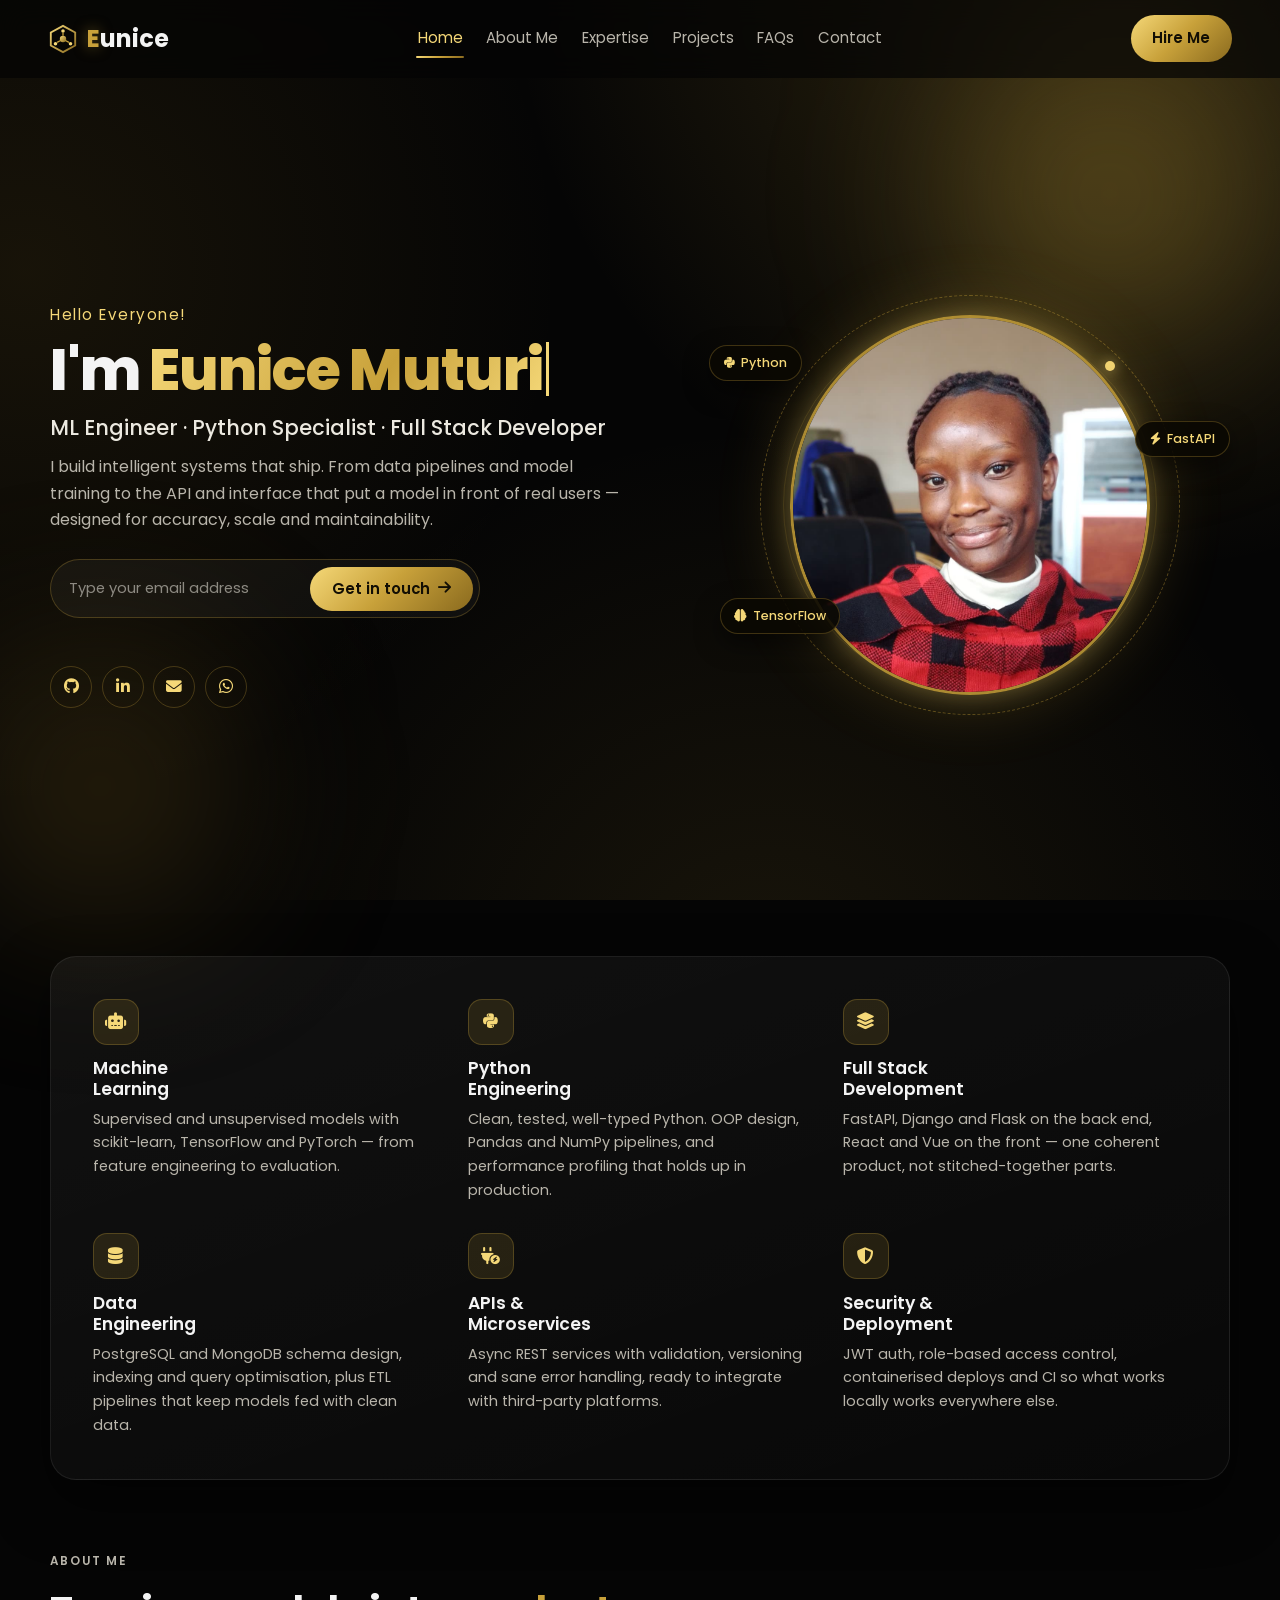
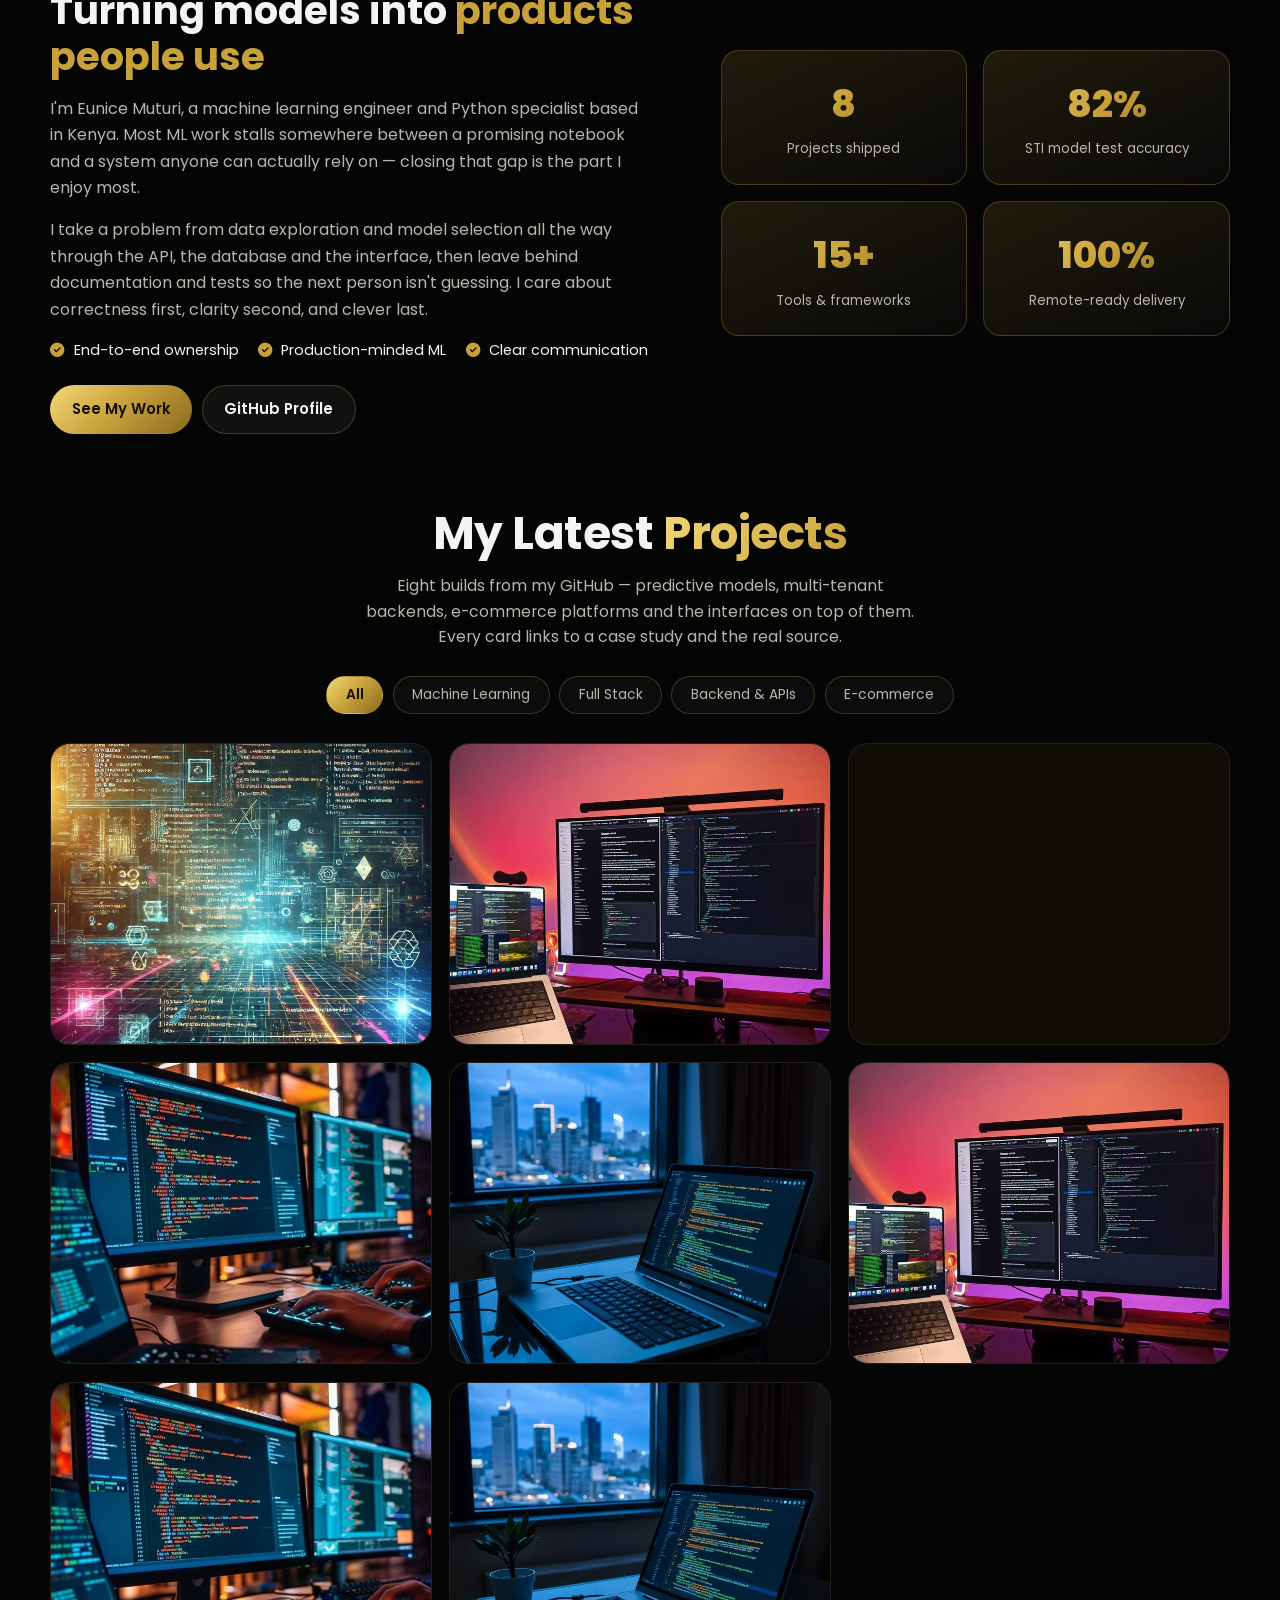
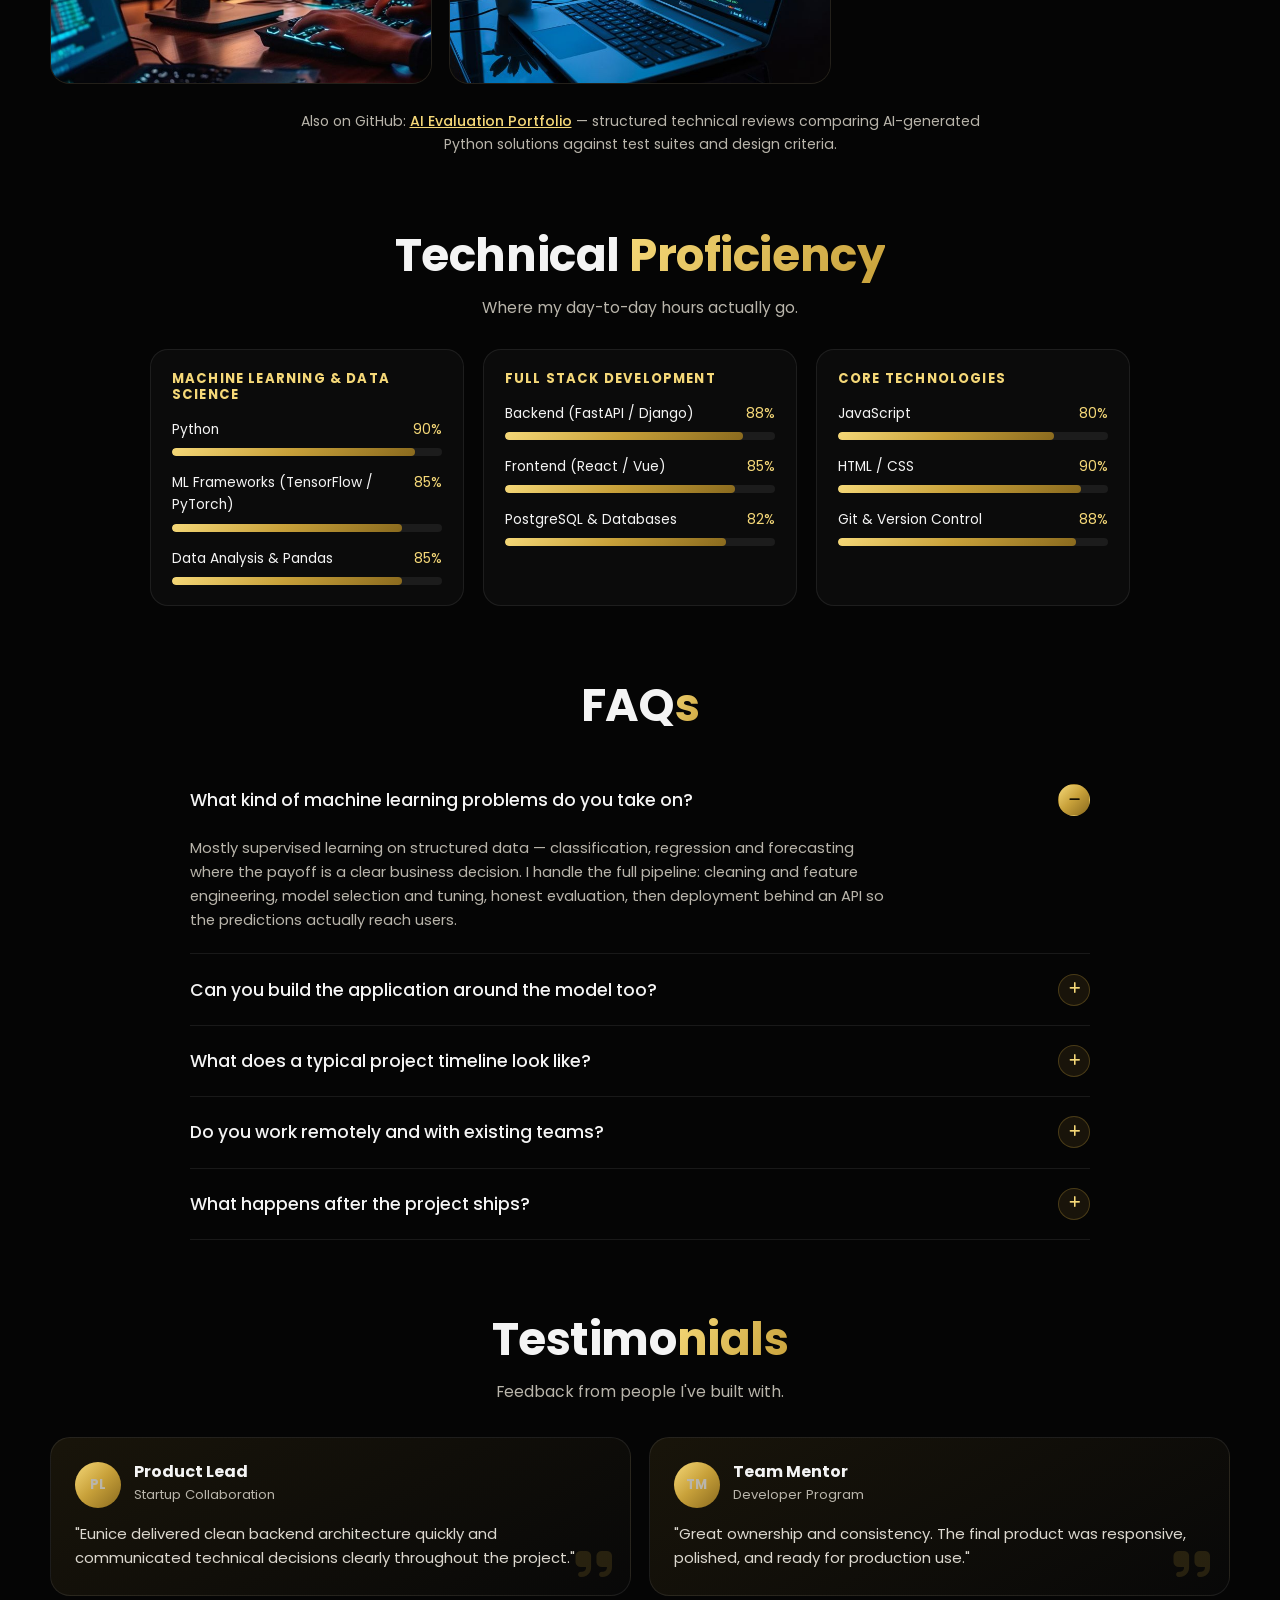
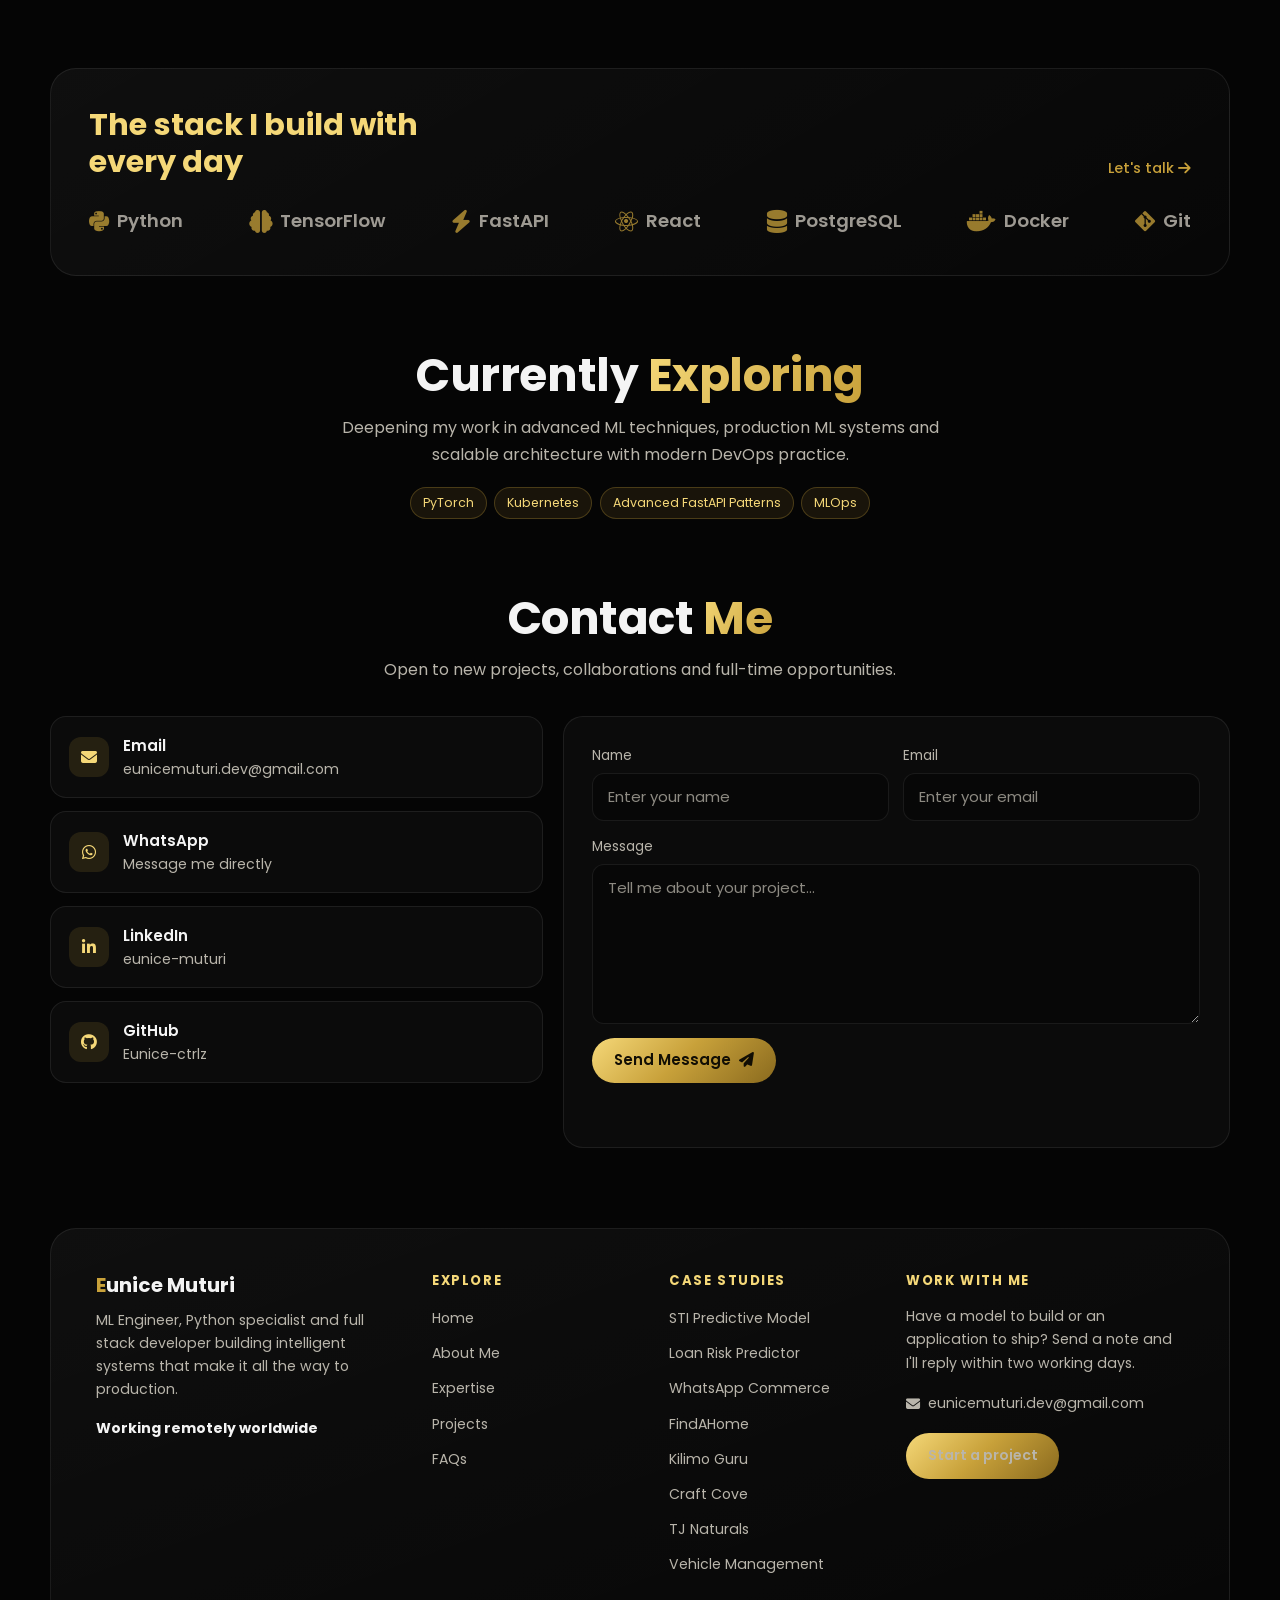
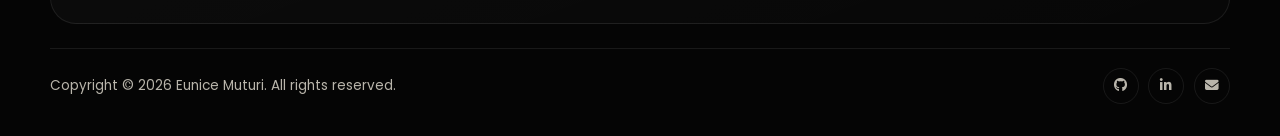
<file: index.html>
<!DOCTYPE html>
<html lang="en">
<head>
    <meta charset="UTF-8">
    <meta name="viewport" content="width=device-width, initial-scale=1.0">
    <meta name="description" content="Eunice Muturi is an ML Engineer, Python specialist and Full Stack Developer building intelligent, production-grade systems.">
    <meta name="theme-color" content="#050505">
    <meta property="og:title" content="Eunice Muturi | ML Engineer & Full Stack Developer">
    <meta property="og:description" content="Python specialist building intelligent ML systems and scalable full-stack applications.">
    <meta property="og:type" content="website">
    <meta property="og:image" content="images/logo.png">
    <meta property="og:url" content="/">
    <title>Eunice Muturi | ML Engineer & Full Stack Developer</title>
    <link rel="icon" type="image/png" href="images/logo.png">
    <link rel="preconnect" href="https://fonts.googleapis.com">
    <link rel="preconnect" href="https://fonts.gstatic.com" crossorigin>
    <link href="https://fonts.googleapis.com/css2?family=Poppins:wght@300;400;500;600;700;800&display=swap" rel="stylesheet">
    <link rel="stylesheet" href="styles.css">
    <link rel="stylesheet" href="https://cdnjs.cloudflare.com/ajax/libs/font-awesome/6.5.1/css/all.min.css">
</head>
<body>
    <a class="skip-link" href="#home">Skip to content</a>

    <header id="siteHeader">
        <a class="logo" href="#home">
            <span class="logo-mark" aria-hidden="true">
                <svg viewBox="0 0 32 32" width="30" height="30" role="img" aria-hidden="true">
                    <path d="M16 2 29 9v14L16 30 3 23V9z" fill="none" stroke="url(#lg)" stroke-width="2"/>
                    <circle cx="16" cy="16" r="3.4" fill="url(#lg)"/>
                    <circle cx="16" cy="7.5" r="1.9" fill="#f5d878"/>
                    <circle cx="24" cy="21" r="1.9" fill="#f5d878"/>
                    <circle cx="8" cy="21" r="1.9" fill="#f5d878"/>
                    <path d="M16 9.4v3.2M18.6 17.6 22.3 19.6M13.4 17.6 9.7 19.6" stroke="#c8a13a" stroke-width="1.4"/>
                    <defs>
                        <linearGradient id="lg" x1="0" y1="0" x2="1" y2="1">
                            <stop offset="0%" stop-color="#f5d878"/>
                            <stop offset="100%" stop-color="#8a6a1e"/>
                        </linearGradient>
                    </defs>
                </svg>
            </span>
            <span class="logo-text"><span>E</span>unice</span>
        </a>

        <button class="menu-toggle" id="menuToggle" type="button" aria-controls="primary-nav" aria-expanded="false" aria-label="Toggle navigation">
            <i class="fa-solid fa-bars"></i>
        </button>

        <nav id="primary-nav" aria-label="Primary">
            <div class="navbar">
                <a href="#home" class="active">Home</a>
                <a href="#about">About Me</a>
                <a href="#expertise">Expertise</a>
                <a href="#portfolio">Projects</a>
                <a href="#faq">FAQs</a>
                <a href="#contact">Contact</a>
            </div>
        </nav>

        <div class="header-actions">
            <a class="header-button" href="#contact">Hire Me</a>
        </div>
    </header>

    <main>
        <!-- ============ HERO ============ -->
        <section class="hero-section" id="home">
            <div class="glow glow-a" aria-hidden="true"></div>
            <div class="glow glow-b" aria-hidden="true"></div>

            <div class="hero-text">
                <p class="hello">Hello Everyone!</p>
                <h1>I'm <span class="typed" id="typed" aria-label="Eunice Muturi"></span><span class="caret" aria-hidden="true"></span></h1>
                <h2 class="hero-role">ML Engineer &middot; Python Specialist &middot; Full Stack Developer</h2>
                <p class="hero-copy">I build intelligent systems that ship. From data pipelines and model training to the API and interface that put a model in front of real users &mdash; designed for accuracy, scale and maintainability.</p>

                <form class="hero-form" id="heroForm" action="https://formspree.io/f/movwprgj" method="POST">
                    <label class="sr-only" for="heroEmail">Your email address</label>
                    <input type="email" id="heroEmail" name="email" placeholder="Type your email address" required>
                    <input type="hidden" name="message" value="Quick contact request from the portfolio hero form.">
                    <button type="submit" class="btn">Get in touch <i class="fa-solid fa-arrow-right" aria-hidden="true"></i></button>
                </form>
                <p class="hero-form-status" id="heroStatus" role="status" aria-live="polite"></p>

                <div class="social-icons">
                    <a href="https://github.com/Eunice-ctrlz" target="_blank" rel="noopener" aria-label="GitHub"><i class="fa-brands fa-github"></i></a>
                    <a href="https://www.linkedin.com/in/eunice-muturi-7023b6342/" target="_blank" rel="noopener" aria-label="LinkedIn"><i class="fa-brands fa-linkedin-in"></i></a>
                    <a href="mailto:eunicemuturi.dev@gmail.com" aria-label="Email"><i class="fa-solid fa-envelope"></i></a>
                    <a href="https://wa.me/254769609550" target="_blank" rel="noopener" aria-label="WhatsApp"><i class="fa-brands fa-whatsapp"></i></a>
                </div>
            </div>

            <div class="hero-image">
                <div class="hero-image-ring" aria-hidden="true"></div>
                <img src="images/logo.png" alt="Portrait of Eunice Muturi" width="380" height="380" fetchpriority="high" decoding="async">
                <span class="float-chip chip-1"><i class="fa-brands fa-python" aria-hidden="true"></i> Python</span>
                <span class="float-chip chip-2"><i class="fa-solid fa-brain" aria-hidden="true"></i> TensorFlow</span>
                <span class="float-chip chip-3"><i class="fa-solid fa-bolt" aria-hidden="true"></i> FastAPI</span>
                <span class="spark spark-1" aria-hidden="true"></span>
                <span class="spark spark-2" aria-hidden="true"></span>
            </div>
        </section>

        <!-- ============ EXPERTISE PANEL ============ -->
        <section class="expertise" id="expertise">
            <div class="expertise-panel">
                <article class="expertise-item">
                    <span class="expertise-icon"><i class="fa-solid fa-robot" aria-hidden="true"></i></span>
                    <h3>Machine<br>Learning</h3>
                    <p>Supervised and unsupervised models with scikit-learn, TensorFlow and PyTorch &mdash; from feature engineering to evaluation.</p>
                </article>
                <article class="expertise-item">
                    <span class="expertise-icon"><i class="fa-brands fa-python" aria-hidden="true"></i></span>
                    <h3>Python<br>Engineering</h3>
                    <p>Clean, tested, well-typed Python. OOP design, Pandas and NumPy pipelines, and performance profiling that holds up in production.</p>
                </article>
                <article class="expertise-item">
                    <span class="expertise-icon"><i class="fa-solid fa-layer-group" aria-hidden="true"></i></span>
                    <h3>Full Stack<br>Development</h3>
                    <p>FastAPI, Django and Flask on the back end, React and Vue on the front &mdash; one coherent product, not stitched-together parts.</p>
                </article>
                <article class="expertise-item">
                    <span class="expertise-icon"><i class="fa-solid fa-database" aria-hidden="true"></i></span>
                    <h3>Data<br>Engineering</h3>
                    <p>PostgreSQL and MongoDB schema design, indexing and query optimisation, plus ETL pipelines that keep models fed with clean data.</p>
                </article>
                <article class="expertise-item">
                    <span class="expertise-icon"><i class="fa-solid fa-plug-circle-bolt" aria-hidden="true"></i></span>
                    <h3>APIs &amp;<br>Microservices</h3>
                    <p>Async REST services with validation, versioning and sane error handling, ready to integrate with third-party platforms.</p>
                </article>
                <article class="expertise-item">
                    <span class="expertise-icon"><i class="fa-solid fa-shield-halved" aria-hidden="true"></i></span>
                    <h3>Security &amp;<br>Deployment</h3>
                    <p>JWT auth, role-based access control, containerised deploys and CI so what works locally works everywhere else.</p>
                </article>
            </div>
        </section>

        <!-- ============ ABOUT / STATS ============ -->
        <section class="about-section" id="about">
            <div class="about-copy">
                <p class="eyebrow">About Me</p>
                <h2>Turning models into <span>products people use</span></h2>
                <p>I'm Eunice Muturi, a machine learning engineer and Python specialist based in Kenya. Most ML work stalls somewhere between a promising notebook and a system anyone can actually rely on &mdash; closing that gap is the part I enjoy most.</p>
                <p>I take a problem from data exploration and model selection all the way through the API, the database and the interface, then leave behind documentation and tests so the next person isn't guessing. I care about correctness first, clarity second, and clever last.</p>
                <div class="about-points">
                    <span><i class="fa-solid fa-circle-check" aria-hidden="true"></i> End-to-end ownership</span>
                    <span><i class="fa-solid fa-circle-check" aria-hidden="true"></i> Production-minded ML</span>
                    <span><i class="fa-solid fa-circle-check" aria-hidden="true"></i> Clear communication</span>
                </div>
                <div class="button-row">
                    <a class="btn" href="#portfolio">See My Work</a>
                    <a class="btn btn-alt" href="https://github.com/Eunice-ctrlz" target="_blank" rel="noopener">GitHub Profile</a>
                </div>
            </div>

            <div class="stat-grid">
                <div class="stat-card"><strong data-count="8">8</strong><span>Projects shipped</span></div>
                <div class="stat-card"><strong data-count="82" data-suffix="%">82%</strong><span>STI model test accuracy</span></div>
                <div class="stat-card"><strong data-count="15" data-suffix="+">15+</strong><span>Tools &amp; frameworks</span></div>
                <div class="stat-card"><strong data-count="100" data-suffix="%">100%</strong><span>Remote-ready delivery</span></div>
            </div>
        </section>


        <!-- ============ PROJECTS ============ -->
        <section class="portfolio-section" id="portfolio">
            <h2 class="section-title">My Latest <span>Projects</span></h2>
            <p class="section-sub">Eight builds from my GitHub &mdash; predictive models, multi-tenant backends, e-commerce platforms and the interfaces on top of them. Every card links to a case study and the real source.</p>

            <div class="filter-row" role="group" aria-label="Filter projects">
                <button class="filter-btn active" type="button" data-filter="all" aria-pressed="true">All</button>
                <button class="filter-btn" type="button" data-filter="ml" aria-pressed="false">Machine Learning</button>
                <button class="filter-btn" type="button" data-filter="fullstack" aria-pressed="false">Full Stack</button>
                <button class="filter-btn" type="button" data-filter="backend" aria-pressed="false">Backend &amp; APIs</button>
                <button class="filter-btn" type="button" data-filter="commerce" aria-pressed="false">E-commerce</button>
            </div>

            <div class="project-grid" id="projectGrid">
                <article class="project-box" data-category="ml fullstack">
                    <img src="images/coding 1 (1).png" alt="STI Predictive Model project preview" width="400" height="300" loading="lazy" decoding="async">
                    <div class="project-content">
                        <span class="project-tag">Machine Learning</span>
                        <h3>STI Predictive Model</h3>
                        <p>Clinical risk-scoring platform: a Random Forest classifier served through a Django Ninja API, with a React dashboard, county heatmap and full audit trail.</p>
                        <div class="button-row">
                            <a class="btn" href="projects/sti-predictive-model.html">Case Study</a>
                            <a class="btn btn-alt" href="https://github.com/Eunice-ctrlz/STI-PREDICTIVE-MODEL" target="_blank" rel="noopener">Code</a>
                        </div>
                    </div>
                </article>

                <article class="project-box" data-category="ml">
                    <img src="images/coding 1 (2).png" alt="Loan Default Risk Predictor project preview" width="400" height="300" loading="lazy" decoding="async">
                    <div class="project-content">
                        <span class="project-tag">Machine Learning</span>
                        <h3>Loan Default Risk Predictor</h3>
                        <p>KNN and Naive Bayes trained side by side to classify Kenyan loan applicants into three risk bands, with cross-validated tuning and a Django interface.</p>
                        <div class="button-row">
                            <a class="btn" href="projects/loan-default-predictor.html">Case Study</a>
                            <a class="btn btn-alt" href="https://github.com/Eunice-ctrlz/Loan-predictor-model" target="_blank" rel="noopener">Code</a>
                        </div>
                    </div>
                </article>

                <article class="project-box" data-category="backend commerce">
                    <img src="images/coding 1 (4).png" alt="WhatsApp Commerce Platform project preview" width="400" height="300" loading="lazy" decoding="async">
                    <div class="project-content">
                        <span class="project-tag">Backend</span>
                        <h3>WhatsApp Commerce Platform</h3>
                        <p>Multi-tenant SaaS backend: 15 Django apps, JWT auth, Celery and Redis, M-Pesa Daraja and the WhatsApp Business API, with encrypted per-tenant credentials.</p>
                        <div class="button-row">
                            <a class="btn" href="projects/whatsapp-commerce-platform.html">Case Study</a>
                            <a class="btn btn-alt" href="https://github.com/Eunice-ctrlz/Whatsapp-ecommerce" target="_blank" rel="noopener">Code</a>
                        </div>
                    </div>
                </article>

                <article class="project-box" data-category="fullstack backend">
                    <img src="images/coding 1 (5).png" alt="FindAHome project preview" width="400" height="300" loading="lazy" decoding="async">
                    <div class="project-content">
                        <span class="project-tag">Full Stack</span>
                        <h3>FindAHome</h3>
                        <p>Real estate platform with four roles, admin verification gates and a fraud moderation queue. Django REST behind a React 19 and TypeScript front end.</p>
                        <div class="button-row">
                            <a class="btn" href="projects/find-a-home.html">Case Study</a>
                            <a class="btn btn-alt" href="https://github.com/Eunice-ctrlz/Find-a-home" target="_blank" rel="noopener">Code</a>
                        </div>
                    </div>
                </article>

                <article class="project-box" data-category="fullstack">
                    <img src="images/coding 1 (3).png" alt="Kilimo Guru project preview" width="400" height="300" loading="lazy" decoding="async">
                    <div class="project-content">
                        <span class="project-tag">Full Stack</span>
                        <h3>Kilimo Guru</h3>
                        <p>Smart agriculture platform for Kenyan farmers: crop records, weather alerts, a produce marketplace, M-Pesa payments and an offline-capable PWA.</p>
                        <div class="button-row">
                            <a class="btn" href="projects/kilimo-guru.html">Case Study</a>
                            <a class="btn btn-alt" href="https://github.com/Eunice-ctrlz/KILIMOGURU" target="_blank" rel="noopener">Code</a>
                        </div>
                    </div>
                </article>

                

                <article class="project-box" data-category="commerce fullstack">
                    <img src="images/coding 1 (2).png" alt="Craft Cove project preview" width="400" height="300" loading="lazy" decoding="async">
                    <div class="project-content">
                        <span class="project-tag">E-commerce</span>
                        <h3>Craft Cove</h3>
                        <p>Django marketplace for handmade goods: categories, reviews, wishlists, a cart that survives login, and reserved stock released when a payment fails.</p>
                        <div class="button-row">
                            <a class="btn" href="projects/craft-cove.html">Case Study</a>
                            <a class="btn btn-alt" href="https://github.com/Eunice-ctrlz/Craft-Cove" target="_blank" rel="noopener">Code</a>
                        </div>
                    </div>
                </article>

                <article class="project-box" data-category="commerce fullstack">
                    <img src="images/coding 1 (5).png" alt="TJ Naturals project preview" width="400" height="300" loading="lazy" decoding="async">
                    <div class="project-content">
                        <span class="project-tag">E-commerce</span>
                        <h3>TJ Naturals</h3>
                        <p>Skincare store with nested categories, SKU-level inventory and low-stock thresholds, zone-based shipping rates and a support chatbot, on Docker Compose.</p>
                        <div class="button-row">
                            <a class="btn" href="projects/tj-naturals.html">Case Study</a>
                            <a class="btn btn-alt" href="https://github.com/Eunice-ctrlz/Tj-Naturals" target="_blank" rel="noopener">Code</a>
                        </div>
                    </div>
                </article>

                <article class="project-box" data-category="fullstack">
                    <img src="images/coding 1 (3).png" alt="Vehicle Management project preview" width="400" height="300" loading="lazy" decoding="async">
                    <div class="project-content">
                        <span class="project-tag">Full Stack</span>
                        <h3>Vehicle Management</h3>
                        <p>Car hire platform with role-separated accounts, date-range bookings, generated booking references and automatic duration-based pricing.</p>
                        <div class="button-row">
                            <a class="btn" href="projects/vehicle-management.html">Case Study</a>
                            <a class="btn btn-alt" href="https://github.com/Eunice-ctrlz/Vehicle-Management" target="_blank" rel="noopener">Code</a>
                        </div>
                    </div>
                </article>
            </div>
            <p class="filter-empty" id="filterEmpty" hidden>No projects in this category yet.</p>

            <p class="portfolio-more">Also on GitHub: <a href="https://github.com/Eunice-ctrlz/AI-EVALUATION" target="_blank" rel="noopener">AI Evaluation Portfolio</a> &mdash; structured technical reviews comparing AI-generated Python solutions against test suites and design criteria.</p>
        </section>

        <!-- ============ SKILLS ============ -->
        <section class="skills-section" id="skills">
            <h2 class="section-title">Technical <span>Proficiency</span></h2>
            <p class="section-sub">Where my day-to-day hours actually go.</p>

            <div class="skills-wrapper">
                <div class="skill-category">
                    <h3>Machine Learning &amp; Data Science</h3>
                    <div class="bar">
                        <div class="bar-name"><span>Python</span><span class="bar-percent">90%</span></div>
                        <div class="progress-bar"><span class="python"></span></div>
                    </div>
                    <div class="bar">
                        <div class="bar-name"><span>ML Frameworks (TensorFlow / PyTorch)</span><span class="bar-percent">85%</span></div>
                        <div class="progress-bar"><span class="ml"></span></div>
                    </div>
                    <div class="bar">
                        <div class="bar-name"><span>Data Analysis &amp; Pandas</span><span class="bar-percent">85%</span></div>
                        <div class="progress-bar"><span class="data"></span></div>
                    </div>
                </div>

                <div class="skill-category">
                    <h3>Full Stack Development</h3>
                    <div class="bar">
                        <div class="bar-name"><span>Backend (FastAPI / Django)</span><span class="bar-percent">88%</span></div>
                        <div class="progress-bar"><span class="backend"></span></div>
                    </div>
                    <div class="bar">
                        <div class="bar-name"><span>Frontend (React / Vue)</span><span class="bar-percent">85%</span></div>
                        <div class="progress-bar"><span class="frontend"></span></div>
                    </div>
                    <div class="bar">
                        <div class="bar-name"><span>PostgreSQL &amp; Databases</span><span class="bar-percent">82%</span></div>
                        <div class="progress-bar"><span class="database"></span></div>
                    </div>
                </div>

                <div class="skill-category">
                    <h3>Core Technologies</h3>
                    <div class="bar">
                        <div class="bar-name"><span>JavaScript</span><span class="bar-percent">80%</span></div>
                        <div class="progress-bar"><span class="javascript"></span></div>
                    </div>
                    <div class="bar">
                        <div class="bar-name"><span>HTML / CSS</span><span class="bar-percent">90%</span></div>
                        <div class="progress-bar"><span class="html"></span></div>
                    </div>
                    <div class="bar">
                        <div class="bar-name"><span>Git &amp; Version Control</span><span class="bar-percent">88%</span></div>
                        <div class="progress-bar"><span class="git"></span></div>
                    </div>
                </div>
            </div>
        </section>

        <!-- ============ FAQ ============ -->
        <section class="faq-section" id="faq">
            <h2 class="section-title">FAQ<span>s</span></h2>

            <div class="faq-list">
                <div class="faq-item open">
                    <button class="faq-question" type="button" aria-expanded="true">
                        <span>What kind of machine learning problems do you take on?</span>
                        <i class="fa-solid fa-minus" aria-hidden="true"></i>
                    </button>
                    <div class="faq-answer">
                        <p>Mostly supervised learning on structured data &mdash; classification, regression and forecasting where the payoff is a clear business decision. I handle the full pipeline: cleaning and feature engineering, model selection and tuning, honest evaluation, then deployment behind an API so the predictions actually reach users.</p>
                    </div>
                </div>

                <div class="faq-item">
                    <button class="faq-question" type="button" aria-expanded="false">
                        <span>Can you build the application around the model too?</span>
                        <i class="fa-solid fa-plus" aria-hidden="true"></i>
                    </button>
                    <div class="faq-answer">
                        <p>Yes &mdash; that's the reason I work full stack. I build the FastAPI or Django service, design the PostgreSQL schema behind it, and put a React or Vue interface on top. You get one system from one person, instead of coordinating hand-offs between three.</p>
                    </div>
                </div>

                <div class="faq-item">
                    <button class="faq-question" type="button" aria-expanded="false">
                        <span>What does a typical project timeline look like?</span>
                        <i class="fa-solid fa-plus" aria-hidden="true"></i>
                    </button>
                    <div class="faq-answer">
                        <p>A focused model or API usually lands in two to three weeks. A full application with an ML component runs closer to six to eight. I scope it properly after the first call rather than guessing, and I share progress in weekly increments you can actually run.</p>
                    </div>
                </div>

                <div class="faq-item">
                    <button class="faq-question" type="button" aria-expanded="false">
                        <span>Do you work remotely and with existing teams?</span>
                        <i class="fa-solid fa-plus" aria-hidden="true"></i>
                    </button>
                    <div class="faq-answer">
                        <p>Remote by default and comfortable joining an existing codebase, repo conventions and review process. I write code meant to be read by other people &mdash; typed, tested and documented &mdash; so onboarding your team onto it is part of the delivery, not an afterthought.</p>
                    </div>
                </div>

                <div class="faq-item">
                    <button class="faq-question" type="button" aria-expanded="false">
                        <span>What happens after the project ships?</span>
                        <i class="fa-solid fa-plus" aria-hidden="true"></i>
                    </button>
                    <div class="faq-answer">
                        <p>You keep the source, the documentation and a recorded walkthrough. Models drift, so I offer a retainer for monitoring, retraining and new features &mdash; but it's optional, and nothing is built in a way that locks you into me.</p>
                    </div>
                </div>
            </div>
        </section>

        <!-- ============ TESTIMONIALS ============ -->
        <section class="testimonials" id="testimonials">
            <h2 class="section-title">Testimo<span>nials</span></h2>
            <p class="section-sub">Feedback from people I've built with.</p>

            <div class="testimonials-grid">
                <article class="testimonial-card">
                    <div class="testimonial-head">
                        <span class="avatar">PL</span>
                        <div>
                            <h3>Product Lead</h3>
                            <span>Startup Collaboration</span>
                        </div>
                    </div>
                    <p>"Eunice delivered clean backend architecture quickly and communicated technical decisions clearly throughout the project."</p>
                    <i class="fa-solid fa-quote-right quote-mark" aria-hidden="true"></i>
                </article>

                <article class="testimonial-card">
                    <div class="testimonial-head">
                        <span class="avatar">TM</span>
                        <div>
                            <h3>Team Mentor</h3>
                            <span>Developer Program</span>
                        </div>
                    </div>
                    <p>"Great ownership and consistency. The final product was responsive, polished, and ready for production use."</p>
                    <i class="fa-solid fa-quote-right quote-mark" aria-hidden="true"></i>
                </article>
            </div>
        </section>

        <!-- ============ STACK STRIP ============ -->
        <section class="stack-section" id="stack">
            <div class="stack-head">
                <h2>The stack I build with<br>every day</h2>
                <a class="stack-link" href="#contact">Let's talk <i class="fa-solid fa-arrow-right" aria-hidden="true"></i></a>
            </div>
            <div class="stack-logos">
                <span><i class="fa-brands fa-python" aria-hidden="true"></i> Python</span>
                <span><i class="fa-solid fa-brain" aria-hidden="true"></i> TensorFlow</span>
                <span><i class="fa-solid fa-bolt" aria-hidden="true"></i> FastAPI</span>
                <span><i class="fa-brands fa-react" aria-hidden="true"></i> React</span>
                <span><i class="fa-solid fa-database" aria-hidden="true"></i> PostgreSQL</span>
                <span><i class="fa-brands fa-docker" aria-hidden="true"></i> Docker</span>
                <span><i class="fa-brands fa-git-alt" aria-hidden="true"></i> Git</span>
            </div>
        </section>

        <!-- ============ CURRENTLY ============ -->
        <section class="now-section" id="now">
            <h2 class="section-title">Currently <span>Exploring</span></h2>
            <p>Deepening my work in advanced ML techniques, production ML systems and scalable architecture with modern DevOps practice.</p>
            <div class="tech-badges">
                <span>PyTorch</span>
                <span>Kubernetes</span>
                <span>Advanced FastAPI Patterns</span>
                <span>MLOps</span>
            </div>
        </section>

        <!-- ============ CONTACT ============ -->
        <section class="contact" id="contact">
            <h2 class="section-title">Contact <span>Me</span></h2>
            <p class="availability">Open to new projects, collaborations and full-time opportunities.</p>

            <div class="contact-grid">
                <div class="contact-info">
                    <a class="contact-line" href="mailto:eunicemuturi.dev@gmail.com">
                        <i class="fa-solid fa-envelope" aria-hidden="true"></i>
                        <span><strong>Email</strong>eunicemuturi.dev@gmail.com</span>
                    </a>
                    <a class="contact-line" href="https://wa.me/254769609550" target="_blank" rel="noopener">
                        <i class="fa-brands fa-whatsapp" aria-hidden="true"></i>
                        <span><strong>WhatsApp</strong>Message me directly</span>
                    </a>
                    <a class="contact-line" href="https://www.linkedin.com/in/eunice-muturi-7023b6342/" target="_blank" rel="noopener">
                        <i class="fa-brands fa-linkedin-in" aria-hidden="true"></i>
                        <span><strong>LinkedIn</strong>eunice-muturi</span>
                    </a>
                    <a class="contact-line" href="https://github.com/Eunice-ctrlz" target="_blank" rel="noopener">
                        <i class="fa-brands fa-github" aria-hidden="true"></i>
                        <span><strong>GitHub</strong>Eunice-ctrlz</span>
                    </a>
                </div>

                <form id="contactForm" action="https://formspree.io/f/movwprgj" method="POST">
                    <div class="field-row">
                        <div class="field">
                            <label for="name">Name</label>
                            <input type="text" id="name" name="name" placeholder="Enter your name" required>
                        </div>
                        <div class="field">
                            <label for="email">Email</label>
                            <input type="email" id="email" name="email" placeholder="Enter your email" required>
                        </div>
                    </div>
                    <div class="field">
                        <label for="message">Message</label>
                        <textarea id="message" name="message" placeholder="Tell me about your project..." required></textarea>
                    </div>
                    <button type="submit" class="btn">Send Message <i class="fa-solid fa-paper-plane" aria-hidden="true"></i></button>
                    <p id="formStatus" class="form-status" role="status" aria-live="polite"></p>
                </form>
            </div>
        </section>
    </main>

    <footer>
        <div class="footer-panel">
            <div class="footer-brand">
                <h3><span>E</span>unice Muturi</h3>
                <p>ML Engineer, Python specialist and full stack developer building intelligent systems that make it all the way to production.</p>
                <p class="footer-location"><strong>Working remotely worldwide</strong></p>
            </div>

            <div class="footer-col">
                <h4>Explore</h4>
                <ul>
                    <li><a href="#home">Home</a></li>
                    <li><a href="#about">About Me</a></li>
                    <li><a href="#expertise">Expertise</a></li>
                    <li><a href="#portfolio">Projects</a></li>
                    <li><a href="#faq">FAQs</a></li>
                </ul>
            </div>

            <div class="footer-col">
                <h4>Case Studies</h4>
                <ul>
                    <li><a href="projects/sti-predictive-model.html">STI Predictive Model</a></li>
                    <li><a href="projects/loan-default-predictor.html">Loan Risk Predictor</a></li>
                    <li><a href="projects/whatsapp-commerce-platform.html">WhatsApp Commerce</a></li>
                    <li><a href="projects/find-a-home.html">FindAHome</a></li>
                    <li><a href="projects/kilimo-guru.html">Kilimo Guru</a></li>
                    <li><a href="projects/craft-cove.html">Craft Cove</a></li>
                    <li><a href="projects/tj-naturals.html">TJ Naturals</a></li>
                    <li><a href="projects/vehicle-management.html">Vehicle Management</a></li>
                </ul>
            </div>

            <div class="footer-col footer-contact">
                <h4>Work With Me</h4>
                <p>Have a model to build or an application to ship? Send a note and I'll reply within two working days.</p>
                <a class="footer-mail" href="mailto:eunicemuturi.dev@gmail.com"><i class="fa-solid fa-envelope" aria-hidden="true"></i> eunicemuturi.dev@gmail.com</a>
                <a class="btn" href="#contact">Start a project</a>
            </div>
        </div>

        <div class="footer-bottom">
            <p>Copyright &copy; <span id="year"></span> Eunice Muturi. All rights reserved.</p>
            <div class="footer-socials">
                <a href="https://github.com/Eunice-ctrlz" aria-label="GitHub" target="_blank" rel="noopener"><i class="fa-brands fa-github"></i></a>
                <a href="https://www.linkedin.com/in/eunice-muturi-7023b6342/" aria-label="LinkedIn" target="_blank" rel="noopener"><i class="fa-brands fa-linkedin-in"></i></a>
                <a href="mailto:eunicemuturi.dev@gmail.com" aria-label="Email"><i class="fa-solid fa-envelope"></i></a>
            </div>
        </div>
    </footer>

    <a class="to-top" href="#home" id="toTop" aria-label="Back to top"><i class="fa-solid fa-arrow-up" aria-hidden="true"></i></a>

    <script>
        /* ---------- Navigation ---------- */
        const header = document.getElementById("siteHeader");
        const menuToggle = document.getElementById("menuToggle");
        const navLinks = document.querySelectorAll(".navbar a");

        const closeMenu = () => {
            header.classList.remove("open");
            menuToggle.setAttribute("aria-expanded", "false");
        };

        menuToggle.addEventListener("click", () => {
            const isOpen = header.classList.toggle("open");
            menuToggle.setAttribute("aria-expanded", String(isOpen));
        });

        navLinks.forEach((link) => link.addEventListener("click", closeMenu));

        document.addEventListener("click", (event) => {
            if (!header.classList.contains("open")) return;
            if (!header.contains(event.target)) closeMenu();
        });

        document.addEventListener("keydown", (event) => {
            if (event.key === "Escape") closeMenu();
        });

        /* ---------- Header shrink + back to top ---------- */
        const toTop = document.getElementById("toTop");
        const onScroll = () => {
            const y = window.scrollY;
            header.classList.toggle("scrolled", y > 40);
            toTop.classList.toggle("visible", y > 600);
        };
        window.addEventListener("scroll", onScroll, { passive: true });
        onScroll();

        /* ---------- Active link on scroll ---------- */
        const sections = [...document.querySelectorAll("main section[id]")];
        const linkFor = (id) => document.querySelector(`.navbar a[href="#${id}"]`);

        const navObserver = new IntersectionObserver((entries) => {
            entries.forEach((entry) => {
                const link = linkFor(entry.target.id);
                if (!link) return;
                if (entry.isIntersecting) {
                    navLinks.forEach((a) => a.classList.remove("active"));
                    link.classList.add("active");
                }
            });
        }, { rootMargin: "-45% 0px -50% 0px" });

        sections.forEach((section) => navObserver.observe(section));

        /* ---------- Hero typing effect ---------- */
        const typedNode = document.getElementById("typed");
        const words = ["Eunice Muturi", "an ML Engineer", "a Python Specialist", "a Full Stack Dev"];
        const reduceMotion = window.matchMedia("(prefers-reduced-motion: reduce)").matches;

        if (reduceMotion) {
            typedNode.textContent = words[0];
        } else {
            let wordIndex = 0;
            let charIndex = 0;
            let deleting = false;

            const type = () => {
                const word = words[wordIndex];
                charIndex += deleting ? -1 : 1;
                typedNode.textContent = word.slice(0, charIndex);

                let delay = deleting ? 55 : 110;
                if (!deleting && charIndex === word.length) {
                    delay = 1800;
                    deleting = true;
                } else if (deleting && charIndex === 0) {
                    deleting = false;
                    wordIndex = (wordIndex + 1) % words.length;
                    delay = 350;
                }
                setTimeout(type, delay);
            };
            type();
        }

        /* ---------- Reveal on scroll ---------- */
        const revealTargets = document.querySelectorAll(
            ".expertise-item, .project-box, .package-card, .testimonial-card, .stat-card, .faq-item, .featured-card, .about-copy, .skill-category, .contact-grid > *"
        );
        revealTargets.forEach((el) => el.classList.add("reveal"));

        const revealObserver = new IntersectionObserver((entries) => {
            entries.forEach((entry) => {
                if (!entry.isIntersecting) return;
                entry.target.classList.add("visible");
                revealObserver.unobserve(entry.target);
            });
        }, { threshold: 0.15 });

        revealTargets.forEach((el) => revealObserver.observe(el));

        /* ---------- Skill bars ---------- */
        const skillObserver = new IntersectionObserver((entries) => {
            entries.forEach((entry) => {
                if (!entry.isIntersecting) return;
                entry.target.querySelectorAll(".progress-bar span").forEach((span) => span.classList.add("animate"));
                skillObserver.unobserve(entry.target);
            });
        }, { threshold: 0.35 });

        const skillsSection = document.querySelector("#skills");
        if (skillsSection) skillObserver.observe(skillsSection);

        /* ---------- Animated counters ---------- */
        /* Values are already correct in the markup, so they survive JS being off,
           slow or blocked. This only replays them as an animation. */
        const counters = document.querySelectorAll(".stat-card strong");
        const countObserver = new IntersectionObserver((entries) => {
            entries.forEach((entry) => {
                if (!entry.isIntersecting) return;
                const node = entry.target;
                const target = Number(node.dataset.count);
                const suffix = node.dataset.suffix || "";
                const duration = 1200;
                const start = performance.now();

                const step = (now) => {
                    const progress = Math.min((now - start) / duration, 1);
                    node.textContent = Math.round(target * progress) + suffix;
                    if (progress < 1) requestAnimationFrame(step);
                };
                requestAnimationFrame(step);
                countObserver.unobserve(node);
            });
        }, { threshold: 0.5 });

        if (!reduceMotion) counters.forEach((node) => countObserver.observe(node));

        /* ---------- Project filtering ---------- */
        const filterButtons = document.querySelectorAll(".filter-btn");
        const projectCards = document.querySelectorAll("#projectGrid .project-box");
        const filterEmpty = document.getElementById("filterEmpty");

        filterButtons.forEach((button) => {
            button.addEventListener("click", () => {
                filterButtons.forEach((b) => {
                    b.classList.remove("active");
                    b.setAttribute("aria-pressed", "false");
                });
                button.classList.add("active");
                button.setAttribute("aria-pressed", "true");

                const filter = button.dataset.filter;
                let shown = 0;

                projectCards.forEach((card) => {
                    const categories = card.dataset.category.split(" ");
                    const match = filter === "all" || categories.includes(filter);
                    card.hidden = !match;
                    if (match) shown += 1;
                });

                filterEmpty.hidden = shown > 0;
            });
        });

        /* ---------- FAQ accordion ---------- */
        document.querySelectorAll(".faq-question").forEach((question) => {
            question.addEventListener("click", () => {
                const item = question.parentElement;
                const isOpen = item.classList.contains("open");

                document.querySelectorAll(".faq-item").forEach((other) => {
                    other.classList.remove("open");
                    const btn = other.querySelector(".faq-question");
                    btn.setAttribute("aria-expanded", "false");
                    btn.querySelector("i").className = "fa-solid fa-plus";
                });

                if (!isOpen) {
                    item.classList.add("open");
                    question.setAttribute("aria-expanded", "true");
                    question.querySelector("i").className = "fa-solid fa-minus";
                }
            });
        });

        /* ---------- Forms ---------- */
        const sendForm = async (form, statusNode, successMessage) => {
            statusNode.textContent = "Sending your message...";
            statusNode.classList.remove("error");

            try {
                const response = await fetch(form.action, {
                    method: "POST",
                    body: new FormData(form),
                    headers: { "Accept": "application/json" }
                });

                if (!response.ok) throw new Error("submit failed");

                form.reset();
                statusNode.textContent = successMessage;
            } catch (error) {
                statusNode.textContent = "Something went wrong. Please email me directly.";
                statusNode.classList.add("error");
            }
        };

        const contactForm = document.getElementById("contactForm");
        const formStatus = document.getElementById("formStatus");
        contactForm.addEventListener("submit", (event) => {
            event.preventDefault();
            sendForm(contactForm, formStatus, "Thanks, your message was sent successfully.");
        });

        const heroForm = document.getElementById("heroForm");
        const heroStatus = document.getElementById("heroStatus");
        heroForm.addEventListener("submit", (event) => {
            event.preventDefault();
            sendForm(heroForm, heroStatus, "Got it, I'll be in touch shortly.");
        });

        /* ---------- Year ---------- */
        document.getElementById("year").textContent = new Date().getFullYear();
    </script>
</body>
</html>
</file>
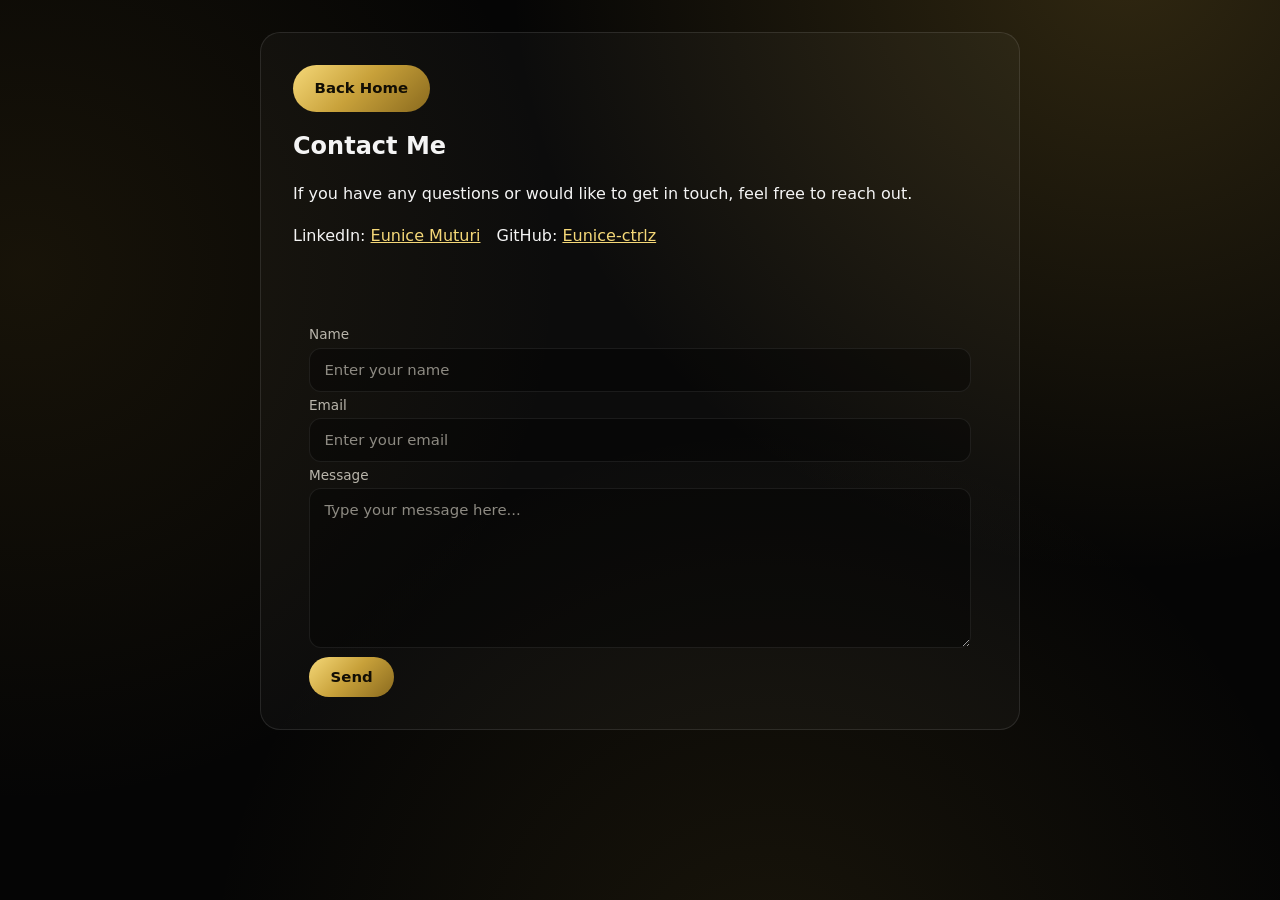
<file: contact.html>
<!DOCTYPE html>
<html lang="en">
<head>
    <meta charset="UTF-8">
    <meta name="viewport" content="width=device-width, initial-scale=1.0">
    <title>Reach Out</title>
    <link rel="stylesheet" href="styles.css">
</head>
<body>
    <main class="contact-page">
        <section class="card">
            <a class="btn" href="index.html">Back Home</a>
            <h1>Contact Me</h1>
            <p>If you have any questions or would like to get in touch, feel free to reach out.</p>

            <div class="link-row">
                <span>LinkedIn: <a href="https://www.linkedin.com/in/eunice-muturi-7023b6342">Eunice Muturi</a></span>
                <span>GitHub: <a href="https://github.com/Eunice-ctrlz">Eunice-ctrlz</a></span>
            </div>

            <form action="https://formspree.io/f/movwprgj" method="POST" class="contact">
                <label for="name">Name</label>
                <input type="text" id="name" name="name" placeholder="Enter your name" required>

                <label for="email">Email</label>
                <input type="email" id="email" name="email" placeholder="Enter your email" required>

                <label for="message">Message</label>
                <textarea id="message" name="message" placeholder="Type your message here..." required></textarea>

                <button type="submit" class="btn">Send</button>
            </form>
        </section>
    </main>
</body>
</html>
</file>
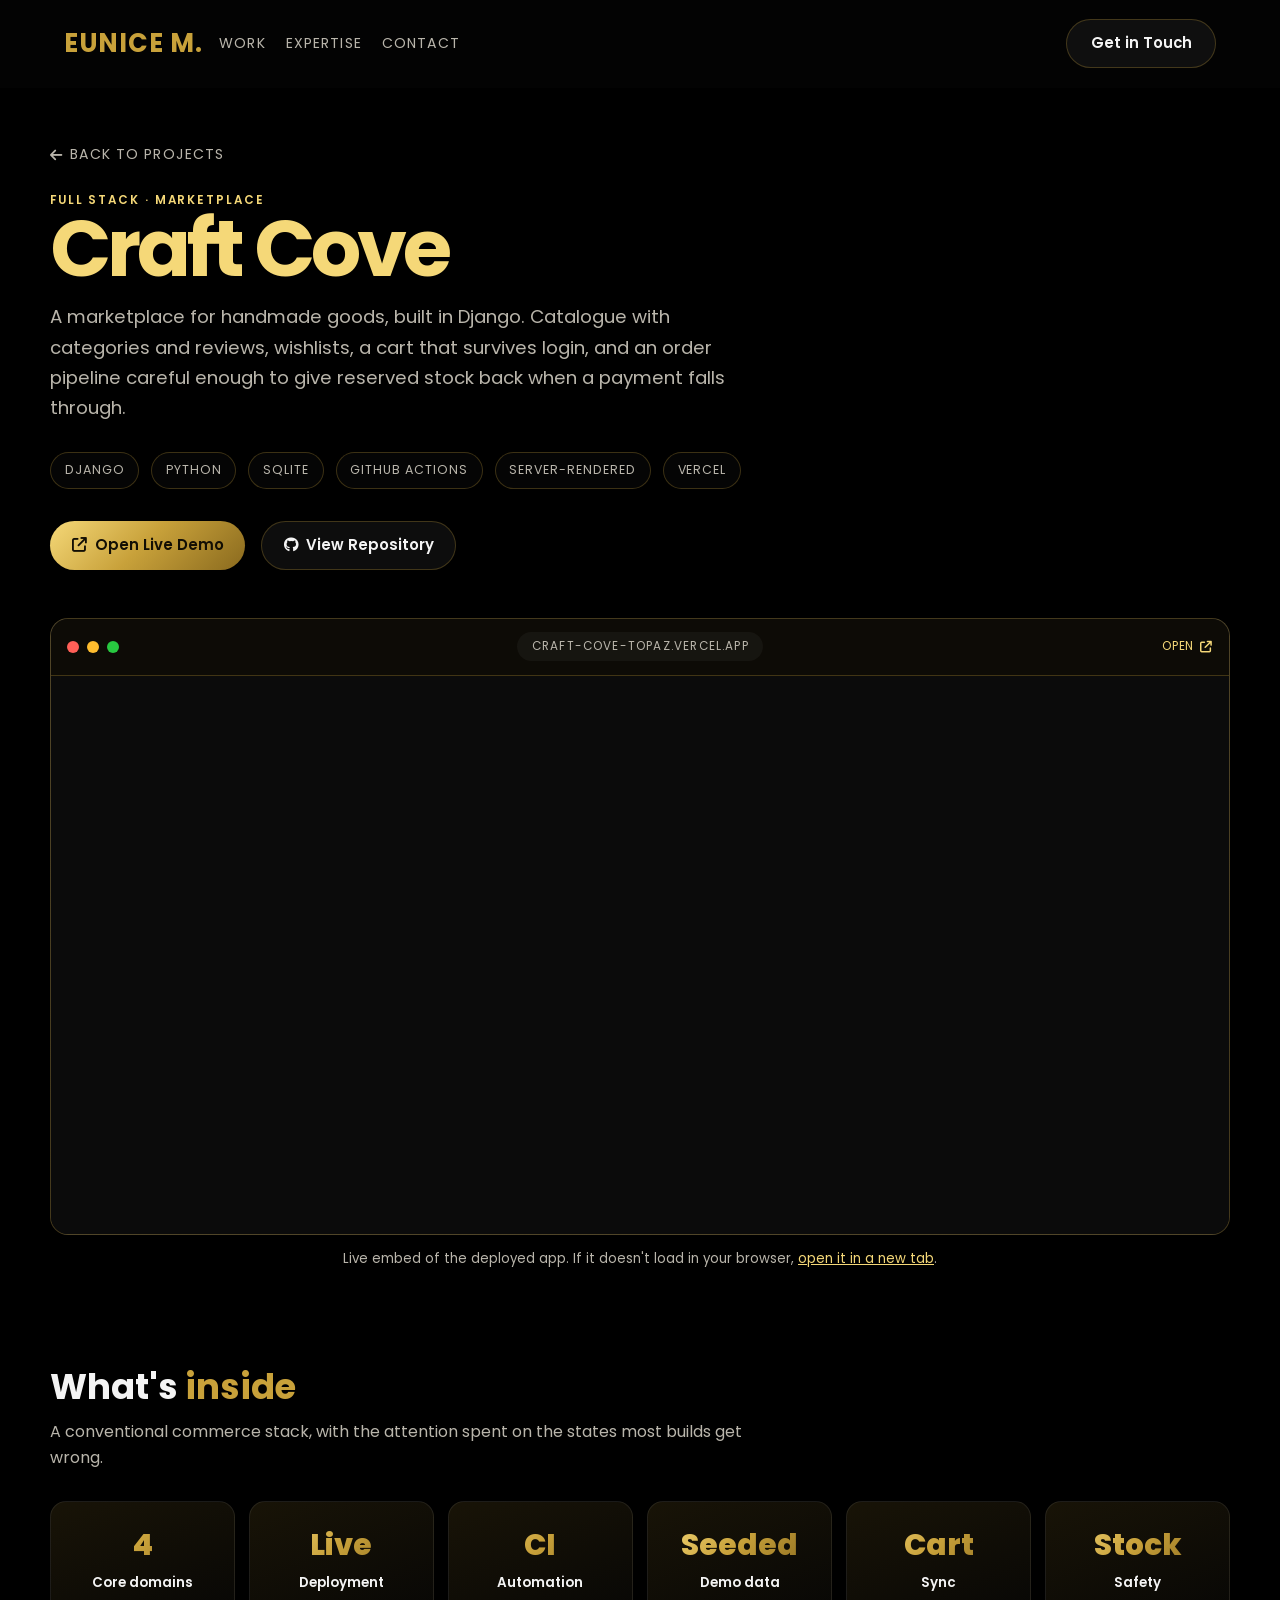
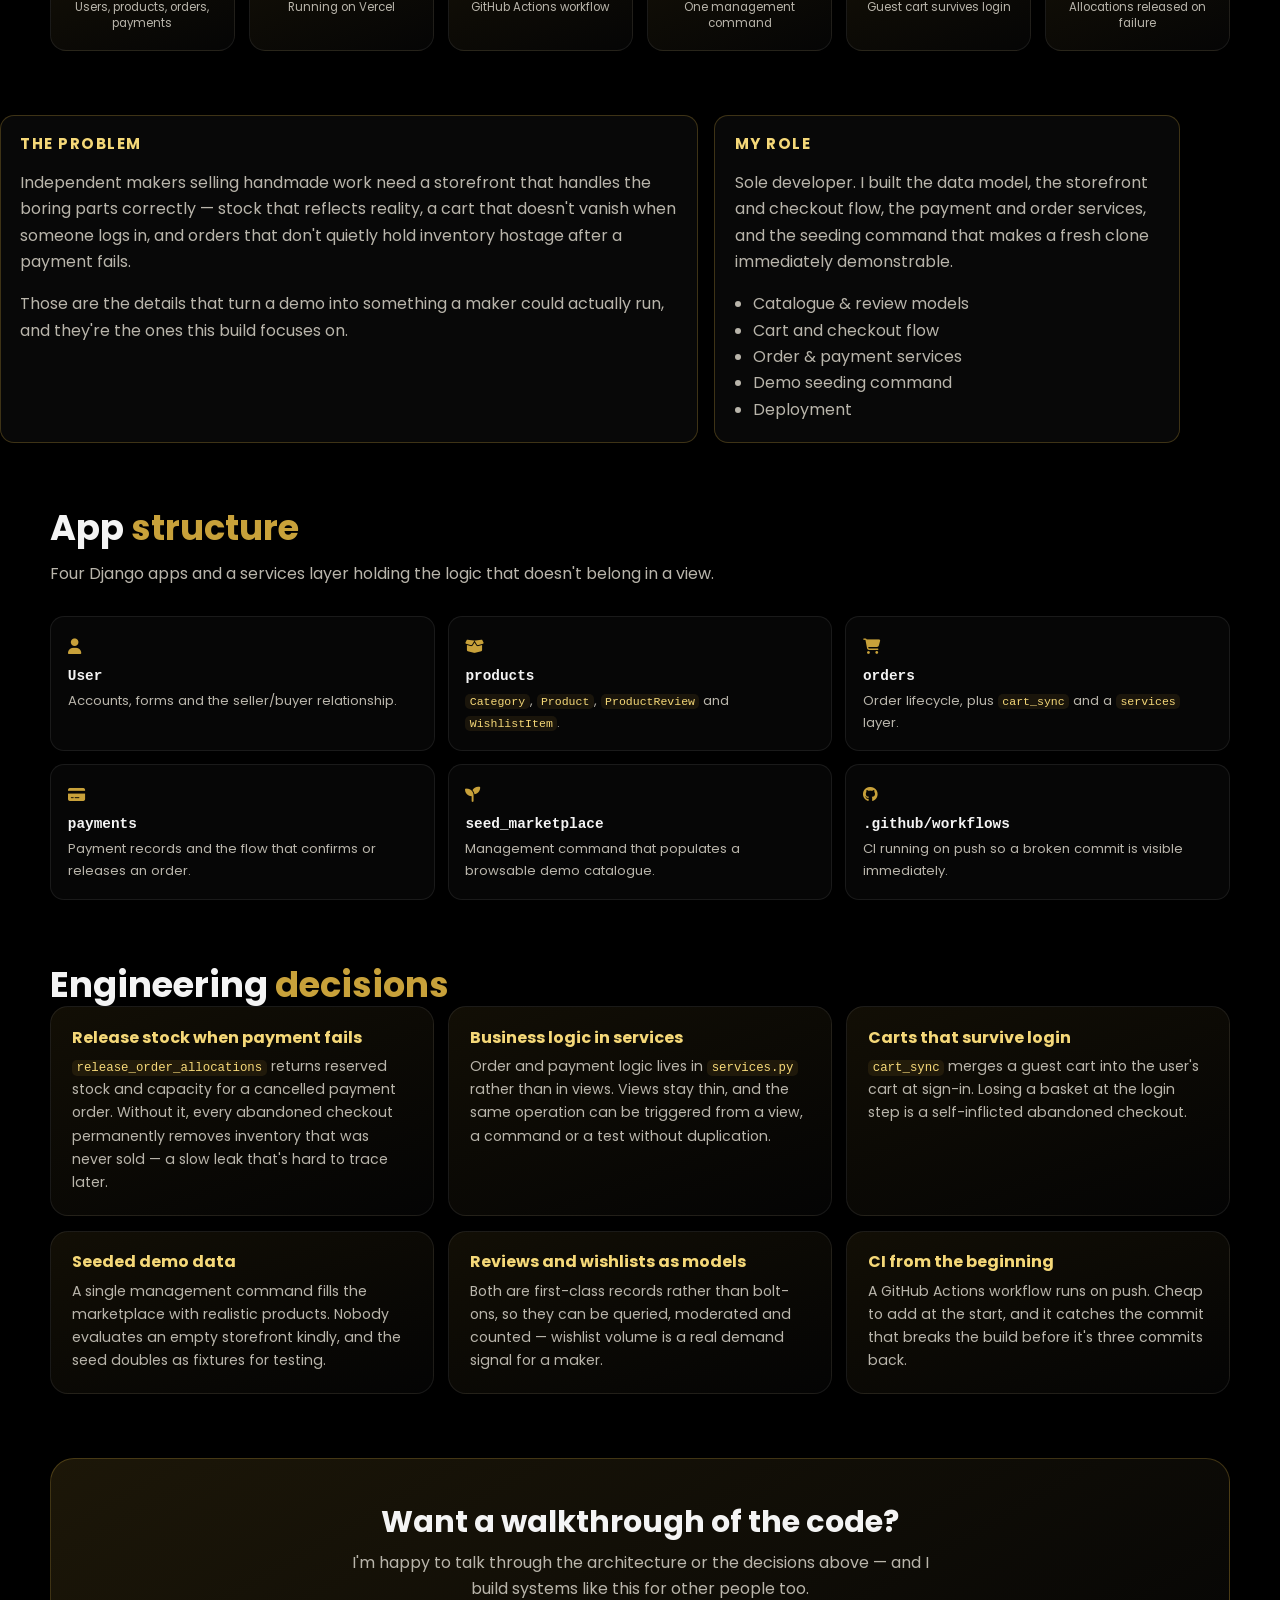
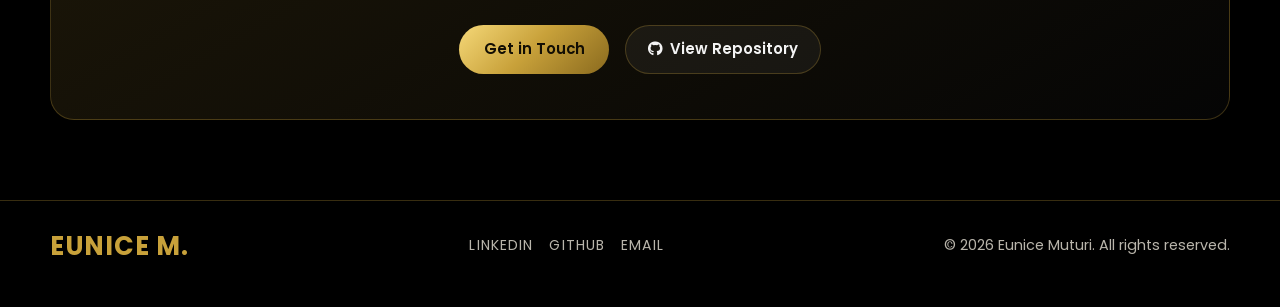
<file: projects/craft-cove.html>
<!DOCTYPE html>
<html lang="en">
<head>
    <meta charset="UTF-8">
    <meta name="viewport" content="width=device-width, initial-scale=1.0">
    <meta name="description" content="Craft Cove by Eunice Muturi — a Django marketplace for handmade goods with catalogue, reviews, wishlists, cart synchronisation and stock-safe order handling.">
    <meta property="og:title" content="Craft Cove | Eunice Muturi">
    <meta property="og:description" content="Craft Cove by Eunice Muturi — a Django marketplace for handmade goods with catalogue, reviews, wishlists, cart synchronisation and stock-safe order handling.">
    <meta property="og:type" content="article">
    <title>Craft Cove | Eunice Muturi</title>
    <link rel="icon" type="image/png" href="../images/logo.png">
    <link rel="preconnect" href="https://fonts.googleapis.com">
    <link rel="preconnect" href="https://fonts.gstatic.com" crossorigin>
    <link href="https://fonts.googleapis.com/css2?family=Poppins:wght@300;400;500;600;700;800&display=swap" rel="stylesheet">
    <link rel="stylesheet" href="../styles.css">
    <link rel="stylesheet" href="https://cdnjs.cloudflare.com/ajax/libs/font-awesome/6.5.1/css/all.min.css">
</head>
<body class="project-page">
    <header>
        <div class="project-topbar">
            <a class="project-brand" href="../index.html">EUNICE M.</a>
            <nav class="project-nav">
                <a href="../index.html#portfolio">Work</a>
                <a href="../index.html#expertise">Expertise</a>
                <a href="../index.html#contact">Contact</a>
            </nav>
            <a class="btn btn-alt" href="../index.html#contact">Get in Touch</a>
        </div>
    </header>

    <main>
        <section class="project-hero">
            <div class="project-shell">
                <a class="project-back-link" href="../index.html#portfolio"><i class="fa-solid fa-arrow-left" aria-hidden="true"></i> Back to Projects</a>
                <p class="eyebrow">Full Stack &middot; Marketplace</p>
                <h1 class="project-title">Craft Cove</h1>
                <p class="project-intro">A marketplace for handmade goods, built in Django. Catalogue with categories and reviews, wishlists, a cart that survives login, and an order pipeline careful enough to give reserved stock back when a payment falls through.</p>

                <div class="project-tags">
                    <span>Django</span>
                    <span>Python</span>
                    <span>SQLite</span>
                    <span>GitHub Actions</span>
                    <span>Server-rendered</span>
                    <span>Vercel</span>
                </div>

                <div class="project-actions">
                    <a class="btn" href="https://craft-cove-topaz.vercel.app" target="_blank" rel="noopener"><i class="fa-solid fa-arrow-up-right-from-square" aria-hidden="true"></i> Open Live Demo</a>
                    <a class="btn btn-alt" href="https://github.com/Eunice-ctrlz/Craft-Cove" target="_blank" rel="noopener"><i class="fa-brands fa-github" aria-hidden="true"></i> View Repository</a>
                </div>
            </div>
        </section>

        <section class="project-preview-wrap">
            <div class="project-shell project-preview-card">
                <div class="project-browser-bar">
                    <span class="project-browser-dot red"></span>
                    <span class="project-browser-dot yellow"></span>
                    <span class="project-browser-dot green"></span>
                    <span class="project-browser-url">craft-cove-topaz.vercel.app</span>
                    <a class="project-browser-open" href="https://craft-cove-topaz.vercel.app" target="_blank" rel="noopener">Open <i class="fa-solid fa-arrow-up-right-from-square" aria-hidden="true"></i></a>
                </div>
                <div class="project-live-frame">
                    <iframe src="https://craft-cove-topaz.vercel.app" title="Live preview of Craft Cove" loading="lazy" referrerpolicy="no-referrer"></iframe>
                </div>
            </div>
            <p class="project-frame-note">Live embed of the deployed app. If it doesn't load in your browser, <a href="https://craft-cove-topaz.vercel.app" target="_blank" rel="noopener">open it in a new tab</a>.</p>
        </section>

        <section class="project-shell case-section">
            <h2 class="case-heading">What's <span>inside</span></h2>
            <p class="case-lead">A conventional commerce stack, with the attention spent on the states most builds get wrong.</p>
            <div class="metric-grid">
                <div class="metric-card">
                    <strong>4</strong>
                    <span>Core domains</span>
                    <small>Users, products, orders, payments</small>
                </div>
                <div class="metric-card">
                    <strong>Live</strong>
                    <span>Deployment</span>
                    <small>Running on Vercel</small>
                </div>
                <div class="metric-card">
                    <strong>CI</strong>
                    <span>Automation</span>
                    <small>GitHub Actions workflow</small>
                </div>
                <div class="metric-card">
                    <strong>Seeded</strong>
                    <span>Demo data</span>
                    <small>One management command</small>
                </div>
                <div class="metric-card">
                    <strong>Cart</strong>
                    <span>Sync</span>
                    <small>Guest cart survives login</small>
                </div>
                <div class="metric-card">
                    <strong>Stock</strong>
                    <span>Safety</span>
                    <small>Allocations released on failure</small>
                </div>
            </div>
        </section>

        <section class="project-shell project-info-grid">
            <article class="project-panel">
                <h2>The Problem</h2>
                <p>Independent makers selling handmade work need a storefront that handles the boring parts correctly &mdash; stock that reflects reality, a cart that doesn't vanish when someone logs in, and orders that don't quietly hold inventory hostage after a payment fails.</p><p>Those are the details that turn a demo into something a maker could actually run, and they're the ones this build focuses on.</p>
            </article>
            <article class="project-panel">
                <h2>My Role</h2>
                <p>Sole developer. I built the data model, the storefront and checkout flow, the payment and order services, and the seeding command that makes a fresh clone immediately demonstrable.</p>
                <ul>
                    <li>Catalogue &amp; review models</li>
                    <li>Cart and checkout flow</li>
                    <li>Order &amp; payment services</li>
                    <li>Demo seeding command</li>
                    <li>Deployment</li>
                </ul>
            </article>
        </section>

        <section class="project-shell case-section">
            <h2 class="case-heading">App <span>structure</span></h2>
            <p class="case-lead">Four Django apps and a services layer holding the logic that doesn't belong in a view.</p>
            <div class="module-grid">
                <div class="module-card"><i class="fa-solid fa-user" aria-hidden="true"></i><h4>User</h4><p>Accounts, forms and the seller/buyer relationship.</p></div>
                <div class="module-card"><i class="fa-solid fa-box-open" aria-hidden="true"></i><h4>products</h4><p><code>Category</code>, <code>Product</code>, <code>ProductReview</code> and <code>WishlistItem</code>.</p></div>
                <div class="module-card"><i class="fa-solid fa-cart-shopping" aria-hidden="true"></i><h4>orders</h4><p>Order lifecycle, plus <code>cart_sync</code> and a <code>services</code> layer.</p></div>
                <div class="module-card"><i class="fa-solid fa-credit-card" aria-hidden="true"></i><h4>payments</h4><p>Payment records and the flow that confirms or releases an order.</p></div>
                <div class="module-card"><i class="fa-solid fa-seedling" aria-hidden="true"></i><h4>seed_marketplace</h4><p>Management command that populates a browsable demo catalogue.</p></div>
                <div class="module-card"><i class="fa-brands fa-github" aria-hidden="true"></i><h4>.github/workflows</h4><p>CI running on push so a broken commit is visible immediately.</p></div>
            </div>
        </section>

        <section class="project-shell case-section">
            <h2 class="case-heading">Engineering <span>decisions</span></h2>
            <div class="decision-grid">
                <article class="decision-card">
                    <h3>Release stock when payment fails</h3>
                    <p><code>release_order_allocations</code> returns reserved stock and capacity for a cancelled payment order. Without it, every abandoned checkout permanently removes inventory that was never sold &mdash; a slow leak that's hard to trace later.</p>
                </article>
                <article class="decision-card">
                    <h3>Business logic in services</h3>
                    <p>Order and payment logic lives in <code>services.py</code> rather than in views. Views stay thin, and the same operation can be triggered from a view, a command or a test without duplication.</p>
                </article>
                <article class="decision-card">
                    <h3>Carts that survive login</h3>
                    <p><code>cart_sync</code> merges a guest cart into the user's cart at sign-in. Losing a basket at the login step is a self-inflicted abandoned checkout.</p>
                </article>
                <article class="decision-card">
                    <h3>Seeded demo data</h3>
                    <p>A single management command fills the marketplace with realistic products. Nobody evaluates an empty storefront kindly, and the seed doubles as fixtures for testing.</p>
                </article>
                <article class="decision-card">
                    <h3>Reviews and wishlists as models</h3>
                    <p>Both are first-class records rather than bolt-ons, so they can be queried, moderated and counted &mdash; wishlist volume is a real demand signal for a maker.</p>
                </article>
                <article class="decision-card">
                    <h3>CI from the beginning</h3>
                    <p>A GitHub Actions workflow runs on push. Cheap to add at the start, and it catches the commit that breaks the build before it's three commits back.</p>
                </article>
            </div>
        </section>

        <section class="project-shell case-cta">
            <h2>Want a walkthrough of the code?</h2>
            <p>I'm happy to talk through the architecture or the decisions above &mdash; and I build systems like this for other people too.</p>
            <div class="project-actions">
                <a class="btn" href="../index.html#contact">Get in Touch</a>
                <a class="btn btn-alt" href="https://github.com/Eunice-ctrlz/Craft-Cove" target="_blank" rel="noopener"><i class="fa-brands fa-github" aria-hidden="true"></i> View Repository</a>
            </div>
        </section>
    </main>

    <footer class="project-footer">
        <div class="project-footer-inner">
            <a class="project-brand" href="../index.html">EUNICE M.</a>
            <div class="project-footer-links">
                <a href="https://www.linkedin.com/in/eunice-muturi-7023b6342/" target="_blank" rel="noopener">LinkedIn</a>
                <a href="https://github.com/Eunice-ctrlz" target="_blank" rel="noopener">GitHub</a>
                <a href="../index.html#contact">Email</a>
            </div>
            <div class="project-footer-copy">&copy; <span id="year"></span> Eunice Muturi. All rights reserved.</div>
        </div>
    </footer>

    <script>
        document.getElementById("year").textContent = new Date().getFullYear();
    </script>
</body>
</html>
</file>
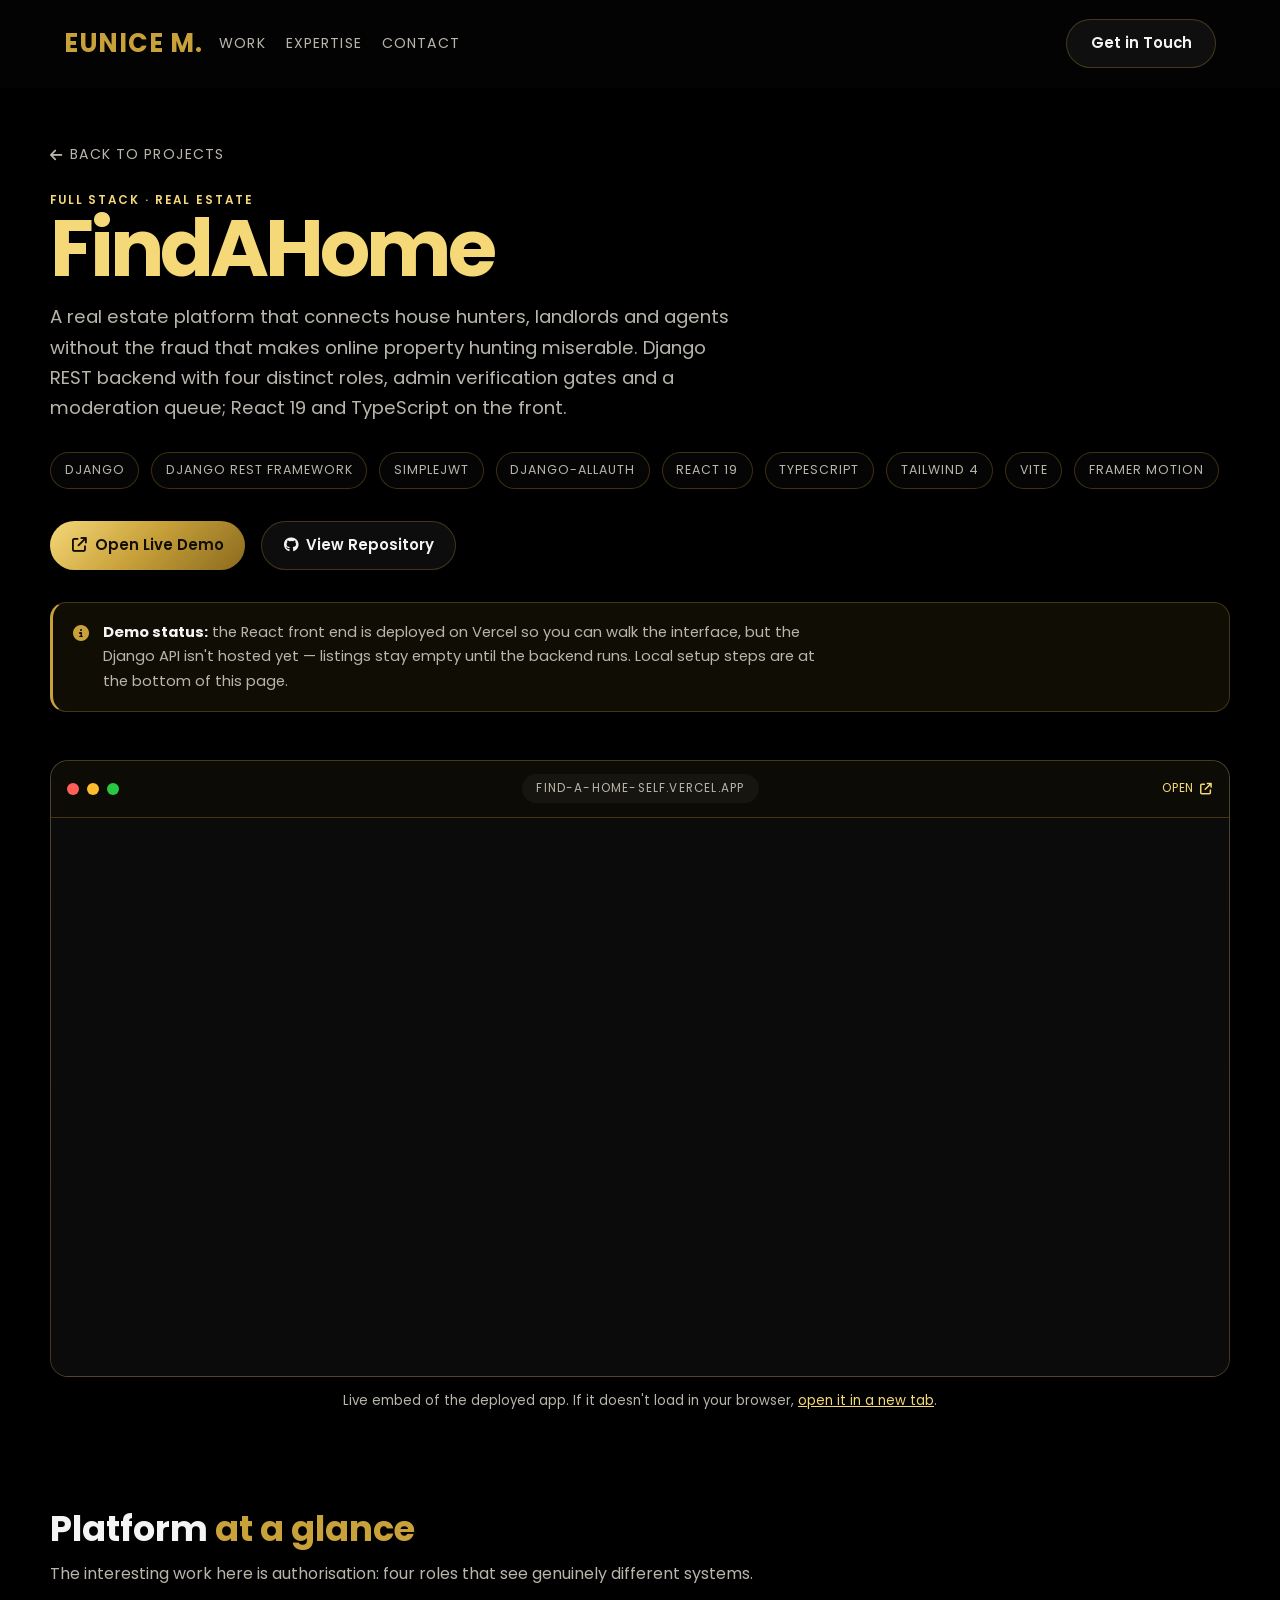
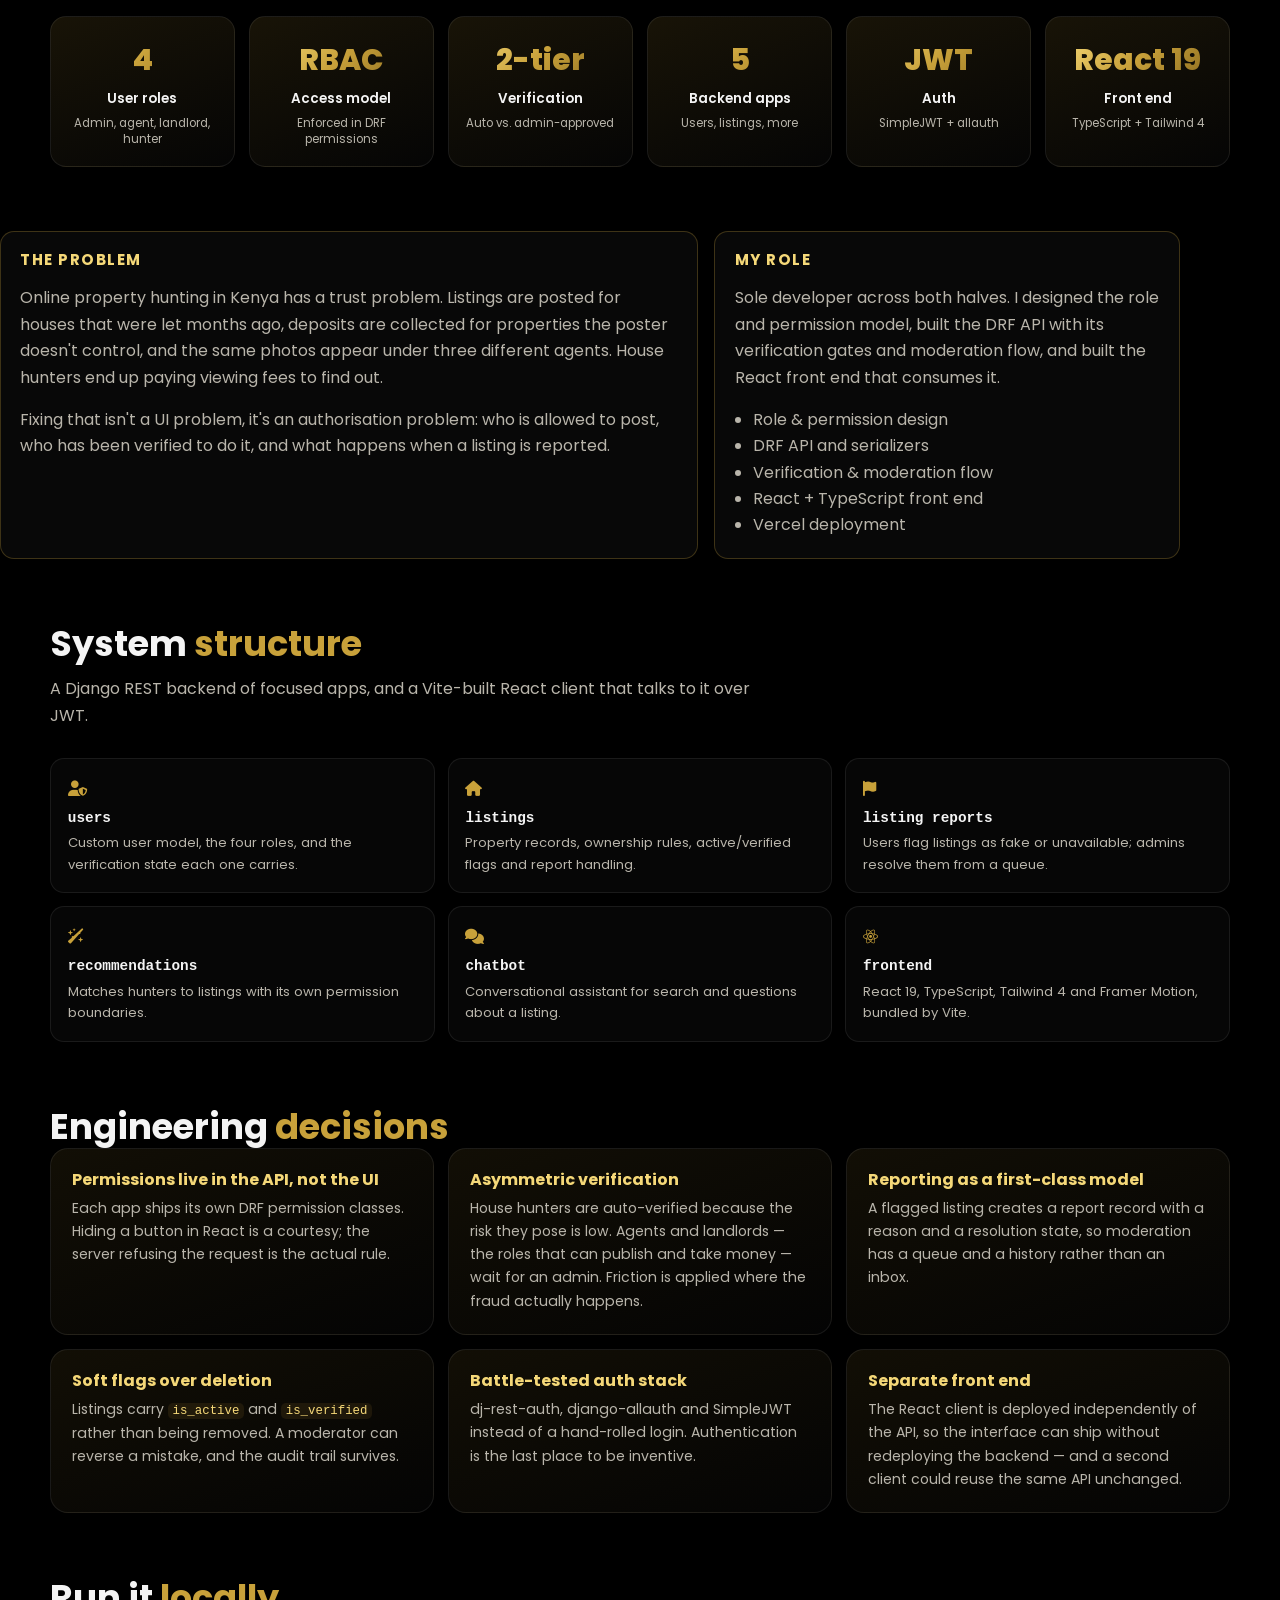
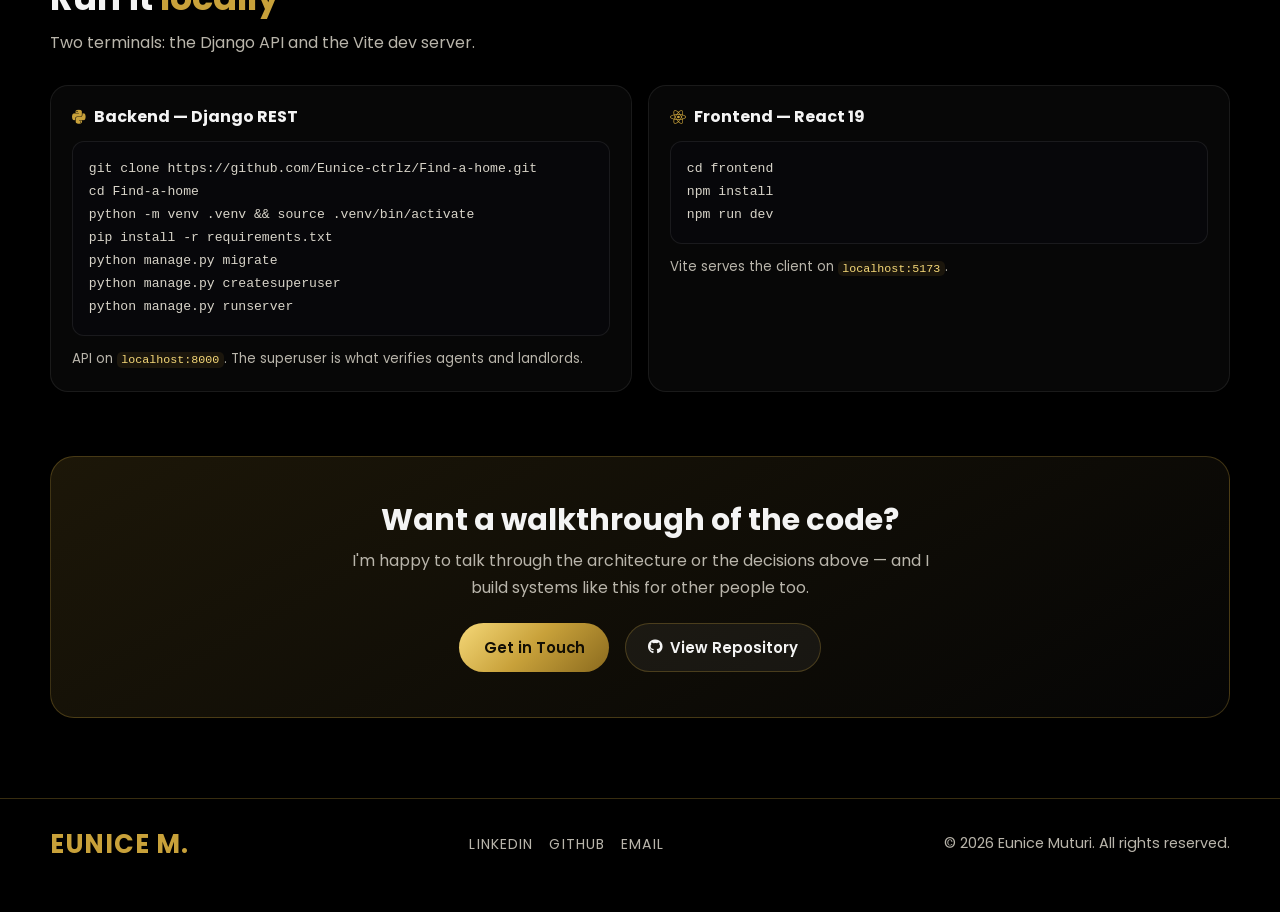
<file: projects/find-a-home.html>
<!DOCTYPE html>
<html lang="en">
<head>
    <meta charset="UTF-8">
    <meta name="viewport" content="width=device-width, initial-scale=1.0">
    <meta name="description" content="FindAHome by Eunice Muturi — a Kenyan real estate platform with role-based access control, verification gates and fraud moderation, built on Django REST with a React 19 front end.">
    <meta property="og:title" content="FindAHome | Eunice Muturi">
    <meta property="og:description" content="FindAHome by Eunice Muturi — a Kenyan real estate platform with role-based access control, verification gates and fraud moderation, built on Django REST with a React 19 front end.">
    <meta property="og:type" content="article">
    <title>FindAHome | Eunice Muturi</title>
    <link rel="icon" type="image/png" href="../images/logo.png">
    <link rel="preconnect" href="https://fonts.googleapis.com">
    <link rel="preconnect" href="https://fonts.gstatic.com" crossorigin>
    <link href="https://fonts.googleapis.com/css2?family=Poppins:wght@300;400;500;600;700;800&display=swap" rel="stylesheet">
    <link rel="stylesheet" href="../styles.css">
    <link rel="stylesheet" href="https://cdnjs.cloudflare.com/ajax/libs/font-awesome/6.5.1/css/all.min.css">
</head>
<body class="project-page">
    <header>
        <div class="project-topbar">
            <a class="project-brand" href="../index.html">EUNICE M.</a>
            <nav class="project-nav">
                <a href="../index.html#portfolio">Work</a>
                <a href="../index.html#expertise">Expertise</a>
                <a href="../index.html#contact">Contact</a>
            </nav>
            <a class="btn btn-alt" href="../index.html#contact">Get in Touch</a>
        </div>
    </header>

    <main>
        <section class="project-hero">
            <div class="project-shell">
                <a class="project-back-link" href="../index.html#portfolio"><i class="fa-solid fa-arrow-left" aria-hidden="true"></i> Back to Projects</a>
                <p class="eyebrow">Full Stack &middot; Real Estate</p>
                <h1 class="project-title">FindAHome</h1>
                <p class="project-intro">A real estate platform that connects house hunters, landlords and agents without the fraud that makes online property hunting miserable. Django REST backend with four distinct roles, admin verification gates and a moderation queue; React 19 and TypeScript on the front.</p>

                <div class="project-tags">
                    <span>Django</span>
                    <span>Django REST Framework</span>
                    <span>SimpleJWT</span>
                    <span>django-allauth</span>
                    <span>React 19</span>
                    <span>TypeScript</span>
                    <span>Tailwind 4</span>
                    <span>Vite</span>
                    <span>Framer Motion</span>
                </div>

                <div class="project-actions">
                    <a class="btn" href="https://find-a-home-self.vercel.app" target="_blank" rel="noopener"><i class="fa-solid fa-arrow-up-right-from-square" aria-hidden="true"></i> Open Live Demo</a>
                    <a class="btn btn-alt" href="https://github.com/Eunice-ctrlz/Find-a-home" target="_blank" rel="noopener"><i class="fa-brands fa-github" aria-hidden="true"></i> View Repository</a>
                </div>

                <div class="case-notice">
                    <i class="fa-solid fa-circle-info" aria-hidden="true"></i>
                    <p><strong>Demo status:</strong> the React front end is deployed on Vercel so you can walk the interface, but the Django API isn't hosted yet &mdash; listings stay empty until the backend runs. Local setup steps are at the bottom of this page.</p>
                </div>
            </div>
        </section>

        <section class="project-preview-wrap">
            <div class="project-shell project-preview-card">
                <div class="project-browser-bar">
                    <span class="project-browser-dot red"></span>
                    <span class="project-browser-dot yellow"></span>
                    <span class="project-browser-dot green"></span>
                    <span class="project-browser-url">find-a-home-self.vercel.app</span>
                    <a class="project-browser-open" href="https://find-a-home-self.vercel.app" target="_blank" rel="noopener">Open <i class="fa-solid fa-arrow-up-right-from-square" aria-hidden="true"></i></a>
                </div>
                <div class="project-live-frame">
                    <iframe src="https://find-a-home-self.vercel.app" title="Live preview of FindAHome" loading="lazy" referrerpolicy="no-referrer"></iframe>
                </div>
            </div>
            <p class="project-frame-note">Live embed of the deployed app. If it doesn't load in your browser, <a href="https://find-a-home-self.vercel.app" target="_blank" rel="noopener">open it in a new tab</a>.</p>
        </section>

        <section class="project-shell case-section">
            <h2 class="case-heading">Platform <span>at a glance</span></h2>
            <p class="case-lead">The interesting work here is authorisation: four roles that see genuinely different systems.</p>
            <div class="metric-grid">
                <div class="metric-card">
                    <strong>4</strong>
                    <span>User roles</span>
                    <small>Admin, agent, landlord, hunter</small>
                </div>
                <div class="metric-card">
                    <strong>RBAC</strong>
                    <span>Access model</span>
                    <small>Enforced in DRF permissions</small>
                </div>
                <div class="metric-card">
                    <strong>2-tier</strong>
                    <span>Verification</span>
                    <small>Auto vs. admin-approved</small>
                </div>
                <div class="metric-card">
                    <strong>5</strong>
                    <span>Backend apps</span>
                    <small>Users, listings, more</small>
                </div>
                <div class="metric-card">
                    <strong>JWT</strong>
                    <span>Auth</span>
                    <small>SimpleJWT + allauth</small>
                </div>
                <div class="metric-card">
                    <strong>React 19</strong>
                    <span>Front end</span>
                    <small>TypeScript + Tailwind 4</small>
                </div>
            </div>
        </section>

        <section class="project-shell project-info-grid">
            <article class="project-panel">
                <h2>The Problem</h2>
                <p>Online property hunting in Kenya has a trust problem. Listings are posted for houses that were let months ago, deposits are collected for properties the poster doesn't control, and the same photos appear under three different agents. House hunters end up paying viewing fees to find out.</p><p>Fixing that isn't a UI problem, it's an authorisation problem: who is allowed to post, who has been verified to do it, and what happens when a listing is reported.</p>
            </article>
            <article class="project-panel">
                <h2>My Role</h2>
                <p>Sole developer across both halves. I designed the role and permission model, built the DRF API with its verification gates and moderation flow, and built the React front end that consumes it.</p>
                <ul>
                    <li>Role &amp; permission design</li>
                    <li>DRF API and serializers</li>
                    <li>Verification &amp; moderation flow</li>
                    <li>React + TypeScript front end</li>
                    <li>Vercel deployment</li>
                </ul>
            </article>
        </section>

        <section class="project-shell case-section">
            <h2 class="case-heading">System <span>structure</span></h2>
            <p class="case-lead">A Django REST backend of focused apps, and a Vite-built React client that talks to it over JWT.</p>
            <div class="module-grid">
                <div class="module-card"><i class="fa-solid fa-user-shield" aria-hidden="true"></i><h4>users</h4><p>Custom user model, the four roles, and the verification state each one carries.</p></div>
                <div class="module-card"><i class="fa-solid fa-house" aria-hidden="true"></i><h4>listings</h4><p>Property records, ownership rules, active/verified flags and report handling.</p></div>
                <div class="module-card"><i class="fa-solid fa-flag" aria-hidden="true"></i><h4>listing reports</h4><p>Users flag listings as fake or unavailable; admins resolve them from a queue.</p></div>
                <div class="module-card"><i class="fa-solid fa-wand-sparkles" aria-hidden="true"></i><h4>recommendations</h4><p>Matches hunters to listings with its own permission boundaries.</p></div>
                <div class="module-card"><i class="fa-solid fa-comments" aria-hidden="true"></i><h4>chatbot</h4><p>Conversational assistant for search and questions about a listing.</p></div>
                <div class="module-card"><i class="fa-brands fa-react" aria-hidden="true"></i><h4>frontend</h4><p>React 19, TypeScript, Tailwind 4 and Framer Motion, bundled by Vite.</p></div>
            </div>
        </section>

        <section class="project-shell case-section">
            <h2 class="case-heading">Engineering <span>decisions</span></h2>
            <div class="decision-grid">
                <article class="decision-card">
                    <h3>Permissions live in the API, not the UI</h3>
                    <p>Each app ships its own DRF permission classes. Hiding a button in React is a courtesy; the server refusing the request is the actual rule.</p>
                </article>
                <article class="decision-card">
                    <h3>Asymmetric verification</h3>
                    <p>House hunters are auto-verified because the risk they pose is low. Agents and landlords &mdash; the roles that can publish and take money &mdash; wait for an admin. Friction is applied where the fraud actually happens.</p>
                </article>
                <article class="decision-card">
                    <h3>Reporting as a first-class model</h3>
                    <p>A flagged listing creates a report record with a reason and a resolution state, so moderation has a queue and a history rather than an inbox.</p>
                </article>
                <article class="decision-card">
                    <h3>Soft flags over deletion</h3>
                    <p>Listings carry <code>is_active</code> and <code>is_verified</code> rather than being removed. A moderator can reverse a mistake, and the audit trail survives.</p>
                </article>
                <article class="decision-card">
                    <h3>Battle-tested auth stack</h3>
                    <p>dj-rest-auth, django-allauth and SimpleJWT instead of a hand-rolled login. Authentication is the last place to be inventive.</p>
                </article>
                <article class="decision-card">
                    <h3>Separate front end</h3>
                    <p>The React client is deployed independently of the API, so the interface can ship without redeploying the backend &mdash; and a second client could reuse the same API unchanged.</p>
                </article>
            </div>
        </section>

        <section class="project-shell case-section" id="run-locally">
            <h2 class="case-heading">Run it <span>locally</span></h2>
            <p class="case-lead">Two terminals: the Django API and the Vite dev server.</p>
            <div class="run-grid">
                <div class="run-block">
                    <h3><i class="fa-brands fa-python" aria-hidden="true"></i> Backend &mdash; Django REST</h3>
                    <pre><code>git clone https://github.com/Eunice-ctrlz/Find-a-home.git
cd Find-a-home
python -m venv .venv &amp;&amp; source .venv/bin/activate
pip install -r requirements.txt
python manage.py migrate
python manage.py createsuperuser
python manage.py runserver</code></pre>
                    <p class="run-note">API on <code>localhost:8000</code>. The superuser is what verifies agents and landlords.</p>
                </div>
                <div class="run-block">
                    <h3><i class="fa-brands fa-react" aria-hidden="true"></i> Frontend &mdash; React 19</h3>
                    <pre><code>cd frontend
npm install
npm run dev</code></pre>
                    <p class="run-note">Vite serves the client on <code>localhost:5173</code>.</p>
                </div>
            </div>
        </section>

        <section class="project-shell case-cta">
            <h2>Want a walkthrough of the code?</h2>
            <p>I'm happy to talk through the architecture or the decisions above &mdash; and I build systems like this for other people too.</p>
            <div class="project-actions">
                <a class="btn" href="../index.html#contact">Get in Touch</a>
                <a class="btn btn-alt" href="https://github.com/Eunice-ctrlz/Find-a-home" target="_blank" rel="noopener"><i class="fa-brands fa-github" aria-hidden="true"></i> View Repository</a>
            </div>
        </section>
    </main>

    <footer class="project-footer">
        <div class="project-footer-inner">
            <a class="project-brand" href="../index.html">EUNICE M.</a>
            <div class="project-footer-links">
                <a href="https://www.linkedin.com/in/eunice-muturi-7023b6342/" target="_blank" rel="noopener">LinkedIn</a>
                <a href="https://github.com/Eunice-ctrlz" target="_blank" rel="noopener">GitHub</a>
                <a href="../index.html#contact">Email</a>
            </div>
            <div class="project-footer-copy">&copy; <span id="year"></span> Eunice Muturi. All rights reserved.</div>
        </div>
    </footer>

    <script>
        document.getElementById("year").textContent = new Date().getFullYear();
    </script>
</body>
</html>
</file>
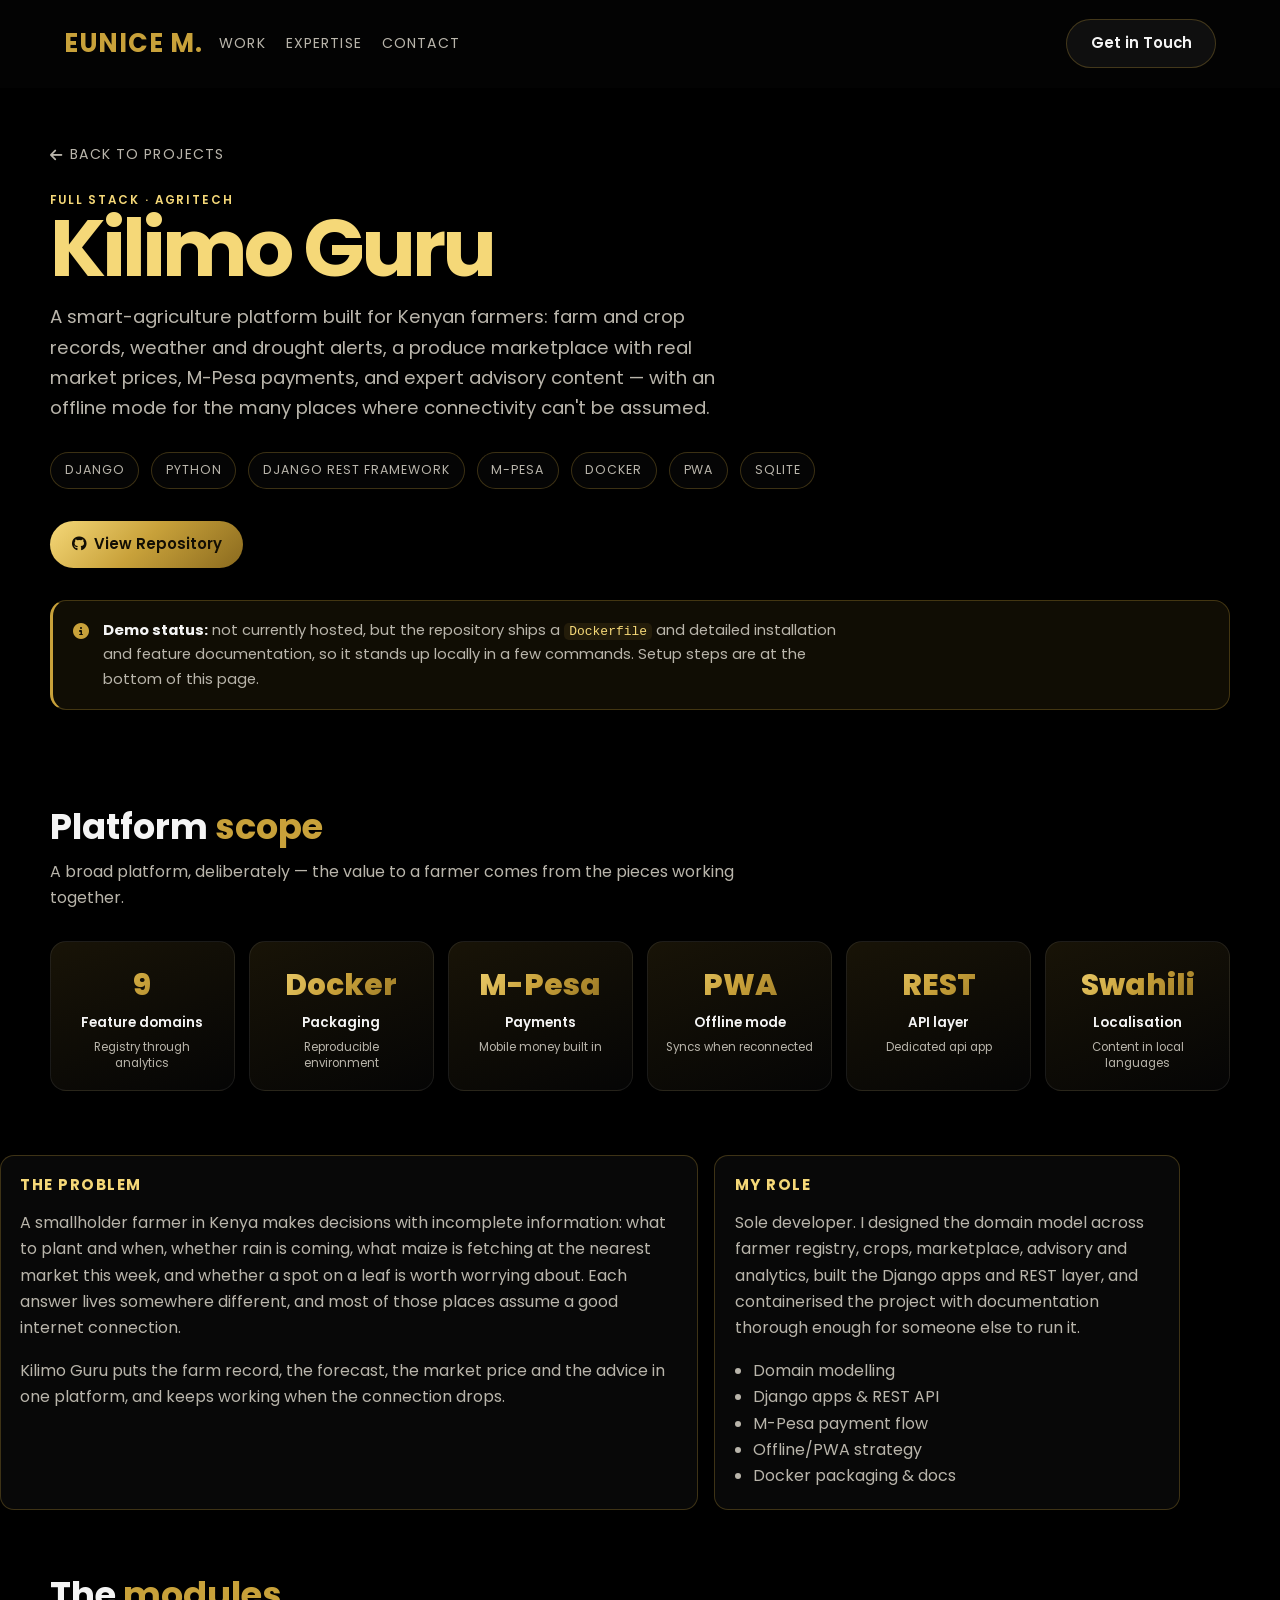
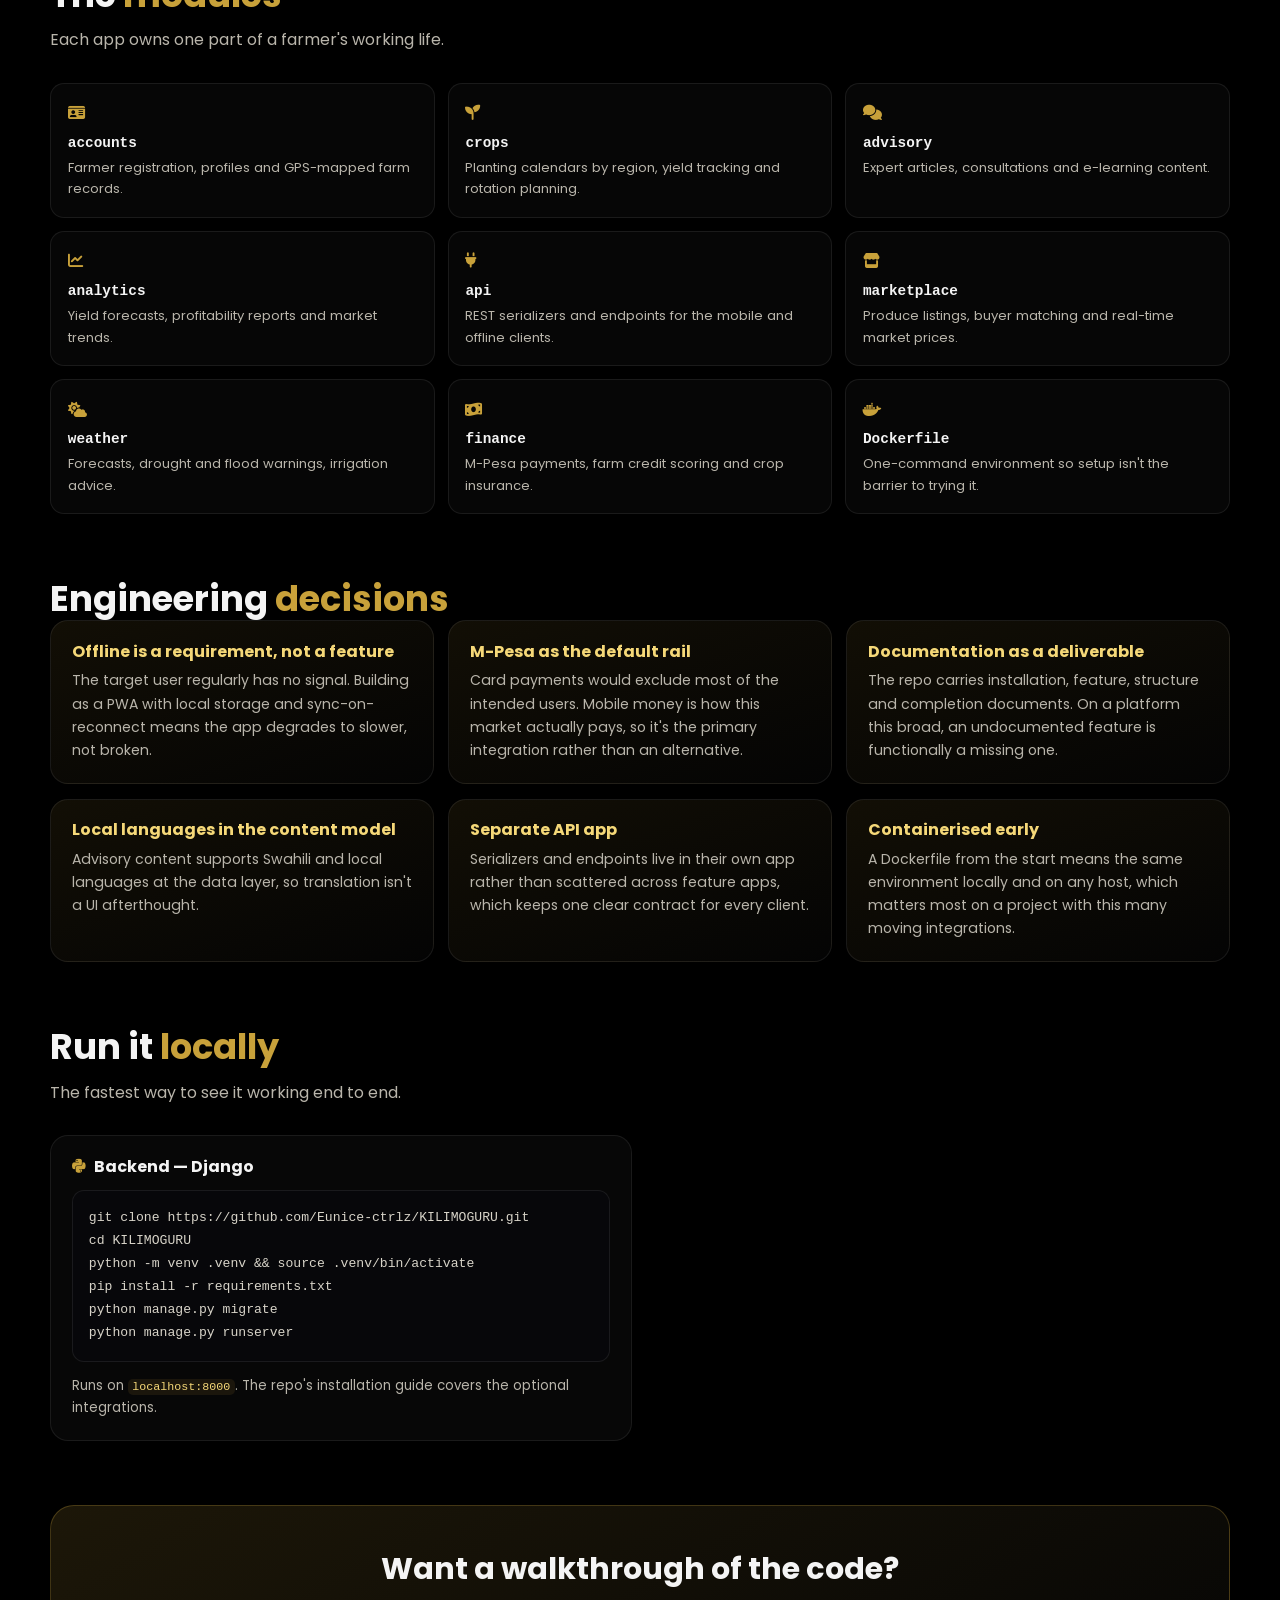
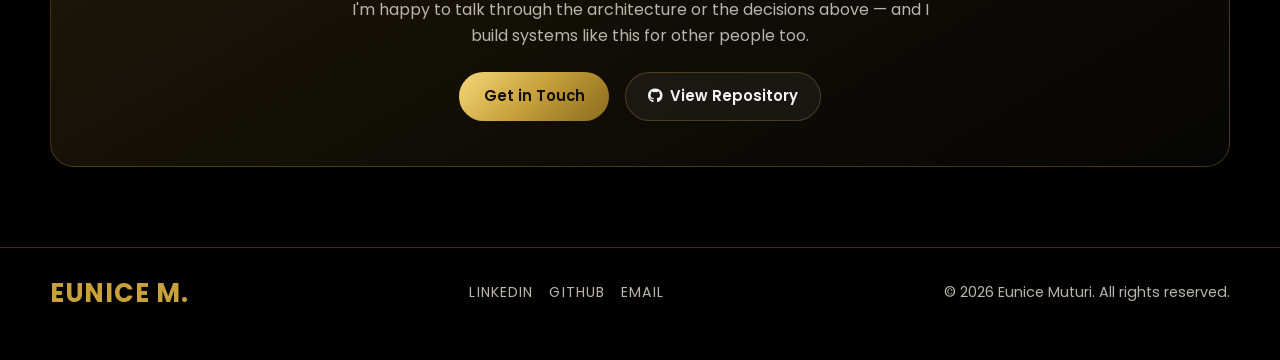
<file: projects/kilimo-guru.html>
<!DOCTYPE html>
<html lang="en">
<head>
    <meta charset="UTF-8">
    <meta name="viewport" content="width=device-width, initial-scale=1.0">
    <meta name="description" content="Kilimo Guru by Eunice Muturi — a Django smart-agriculture platform for Kenyan farmers covering crop management, market prices, weather alerts, M-Pesa payments and advisory services.">
    <meta property="og:title" content="Kilimo Guru | Eunice Muturi">
    <meta property="og:description" content="Kilimo Guru by Eunice Muturi — a Django smart-agriculture platform for Kenyan farmers covering crop management, market prices, weather alerts, M-Pesa payments and advisory services.">
    <meta property="og:type" content="article">
    <title>Kilimo Guru | Eunice Muturi</title>
    <link rel="icon" type="image/png" href="../images/logo.png">
    <link rel="preconnect" href="https://fonts.googleapis.com">
    <link rel="preconnect" href="https://fonts.gstatic.com" crossorigin>
    <link href="https://fonts.googleapis.com/css2?family=Poppins:wght@300;400;500;600;700;800&display=swap" rel="stylesheet">
    <link rel="stylesheet" href="../styles.css">
    <link rel="stylesheet" href="https://cdnjs.cloudflare.com/ajax/libs/font-awesome/6.5.1/css/all.min.css">
</head>
<body class="project-page">
    <header>
        <div class="project-topbar">
            <a class="project-brand" href="../index.html">EUNICE M.</a>
            <nav class="project-nav">
                <a href="../index.html#portfolio">Work</a>
                <a href="../index.html#expertise">Expertise</a>
                <a href="../index.html#contact">Contact</a>
            </nav>
            <a class="btn btn-alt" href="../index.html#contact">Get in Touch</a>
        </div>
    </header>

    <main>
        <section class="project-hero">
            <div class="project-shell">
                <a class="project-back-link" href="../index.html#portfolio"><i class="fa-solid fa-arrow-left" aria-hidden="true"></i> Back to Projects</a>
                <p class="eyebrow">Full Stack &middot; AgriTech</p>
                <h1 class="project-title">Kilimo Guru</h1>
                <p class="project-intro">A smart-agriculture platform built for Kenyan farmers: farm and crop records, weather and drought alerts, a produce marketplace with real market prices, M-Pesa payments, and expert advisory content &mdash; with an offline mode for the many places where connectivity can't be assumed.</p>

                <div class="project-tags">
                    <span>Django</span>
                    <span>Python</span>
                    <span>Django REST Framework</span>
                    <span>M-Pesa</span>
                    <span>Docker</span>
                    <span>PWA</span>
                    <span>SQLite</span>
                </div>

                <div class="project-actions">
                    <a class="btn" href="https://github.com/Eunice-ctrlz/KILIMOGURU" target="_blank" rel="noopener"><i class="fa-brands fa-github" aria-hidden="true"></i> View Repository</a>
                </div>

                <div class="case-notice">
                    <i class="fa-solid fa-circle-info" aria-hidden="true"></i>
                    <p><strong>Demo status:</strong> not currently hosted, but the repository ships a <code>Dockerfile</code> and detailed installation and feature documentation, so it stands up locally in a few commands. Setup steps are at the bottom of this page.</p>
                </div>
            </div>
        </section>

        <section class="project-shell case-section">
            <h2 class="case-heading">Platform <span>scope</span></h2>
            <p class="case-lead">A broad platform, deliberately &mdash; the value to a farmer comes from the pieces working together.</p>
            <div class="metric-grid">
                <div class="metric-card">
                    <strong>9</strong>
                    <span>Feature domains</span>
                    <small>Registry through analytics</small>
                </div>
                <div class="metric-card">
                    <strong>Docker</strong>
                    <span>Packaging</span>
                    <small>Reproducible environment</small>
                </div>
                <div class="metric-card">
                    <strong>M-Pesa</strong>
                    <span>Payments</span>
                    <small>Mobile money built in</small>
                </div>
                <div class="metric-card">
                    <strong>PWA</strong>
                    <span>Offline mode</span>
                    <small>Syncs when reconnected</small>
                </div>
                <div class="metric-card">
                    <strong>REST</strong>
                    <span>API layer</span>
                    <small>Dedicated api app</small>
                </div>
                <div class="metric-card">
                    <strong>Swahili</strong>
                    <span>Localisation</span>
                    <small>Content in local languages</small>
                </div>
            </div>
        </section>

        <section class="project-shell project-info-grid">
            <article class="project-panel">
                <h2>The Problem</h2>
                <p>A smallholder farmer in Kenya makes decisions with incomplete information: what to plant and when, whether rain is coming, what maize is fetching at the nearest market this week, and whether a spot on a leaf is worth worrying about. Each answer lives somewhere different, and most of those places assume a good internet connection.</p><p>Kilimo Guru puts the farm record, the forecast, the market price and the advice in one platform, and keeps working when the connection drops.</p>
            </article>
            <article class="project-panel">
                <h2>My Role</h2>
                <p>Sole developer. I designed the domain model across farmer registry, crops, marketplace, advisory and analytics, built the Django apps and REST layer, and containerised the project with documentation thorough enough for someone else to run it.</p>
                <ul>
                    <li>Domain modelling</li>
                    <li>Django apps &amp; REST API</li>
                    <li>M-Pesa payment flow</li>
                    <li>Offline/PWA strategy</li>
                    <li>Docker packaging &amp; docs</li>
                </ul>
            </article>
        </section>

        <section class="project-shell case-section">
            <h2 class="case-heading">The <span>modules</span></h2>
            <p class="case-lead">Each app owns one part of a farmer's working life.</p>
            <div class="module-grid">
                <div class="module-card"><i class="fa-solid fa-id-card" aria-hidden="true"></i><h4>accounts</h4><p>Farmer registration, profiles and GPS-mapped farm records.</p></div>
                <div class="module-card"><i class="fa-solid fa-seedling" aria-hidden="true"></i><h4>crops</h4><p>Planting calendars by region, yield tracking and rotation planning.</p></div>
                <div class="module-card"><i class="fa-solid fa-comments" aria-hidden="true"></i><h4>advisory</h4><p>Expert articles, consultations and e-learning content.</p></div>
                <div class="module-card"><i class="fa-solid fa-chart-line" aria-hidden="true"></i><h4>analytics</h4><p>Yield forecasts, profitability reports and market trends.</p></div>
                <div class="module-card"><i class="fa-solid fa-plug" aria-hidden="true"></i><h4>api</h4><p>REST serializers and endpoints for the mobile and offline clients.</p></div>
                <div class="module-card"><i class="fa-solid fa-store" aria-hidden="true"></i><h4>marketplace</h4><p>Produce listings, buyer matching and real-time market prices.</p></div>
                <div class="module-card"><i class="fa-solid fa-cloud-sun" aria-hidden="true"></i><h4>weather</h4><p>Forecasts, drought and flood warnings, irrigation advice.</p></div>
                <div class="module-card"><i class="fa-solid fa-money-bill-wave" aria-hidden="true"></i><h4>finance</h4><p>M-Pesa payments, farm credit scoring and crop insurance.</p></div>
                <div class="module-card"><i class="fa-brands fa-docker" aria-hidden="true"></i><h4>Dockerfile</h4><p>One-command environment so setup isn't the barrier to trying it.</p></div>
            </div>
        </section>

        <section class="project-shell case-section">
            <h2 class="case-heading">Engineering <span>decisions</span></h2>
            <div class="decision-grid">
                <article class="decision-card">
                    <h3>Offline is a requirement, not a feature</h3>
                    <p>The target user regularly has no signal. Building as a PWA with local storage and sync-on-reconnect means the app degrades to slower, not broken.</p>
                </article>
                <article class="decision-card">
                    <h3>M-Pesa as the default rail</h3>
                    <p>Card payments would exclude most of the intended users. Mobile money is how this market actually pays, so it's the primary integration rather than an alternative.</p>
                </article>
                <article class="decision-card">
                    <h3>Documentation as a deliverable</h3>
                    <p>The repo carries installation, feature, structure and completion documents. On a platform this broad, an undocumented feature is functionally a missing one.</p>
                </article>
                <article class="decision-card">
                    <h3>Local languages in the content model</h3>
                    <p>Advisory content supports Swahili and local languages at the data layer, so translation isn't a UI afterthought.</p>
                </article>
                <article class="decision-card">
                    <h3>Separate API app</h3>
                    <p>Serializers and endpoints live in their own app rather than scattered across feature apps, which keeps one clear contract for every client.</p>
                </article>
                <article class="decision-card">
                    <h3>Containerised early</h3>
                    <p>A Dockerfile from the start means the same environment locally and on any host, which matters most on a project with this many moving integrations.</p>
                </article>
            </div>
        </section>

        <section class="project-shell case-section" id="run-locally">
            <h2 class="case-heading">Run it <span>locally</span></h2>
            <p class="case-lead">The fastest way to see it working end to end.</p>
            <div class="run-grid">
                <div class="run-block">
                    <h3><i class="fa-brands fa-python" aria-hidden="true"></i> Backend &mdash; Django</h3>
                    <pre><code>git clone https://github.com/Eunice-ctrlz/KILIMOGURU.git
cd KILIMOGURU
python -m venv .venv &amp;&amp; source .venv/bin/activate
pip install -r requirements.txt
python manage.py migrate
python manage.py runserver</code></pre>
                    <p class="run-note">Runs on <code>localhost:8000</code>. The repo's installation guide covers the optional integrations.</p>
                </div>
            </div>
        </section>

        <section class="project-shell case-cta">
            <h2>Want a walkthrough of the code?</h2>
            <p>I'm happy to talk through the architecture or the decisions above &mdash; and I build systems like this for other people too.</p>
            <div class="project-actions">
                <a class="btn" href="../index.html#contact">Get in Touch</a>
                <a class="btn btn-alt" href="https://github.com/Eunice-ctrlz/KILIMOGURU" target="_blank" rel="noopener"><i class="fa-brands fa-github" aria-hidden="true"></i> View Repository</a>
            </div>
        </section>
    </main>

    <footer class="project-footer">
        <div class="project-footer-inner">
            <a class="project-brand" href="../index.html">EUNICE M.</a>
            <div class="project-footer-links">
                <a href="https://www.linkedin.com/in/eunice-muturi-7023b6342/" target="_blank" rel="noopener">LinkedIn</a>
                <a href="https://github.com/Eunice-ctrlz" target="_blank" rel="noopener">GitHub</a>
                <a href="../index.html#contact">Email</a>
            </div>
            <div class="project-footer-copy">&copy; <span id="year"></span> Eunice Muturi. All rights reserved.</div>
        </div>
    </footer>

    <script>
        document.getElementById("year").textContent = new Date().getFullYear();
    </script>
</body>
</html>
</file>
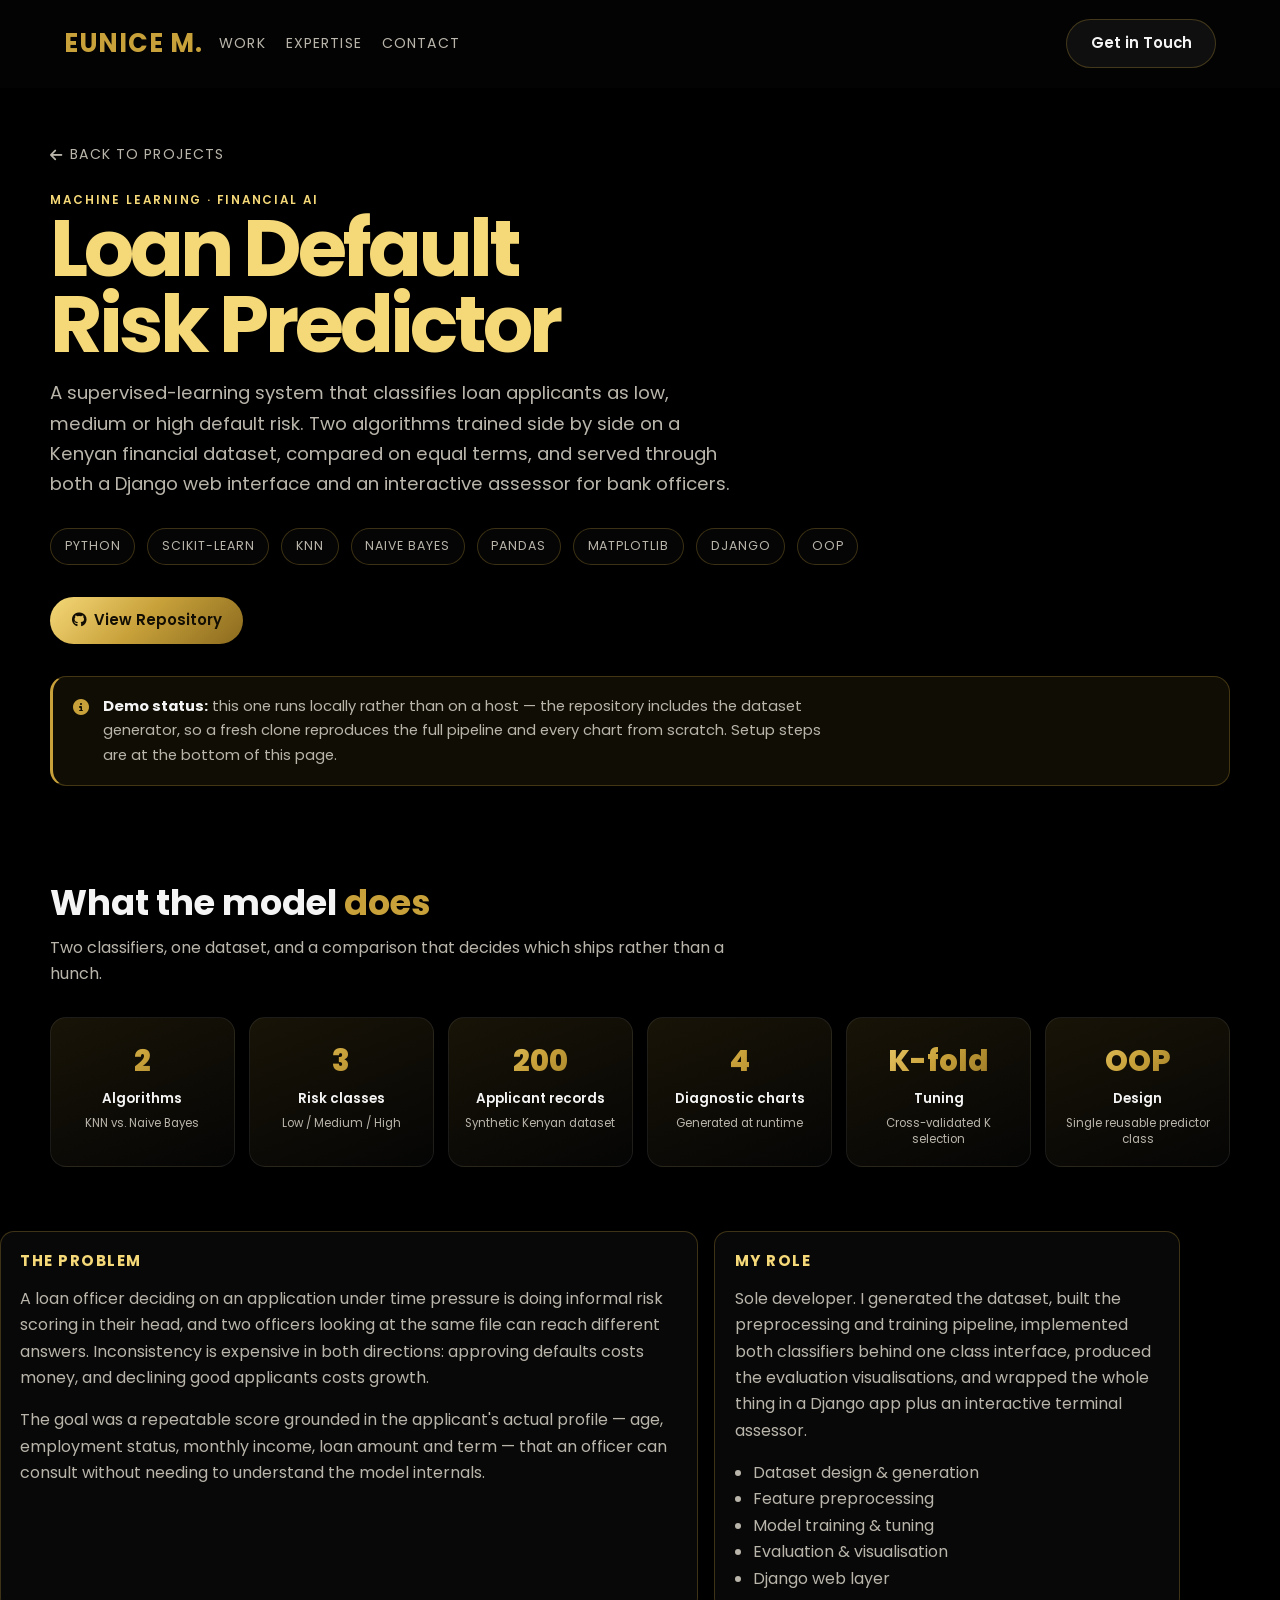
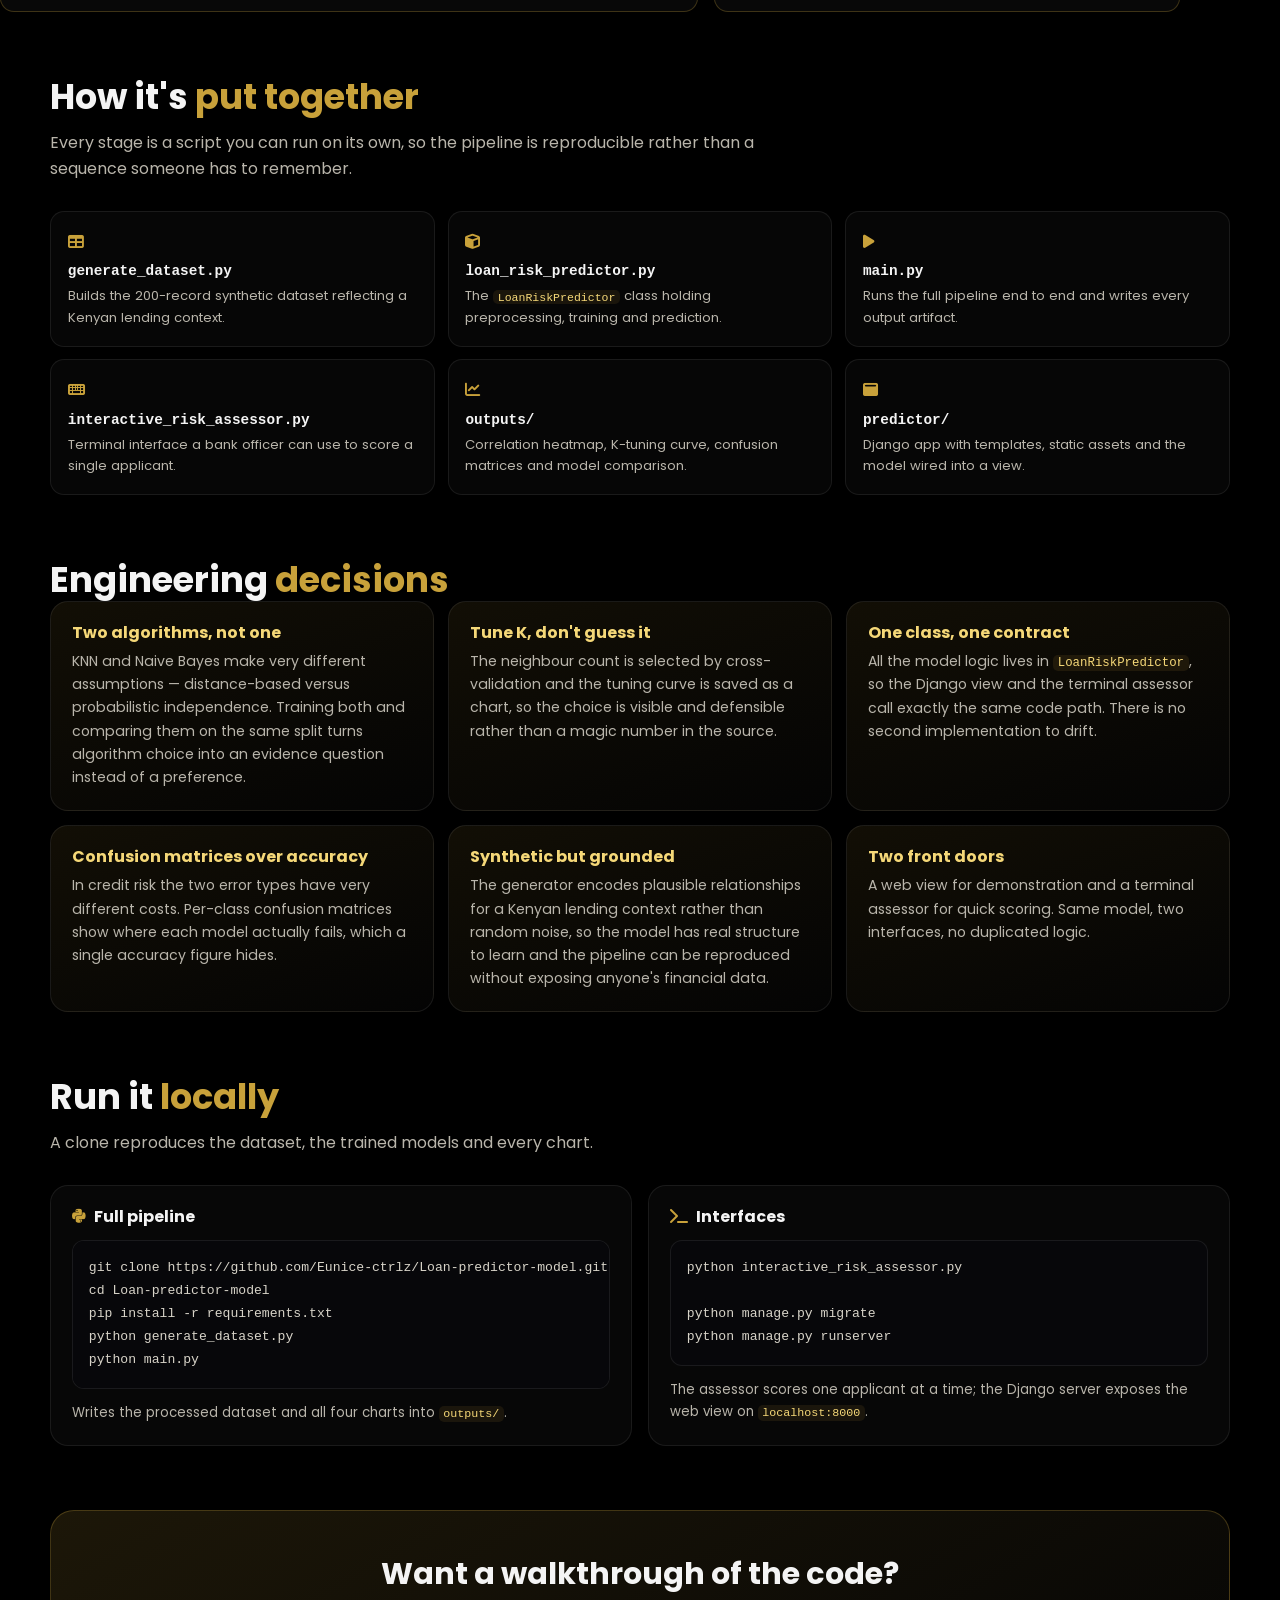
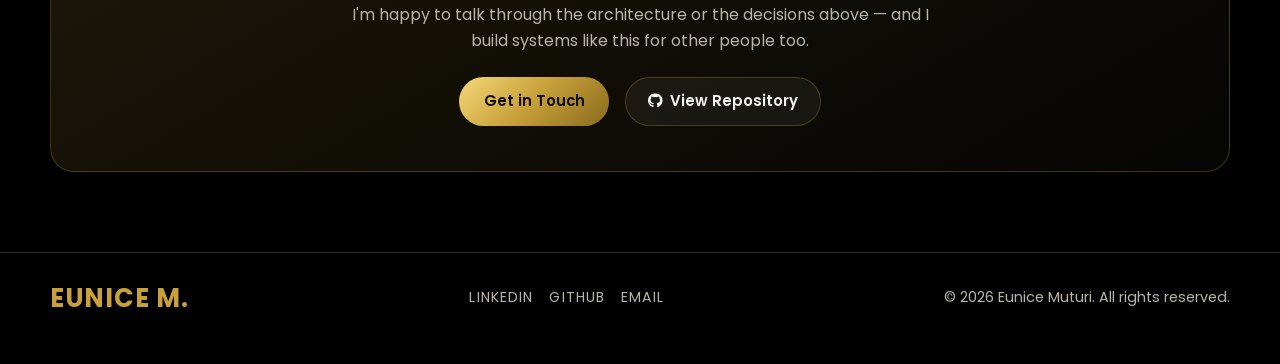
<file: projects/loan-default-predictor.html>
<!DOCTYPE html>
<html lang="en">
<head>
    <meta charset="UTF-8">
    <meta name="viewport" content="width=device-width, initial-scale=1.0">
    <meta name="description" content="Loan Default Risk Predictor by Eunice Muturi — KNN and Naive Bayes classifiers scoring Kenyan loan applicants as low, medium or high risk, wrapped in a Django interface.">
    <meta property="og:title" content="Loan Default Risk Predictor | Eunice Muturi">
    <meta property="og:description" content="Loan Default Risk Predictor by Eunice Muturi — KNN and Naive Bayes classifiers scoring Kenyan loan applicants as low, medium or high risk, wrapped in a Django interface.">
    <meta property="og:type" content="article">
    <title>Loan Default Risk Predictor | Eunice Muturi</title>
    <link rel="icon" type="image/png" href="../images/logo.png">
    <link rel="preconnect" href="https://fonts.googleapis.com">
    <link rel="preconnect" href="https://fonts.gstatic.com" crossorigin>
    <link href="https://fonts.googleapis.com/css2?family=Poppins:wght@300;400;500;600;700;800&display=swap" rel="stylesheet">
    <link rel="stylesheet" href="../styles.css">
    <link rel="stylesheet" href="https://cdnjs.cloudflare.com/ajax/libs/font-awesome/6.5.1/css/all.min.css">
</head>
<body class="project-page">
    <header>
        <div class="project-topbar">
            <a class="project-brand" href="../index.html">EUNICE M.</a>
            <nav class="project-nav">
                <a href="../index.html#portfolio">Work</a>
                <a href="../index.html#expertise">Expertise</a>
                <a href="../index.html#contact">Contact</a>
            </nav>
            <a class="btn btn-alt" href="../index.html#contact">Get in Touch</a>
        </div>
    </header>

    <main>
        <section class="project-hero">
            <div class="project-shell">
                <a class="project-back-link" href="../index.html#portfolio"><i class="fa-solid fa-arrow-left" aria-hidden="true"></i> Back to Projects</a>
                <p class="eyebrow">Machine Learning &middot; Financial AI</p>
                <h1 class="project-title">Loan Default Risk Predictor</h1>
                <p class="project-intro">A supervised-learning system that classifies loan applicants as low, medium or high default risk. Two algorithms trained side by side on a Kenyan financial dataset, compared on equal terms, and served through both a Django web interface and an interactive assessor for bank officers.</p>

                <div class="project-tags">
                    <span>Python</span>
                    <span>Scikit-learn</span>
                    <span>KNN</span>
                    <span>Naive Bayes</span>
                    <span>Pandas</span>
                    <span>Matplotlib</span>
                    <span>Django</span>
                    <span>OOP</span>
                </div>

                <div class="project-actions">
                    <a class="btn" href="https://github.com/Eunice-ctrlz/Loan-predictor-model" target="_blank" rel="noopener"><i class="fa-brands fa-github" aria-hidden="true"></i> View Repository</a>
                </div>

                <div class="case-notice">
                    <i class="fa-solid fa-circle-info" aria-hidden="true"></i>
                    <p><strong>Demo status:</strong> this one runs locally rather than on a host &mdash; the repository includes the dataset generator, so a fresh clone reproduces the full pipeline and every chart from scratch. Setup steps are at the bottom of this page.</p>
                </div>
            </div>
        </section>

        <section class="project-shell case-section">
            <h2 class="case-heading">What the model <span>does</span></h2>
            <p class="case-lead">Two classifiers, one dataset, and a comparison that decides which ships rather than a hunch.</p>
            <div class="metric-grid">
                <div class="metric-card">
                    <strong>2</strong>
                    <span>Algorithms</span>
                    <small>KNN vs. Naive Bayes</small>
                </div>
                <div class="metric-card">
                    <strong>3</strong>
                    <span>Risk classes</span>
                    <small>Low / Medium / High</small>
                </div>
                <div class="metric-card">
                    <strong>200</strong>
                    <span>Applicant records</span>
                    <small>Synthetic Kenyan dataset</small>
                </div>
                <div class="metric-card">
                    <strong>4</strong>
                    <span>Diagnostic charts</span>
                    <small>Generated at runtime</small>
                </div>
                <div class="metric-card">
                    <strong>K-fold</strong>
                    <span>Tuning</span>
                    <small>Cross-validated K selection</small>
                </div>
                <div class="metric-card">
                    <strong>OOP</strong>
                    <span>Design</span>
                    <small>Single reusable predictor class</small>
                </div>
            </div>
        </section>

        <section class="project-shell project-info-grid">
            <article class="project-panel">
                <h2>The Problem</h2>
                <p>A loan officer deciding on an application under time pressure is doing informal risk scoring in their head, and two officers looking at the same file can reach different answers. Inconsistency is expensive in both directions: approving defaults costs money, and declining good applicants costs growth.</p><p>The goal was a repeatable score grounded in the applicant's actual profile &mdash; age, employment status, monthly income, loan amount and term &mdash; that an officer can consult without needing to understand the model internals.</p>
            </article>
            <article class="project-panel">
                <h2>My Role</h2>
                <p>Sole developer. I generated the dataset, built the preprocessing and training pipeline, implemented both classifiers behind one class interface, produced the evaluation visualisations, and wrapped the whole thing in a Django app plus an interactive terminal assessor.</p>
                <ul>
                    <li>Dataset design &amp; generation</li>
                    <li>Feature preprocessing</li>
                    <li>Model training &amp; tuning</li>
                    <li>Evaluation &amp; visualisation</li>
                    <li>Django web layer</li>
                </ul>
            </article>
        </section>

        <section class="project-shell case-section">
            <h2 class="case-heading">How it's <span>put together</span></h2>
            <p class="case-lead">Every stage is a script you can run on its own, so the pipeline is reproducible rather than a sequence someone has to remember.</p>
            <div class="module-grid">
                <div class="module-card"><i class="fa-solid fa-table" aria-hidden="true"></i><h4>generate_dataset.py</h4><p>Builds the 200-record synthetic dataset reflecting a Kenyan lending context.</p></div>
                <div class="module-card"><i class="fa-solid fa-cube" aria-hidden="true"></i><h4>loan_risk_predictor.py</h4><p>The <code>LoanRiskPredictor</code> class holding preprocessing, training and prediction.</p></div>
                <div class="module-card"><i class="fa-solid fa-play" aria-hidden="true"></i><h4>main.py</h4><p>Runs the full pipeline end to end and writes every output artifact.</p></div>
                <div class="module-card"><i class="fa-solid fa-keyboard" aria-hidden="true"></i><h4>interactive_risk_assessor.py</h4><p>Terminal interface a bank officer can use to score a single applicant.</p></div>
                <div class="module-card"><i class="fa-solid fa-chart-line" aria-hidden="true"></i><h4>outputs/</h4><p>Correlation heatmap, K-tuning curve, confusion matrices and model comparison.</p></div>
                <div class="module-card"><i class="fa-solid fa-window-maximize" aria-hidden="true"></i><h4>predictor/</h4><p>Django app with templates, static assets and the model wired into a view.</p></div>
            </div>
        </section>

        <section class="project-shell case-section">
            <h2 class="case-heading">Engineering <span>decisions</span></h2>
            <div class="decision-grid">
                <article class="decision-card">
                    <h3>Two algorithms, not one</h3>
                    <p>KNN and Naive Bayes make very different assumptions &mdash; distance-based versus probabilistic independence. Training both and comparing them on the same split turns algorithm choice into an evidence question instead of a preference.</p>
                </article>
                <article class="decision-card">
                    <h3>Tune K, don't guess it</h3>
                    <p>The neighbour count is selected by cross-validation and the tuning curve is saved as a chart, so the choice is visible and defensible rather than a magic number in the source.</p>
                </article>
                <article class="decision-card">
                    <h3>One class, one contract</h3>
                    <p>All the model logic lives in <code>LoanRiskPredictor</code>, so the Django view and the terminal assessor call exactly the same code path. There is no second implementation to drift.</p>
                </article>
                <article class="decision-card">
                    <h3>Confusion matrices over accuracy</h3>
                    <p>In credit risk the two error types have very different costs. Per-class confusion matrices show where each model actually fails, which a single accuracy figure hides.</p>
                </article>
                <article class="decision-card">
                    <h3>Synthetic but grounded</h3>
                    <p>The generator encodes plausible relationships for a Kenyan lending context rather than random noise, so the model has real structure to learn and the pipeline can be reproduced without exposing anyone's financial data.</p>
                </article>
                <article class="decision-card">
                    <h3>Two front doors</h3>
                    <p>A web view for demonstration and a terminal assessor for quick scoring. Same model, two interfaces, no duplicated logic.</p>
                </article>
            </div>
        </section>

        <section class="project-shell case-section" id="run-locally">
            <h2 class="case-heading">Run it <span>locally</span></h2>
            <p class="case-lead">A clone reproduces the dataset, the trained models and every chart.</p>
            <div class="run-grid">
                <div class="run-block">
                    <h3><i class="fa-brands fa-python" aria-hidden="true"></i> Full pipeline</h3>
                    <pre><code>git clone https://github.com/Eunice-ctrlz/Loan-predictor-model.git
cd Loan-predictor-model
pip install -r requirements.txt
python generate_dataset.py
python main.py</code></pre>
                    <p class="run-note">Writes the processed dataset and all four charts into <code>outputs/</code>.</p>
                </div>
                <div class="run-block">
                    <h3><i class="fa-solid fa-terminal" aria-hidden="true"></i> Interfaces</h3>
                    <pre><code>python interactive_risk_assessor.py

python manage.py migrate
python manage.py runserver</code></pre>
                    <p class="run-note">The assessor scores one applicant at a time; the Django server exposes the web view on <code>localhost:8000</code>.</p>
                </div>
            </div>
        </section>

        <section class="project-shell case-cta">
            <h2>Want a walkthrough of the code?</h2>
            <p>I'm happy to talk through the architecture or the decisions above &mdash; and I build systems like this for other people too.</p>
            <div class="project-actions">
                <a class="btn" href="../index.html#contact">Get in Touch</a>
                <a class="btn btn-alt" href="https://github.com/Eunice-ctrlz/Loan-predictor-model" target="_blank" rel="noopener"><i class="fa-brands fa-github" aria-hidden="true"></i> View Repository</a>
            </div>
        </section>
    </main>

    <footer class="project-footer">
        <div class="project-footer-inner">
            <a class="project-brand" href="../index.html">EUNICE M.</a>
            <div class="project-footer-links">
                <a href="https://www.linkedin.com/in/eunice-muturi-7023b6342/" target="_blank" rel="noopener">LinkedIn</a>
                <a href="https://github.com/Eunice-ctrlz" target="_blank" rel="noopener">GitHub</a>
                <a href="../index.html#contact">Email</a>
            </div>
            <div class="project-footer-copy">&copy; <span id="year"></span> Eunice Muturi. All rights reserved.</div>
        </div>
    </footer>

    <script>
        document.getElementById("year").textContent = new Date().getFullYear();
    </script>
</body>
</html>
</file>
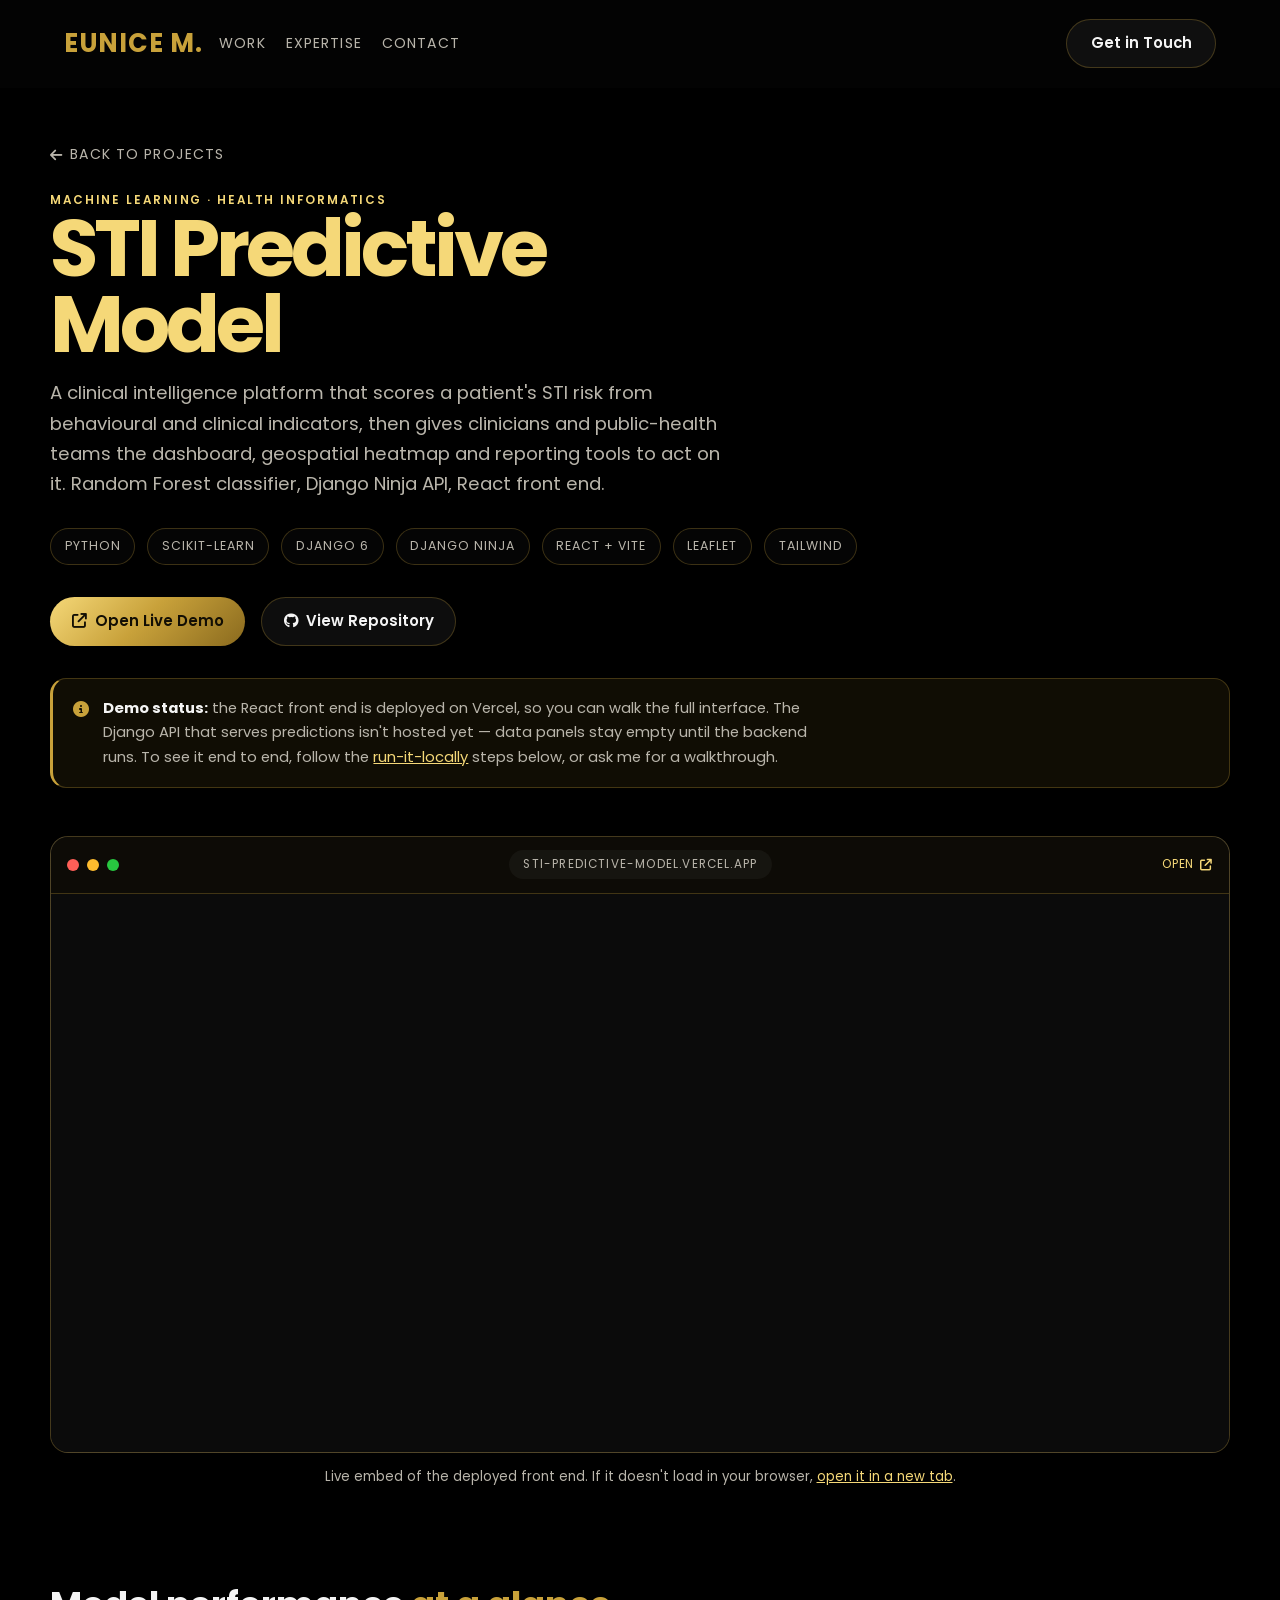
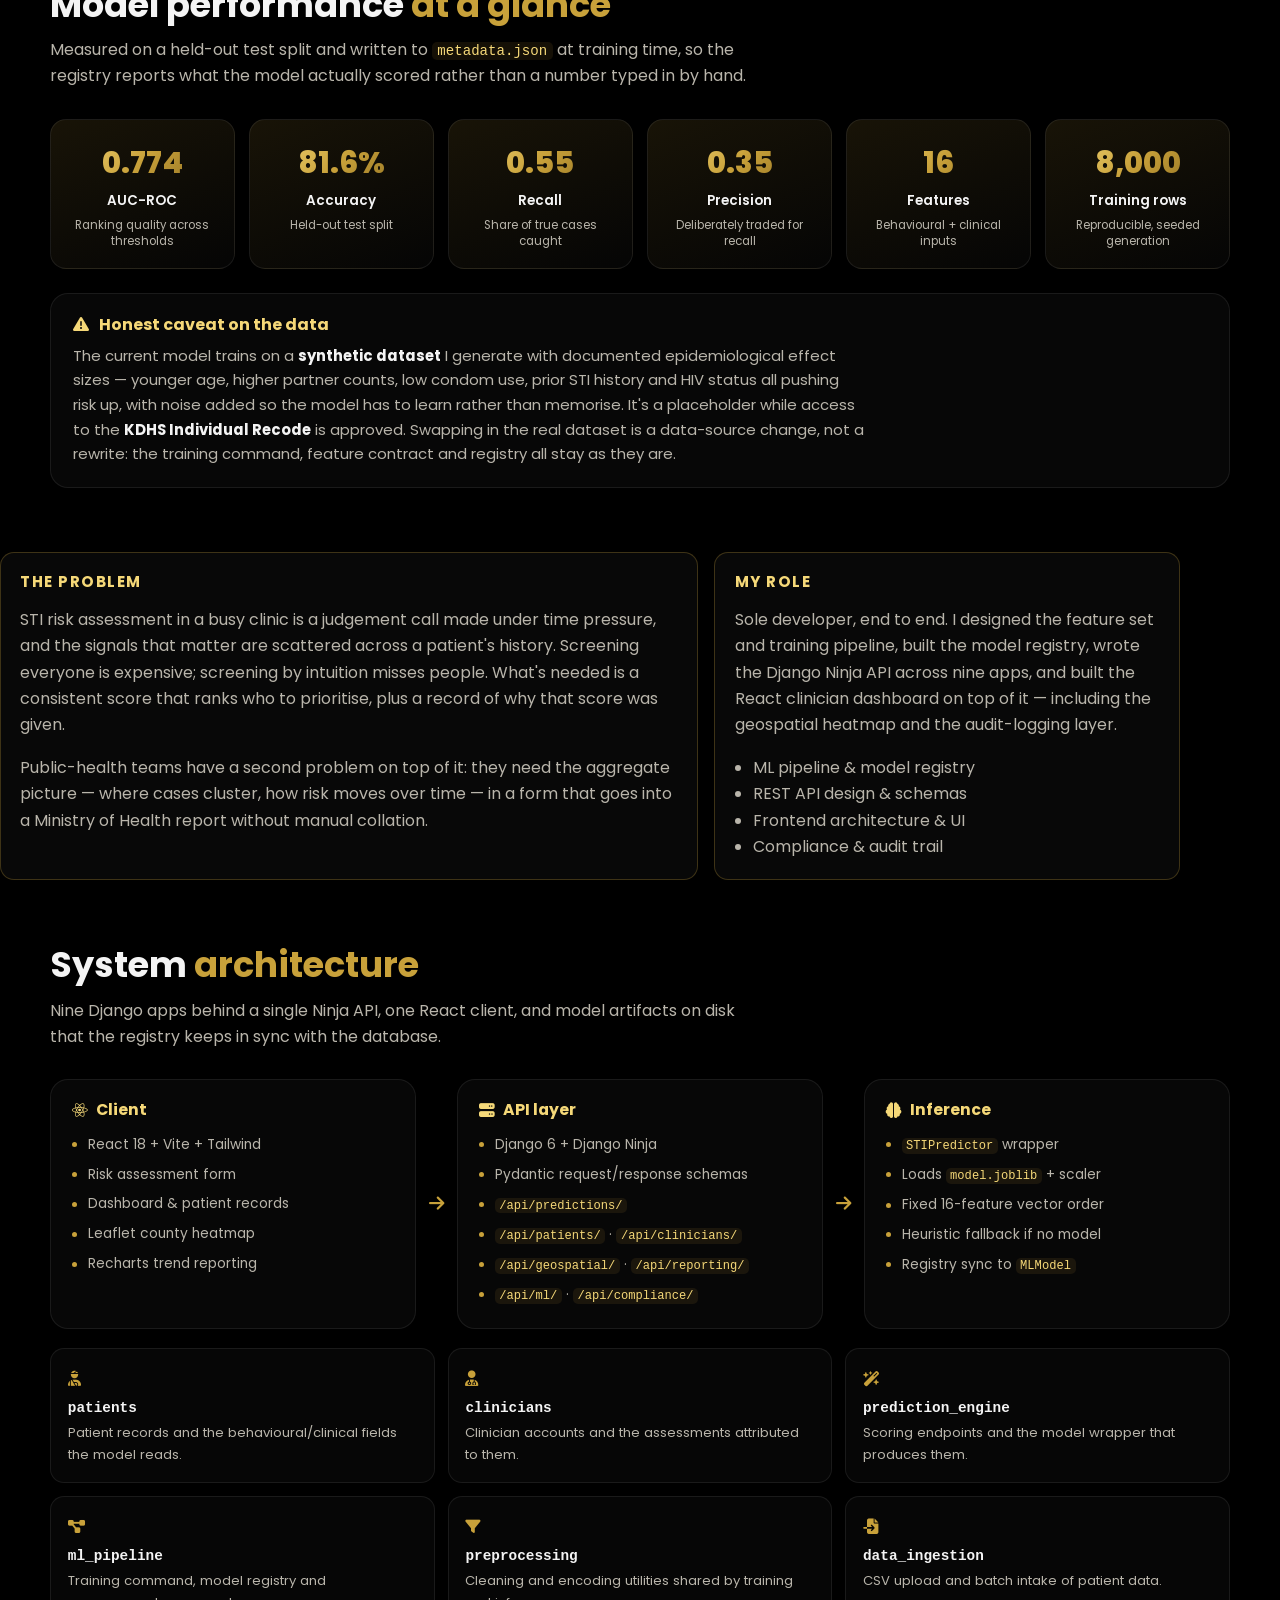
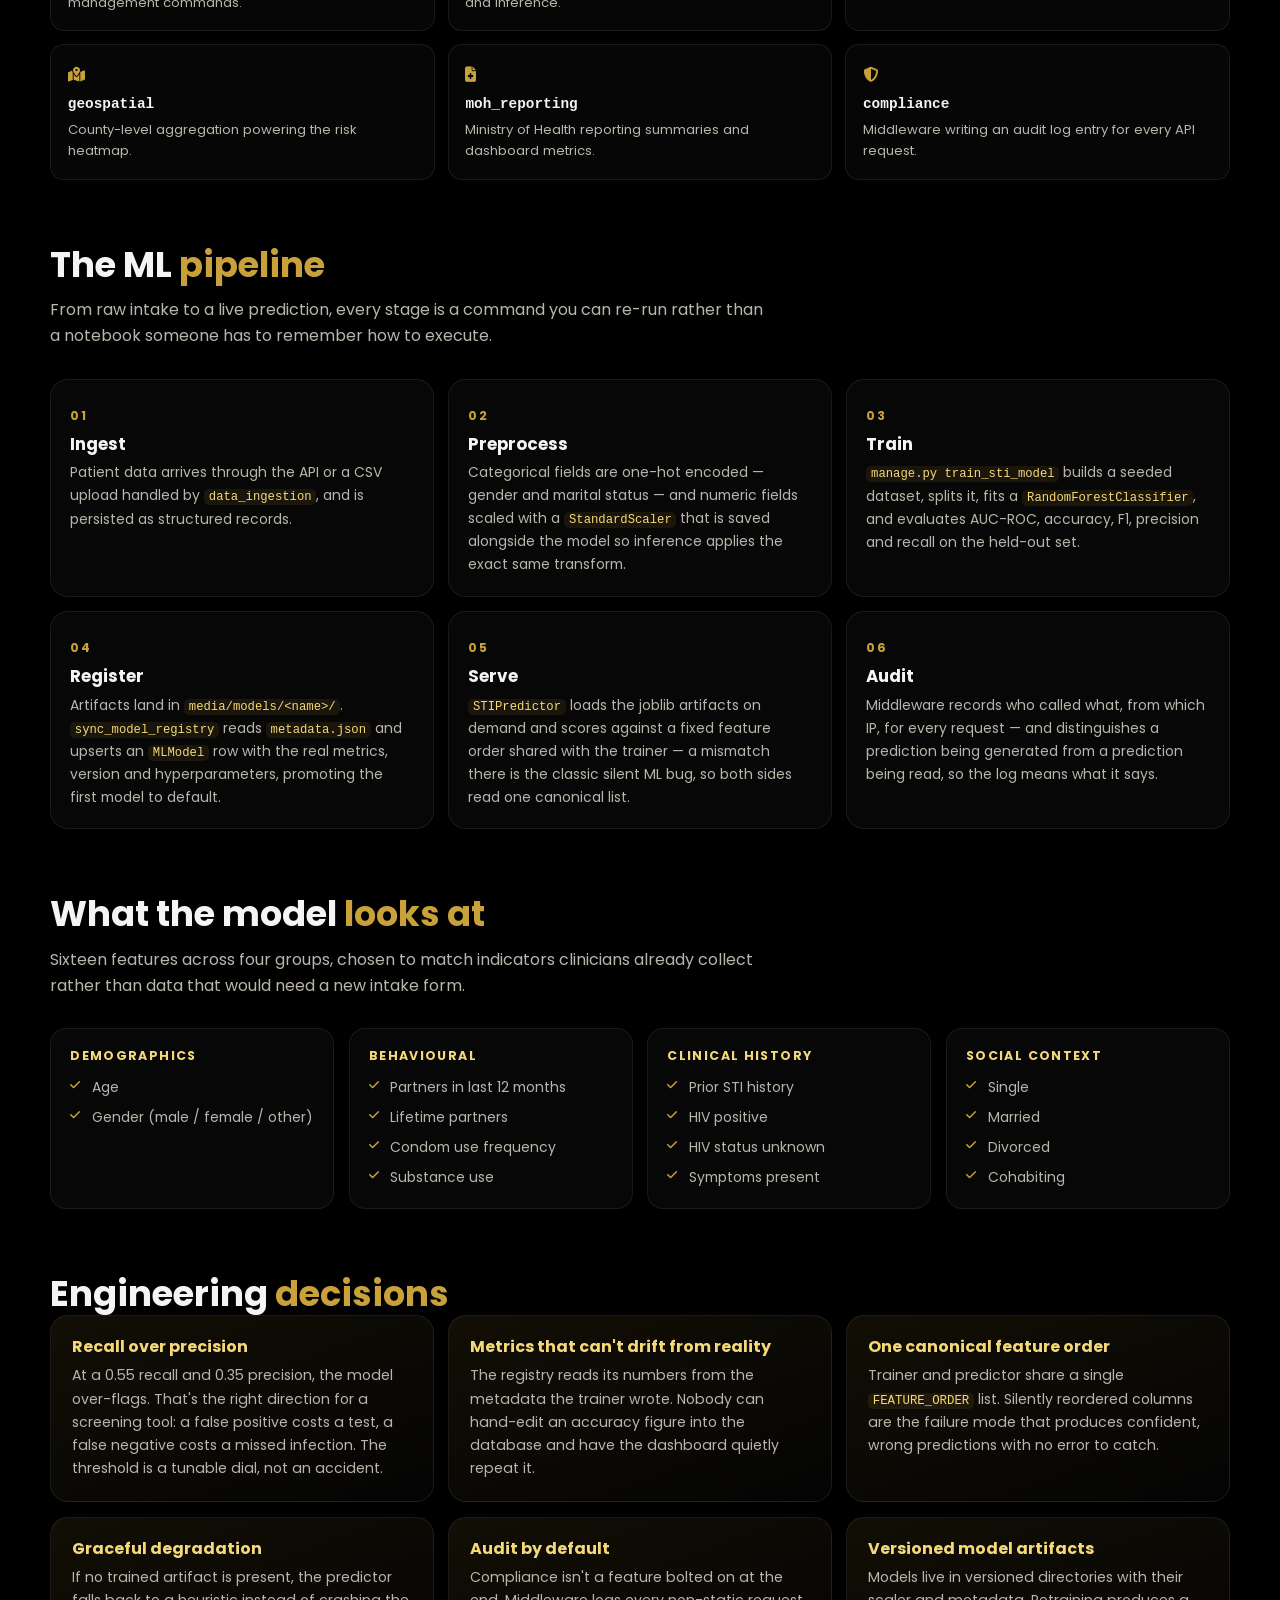
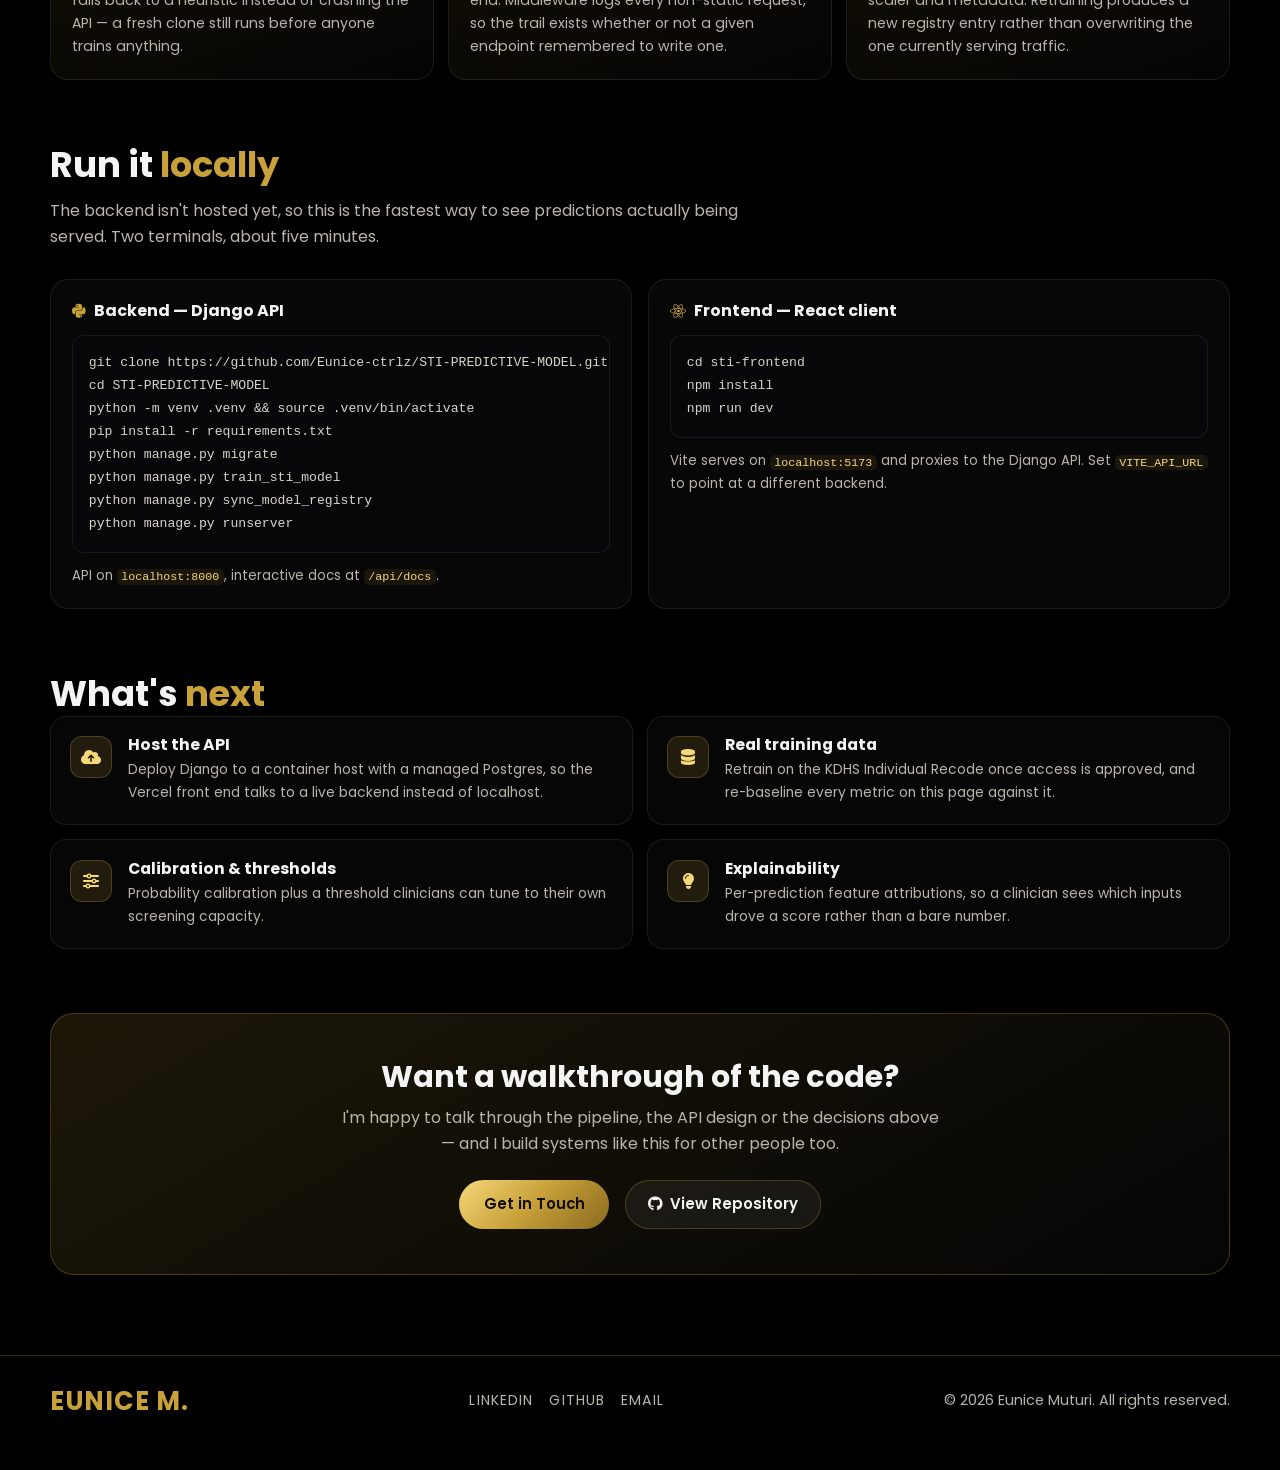
<file: projects/sti-predictive-model.html>
<!DOCTYPE html>
<html lang="en">
<head>
    <meta charset="UTF-8">
    <meta name="viewport" content="width=device-width, initial-scale=1.0">
    <meta name="description" content="STI Predictive Model — a clinical risk-scoring platform by Eunice Muturi: a scikit-learn Random Forest served through a Django Ninja API with a React clinician dashboard.">
    <meta property="og:title" content="STI Predictive Model | Eunice Muturi">
    <meta property="og:description" content="Clinical risk scoring platform: Random Forest classifier, Django Ninja API, React dashboard with geospatial heatmap and audit logging.">
    <meta property="og:type" content="article">
    <title>STI Predictive Model | Eunice Muturi</title>
    <link rel="icon" type="image/png" href="../images/logo.png">
    <link rel="preconnect" href="https://fonts.googleapis.com">
    <link rel="preconnect" href="https://fonts.gstatic.com" crossorigin>
    <link href="https://fonts.googleapis.com/css2?family=Poppins:wght@300;400;500;600;700;800&display=swap" rel="stylesheet">
    <link rel="stylesheet" href="../styles.css">
    <link rel="stylesheet" href="https://cdnjs.cloudflare.com/ajax/libs/font-awesome/6.5.1/css/all.min.css">
</head>
<body class="project-page">
    <header>
        <div class="project-topbar">
            <a class="project-brand" href="../index.html">EUNICE M.</a>
            <nav class="project-nav">
                <a href="../index.html#portfolio">Work</a>
                <a href="../index.html#expertise">Expertise</a>
                <a href="../index.html#contact">Contact</a>
            </nav>
            <a class="btn btn-alt" href="../index.html#contact">Get in Touch</a>
        </div>
    </header>

    <main>
        <!-- ================= HERO ================= -->
        <section class="project-hero">
            <div class="project-shell">
                <a class="project-back-link" href="../index.html#portfolio"><i class="fa-solid fa-arrow-left" aria-hidden="true"></i> Back to Projects</a>
                <p class="eyebrow">Machine Learning &middot; Health Informatics</p>
                <h1 class="project-title">STI Predictive Model</h1>
                <p class="project-intro">A clinical intelligence platform that scores a patient's STI risk from behavioural and clinical indicators, then gives clinicians and public-health teams the dashboard, geospatial heatmap and reporting tools to act on it. Random Forest classifier, Django Ninja API, React front end.</p>

                <div class="project-tags">
                    <span>Python</span>
                    <span>Scikit-learn</span>
                    <span>Django 6</span>
                    <span>Django Ninja</span>
                    <span>React + Vite</span>
                    <span>Leaflet</span>
                    <span>Tailwind</span>
                </div>

                <div class="project-actions">
                    <a class="btn" href="https://sti-predictive-model.vercel.app/" target="_blank" rel="noopener"><i class="fa-solid fa-arrow-up-right-from-square" aria-hidden="true"></i> Open Live Demo</a>
                    <a class="btn btn-alt" href="https://github.com/Eunice-ctrlz/STI-PREDICTIVE-MODEL" target="_blank" rel="noopener"><i class="fa-brands fa-github" aria-hidden="true"></i> View Repository</a>
                </div>

                <div class="case-notice">
                    <i class="fa-solid fa-circle-info" aria-hidden="true"></i>
                    <p><strong>Demo status:</strong> the React front end is deployed on Vercel, so you can walk the full interface. The Django API that serves predictions isn't hosted yet &mdash; data panels stay empty until the backend runs. To see it end to end, follow the <a href="#run-locally">run-it-locally</a> steps below, or ask me for a walkthrough.</p>
                </div>
            </div>
        </section>

        <!-- ================= PREVIEW ================= -->
        <section class="project-preview-wrap">
            <div class="project-shell project-preview-card">
                <div class="project-browser-bar">
                    <span class="project-browser-dot red"></span>
                    <span class="project-browser-dot yellow"></span>
                    <span class="project-browser-dot green"></span>
                    <span class="project-browser-url">sti-predictive-model.vercel.app</span>
                    <a class="project-browser-open" href="https://sti-predictive-model.vercel.app/" target="_blank" rel="noopener">Open <i class="fa-solid fa-arrow-up-right-from-square" aria-hidden="true"></i></a>
                </div>
                <div class="project-live-frame">
                    <iframe src="https://sti-predictive-model.vercel.app/" title="Live preview of the STI Predictor platform" loading="lazy" referrerpolicy="no-referrer"></iframe>
                </div>
            </div>
            <p class="project-frame-note">Live embed of the deployed front end. If it doesn't load in your browser, <a href="https://sti-predictive-model.vercel.app/" target="_blank" rel="noopener">open it in a new tab</a>.</p>
        </section>

        <!-- ================= METRICS ================= -->
        <section class="project-shell case-section">
            <h2 class="case-heading">Model performance <span>at a glance</span></h2>
            <p class="case-lead">Measured on a held-out test split and written to <code>metadata.json</code> at training time, so the registry reports what the model actually scored rather than a number typed in by hand.</p>

            <div class="metric-grid">
                <div class="metric-card">
                    <strong>0.774</strong>
                    <span>AUC-ROC</span>
                    <small>Ranking quality across thresholds</small>
                </div>
                <div class="metric-card">
                    <strong>81.6%</strong>
                    <span>Accuracy</span>
                    <small>Held-out test split</small>
                </div>
                <div class="metric-card">
                    <strong>0.55</strong>
                    <span>Recall</span>
                    <small>Share of true cases caught</small>
                </div>
                <div class="metric-card">
                    <strong>0.35</strong>
                    <span>Precision</span>
                    <small>Deliberately traded for recall</small>
                </div>
                <div class="metric-card">
                    <strong>16</strong>
                    <span>Features</span>
                    <small>Behavioural + clinical inputs</small>
                </div>
                <div class="metric-card">
                    <strong>8,000</strong>
                    <span>Training rows</span>
                    <small>Reproducible, seeded generation</small>
                </div>
            </div>

            <div class="case-callout">
                <h3><i class="fa-solid fa-triangle-exclamation" aria-hidden="true"></i> Honest caveat on the data</h3>
                <p>The current model trains on a <strong>synthetic dataset</strong> I generate with documented epidemiological effect sizes &mdash; younger age, higher partner counts, low condom use, prior STI history and HIV status all pushing risk up, with noise added so the model has to learn rather than memorise. It's a placeholder while access to the <strong>KDHS Individual Recode</strong> is approved. Swapping in the real dataset is a data-source change, not a rewrite: the training command, feature contract and registry all stay as they are.</p>
            </div>
        </section>

        <!-- ================= PROBLEM / ROLE ================= -->
        <section class="project-shell project-info-grid">
            <article class="project-panel">
                <h2>The Problem</h2>
                <p>STI risk assessment in a busy clinic is a judgement call made under time pressure, and the signals that matter are scattered across a patient's history. Screening everyone is expensive; screening by intuition misses people. What's needed is a consistent score that ranks who to prioritise, plus a record of why that score was given.</p>
                <p>Public-health teams have a second problem on top of it: they need the aggregate picture &mdash; where cases cluster, how risk moves over time &mdash; in a form that goes into a Ministry of Health report without manual collation.</p>
            </article>
            <article class="project-panel">
                <h2>My Role</h2>
                <p>Sole developer, end to end. I designed the feature set and training pipeline, built the model registry, wrote the Django Ninja API across nine apps, and built the React clinician dashboard on top of it &mdash; including the geospatial heatmap and the audit-logging layer.</p>
                <ul>
                    <li>ML pipeline &amp; model registry</li>
                    <li>REST API design &amp; schemas</li>
                    <li>Frontend architecture &amp; UI</li>
                    <li>Compliance &amp; audit trail</li>
                </ul>
            </article>
        </section>

        <!-- ================= ARCHITECTURE ================= -->
        <section class="project-shell case-section">
            <h2 class="case-heading">System <span>architecture</span></h2>
            <p class="case-lead">Nine Django apps behind a single Ninja API, one React client, and model artifacts on disk that the registry keeps in sync with the database.</p>

            <div class="arch-flow">
                <div class="arch-col">
                    <h3><i class="fa-brands fa-react" aria-hidden="true"></i> Client</h3>
                    <ul>
                        <li>React 18 + Vite + Tailwind</li>
                        <li>Risk assessment form</li>
                        <li>Dashboard &amp; patient records</li>
                        <li>Leaflet county heatmap</li>
                        <li>Recharts trend reporting</li>
                    </ul>
                </div>
                <span class="arch-arrow" aria-hidden="true"><i class="fa-solid fa-arrow-right"></i></span>
                <div class="arch-col">
                    <h3><i class="fa-solid fa-server" aria-hidden="true"></i> API layer</h3>
                    <ul>
                        <li>Django 6 + Django Ninja</li>
                        <li>Pydantic request/response schemas</li>
                        <li><code>/api/predictions/</code></li>
                        <li><code>/api/patients/</code> &middot; <code>/api/clinicians/</code></li>
                        <li><code>/api/geospatial/</code> &middot; <code>/api/reporting/</code></li>
                        <li><code>/api/ml/</code> &middot; <code>/api/compliance/</code></li>
                    </ul>
                </div>
                <span class="arch-arrow" aria-hidden="true"><i class="fa-solid fa-arrow-right"></i></span>
                <div class="arch-col">
                    <h3><i class="fa-solid fa-brain" aria-hidden="true"></i> Inference</h3>
                    <ul>
                        <li><code>STIPredictor</code> wrapper</li>
                        <li>Loads <code>model.joblib</code> + scaler</li>
                        <li>Fixed 16-feature vector order</li>
                        <li>Heuristic fallback if no model</li>
                        <li>Registry sync to <code>MLModel</code></li>
                    </ul>
                </div>
            </div>

            <div class="module-grid">
                <div class="module-card"><i class="fa-solid fa-user-injured" aria-hidden="true"></i><h4>patients</h4><p>Patient records and the behavioural/clinical fields the model reads.</p></div>
                <div class="module-card"><i class="fa-solid fa-user-doctor" aria-hidden="true"></i><h4>clinicians</h4><p>Clinician accounts and the assessments attributed to them.</p></div>
                <div class="module-card"><i class="fa-solid fa-wand-magic-sparkles" aria-hidden="true"></i><h4>prediction_engine</h4><p>Scoring endpoints and the model wrapper that produces them.</p></div>
                <div class="module-card"><i class="fa-solid fa-diagram-project" aria-hidden="true"></i><h4>ml_pipeline</h4><p>Training command, model registry and management commands.</p></div>
                <div class="module-card"><i class="fa-solid fa-filter" aria-hidden="true"></i><h4>preprocessing</h4><p>Cleaning and encoding utilities shared by training and inference.</p></div>
                <div class="module-card"><i class="fa-solid fa-file-import" aria-hidden="true"></i><h4>data_ingestion</h4><p>CSV upload and batch intake of patient data.</p></div>
                <div class="module-card"><i class="fa-solid fa-map-location-dot" aria-hidden="true"></i><h4>geospatial</h4><p>County-level aggregation powering the risk heatmap.</p></div>
                <div class="module-card"><i class="fa-solid fa-file-medical" aria-hidden="true"></i><h4>moh_reporting</h4><p>Ministry of Health reporting summaries and dashboard metrics.</p></div>
                <div class="module-card"><i class="fa-solid fa-shield-halved" aria-hidden="true"></i><h4>compliance</h4><p>Middleware writing an audit log entry for every API request.</p></div>
            </div>
        </section>

        <!-- ================= ML PIPELINE ================= -->
        <section class="project-shell case-section">
            <h2 class="case-heading">The ML <span>pipeline</span></h2>
            <p class="case-lead">From raw intake to a live prediction, every stage is a command you can re-run rather than a notebook someone has to remember how to execute.</p>

            <ol class="pipeline-steps">
                <li>
                    <span class="step-num">01</span>
                    <h3>Ingest</h3>
                    <p>Patient data arrives through the API or a CSV upload handled by <code>data_ingestion</code>, and is persisted as structured records.</p>
                </li>
                <li>
                    <span class="step-num">02</span>
                    <h3>Preprocess</h3>
                    <p>Categorical fields are one-hot encoded &mdash; gender and marital status &mdash; and numeric fields scaled with a <code>StandardScaler</code> that is saved alongside the model so inference applies the exact same transform.</p>
                </li>
                <li>
                    <span class="step-num">03</span>
                    <h3>Train</h3>
                    <p><code>manage.py train_sti_model</code> builds a seeded dataset, splits it, fits a <code>RandomForestClassifier</code>, and evaluates AUC-ROC, accuracy, F1, precision and recall on the held-out set.</p>
                </li>
                <li>
                    <span class="step-num">04</span>
                    <h3>Register</h3>
                    <p>Artifacts land in <code>media/models/&lt;name&gt;/</code>. <code>sync_model_registry</code> reads <code>metadata.json</code> and upserts an <code>MLModel</code> row with the real metrics, version and hyperparameters, promoting the first model to default.</p>
                </li>
                <li>
                    <span class="step-num">05</span>
                    <h3>Serve</h3>
                    <p><code>STIPredictor</code> loads the joblib artifacts on demand and scores against a fixed feature order shared with the trainer &mdash; a mismatch there is the classic silent ML bug, so both sides read one canonical list.</p>
                </li>
                <li>
                    <span class="step-num">06</span>
                    <h3>Audit</h3>
                    <p>Middleware records who called what, from which IP, for every request &mdash; and distinguishes a prediction being generated from a prediction being read, so the log means what it says.</p>
                </li>
            </ol>
        </section>

        <!-- ================= FEATURES ================= -->
        <section class="project-shell case-section">
            <h2 class="case-heading">What the model <span>looks at</span></h2>
            <p class="case-lead">Sixteen features across four groups, chosen to match indicators clinicians already collect rather than data that would need a new intake form.</p>

            <div class="feature-columns">
                <div class="feature-group">
                    <h3>Demographics</h3>
                    <ul><li>Age</li><li>Gender (male / female / other)</li></ul>
                </div>
                <div class="feature-group">
                    <h3>Behavioural</h3>
                    <ul><li>Partners in last 12 months</li><li>Lifetime partners</li><li>Condom use frequency</li><li>Substance use</li></ul>
                </div>
                <div class="feature-group">
                    <h3>Clinical history</h3>
                    <ul><li>Prior STI history</li><li>HIV positive</li><li>HIV status unknown</li><li>Symptoms present</li></ul>
                </div>
                <div class="feature-group">
                    <h3>Social context</h3>
                    <ul><li>Single</li><li>Married</li><li>Divorced</li><li>Cohabiting</li></ul>
                </div>
            </div>
        </section>

        <!-- ================= ENGINEERING DECISIONS ================= -->
        <section class="project-shell case-section">
            <h2 class="case-heading">Engineering <span>decisions</span></h2>

            <div class="decision-grid">
                <article class="decision-card">
                    <h3>Recall over precision</h3>
                    <p>At a 0.55 recall and 0.35 precision, the model over-flags. That's the right direction for a screening tool: a false positive costs a test, a false negative costs a missed infection. The threshold is a tunable dial, not an accident.</p>
                </article>
                <article class="decision-card">
                    <h3>Metrics that can't drift from reality</h3>
                    <p>The registry reads its numbers from the metadata the trainer wrote. Nobody can hand-edit an accuracy figure into the database and have the dashboard quietly repeat it.</p>
                </article>
                <article class="decision-card">
                    <h3>One canonical feature order</h3>
                    <p>Trainer and predictor share a single <code>FEATURE_ORDER</code> list. Silently reordered columns are the failure mode that produces confident, wrong predictions with no error to catch.</p>
                </article>
                <article class="decision-card">
                    <h3>Graceful degradation</h3>
                    <p>If no trained artifact is present, the predictor falls back to a heuristic instead of crashing the API &mdash; a fresh clone still runs before anyone trains anything.</p>
                </article>
                <article class="decision-card">
                    <h3>Audit by default</h3>
                    <p>Compliance isn't a feature bolted on at the end. Middleware logs every non-static request, so the trail exists whether or not a given endpoint remembered to write one.</p>
                </article>
                <article class="decision-card">
                    <h3>Versioned model artifacts</h3>
                    <p>Models live in versioned directories with their scaler and metadata. Retraining produces a new registry entry rather than overwriting the one currently serving traffic.</p>
                </article>
            </div>
        </section>

        <!-- ================= RUN LOCALLY ================= -->
        <section class="project-shell case-section" id="run-locally">
            <h2 class="case-heading">Run it <span>locally</span></h2>
            <p class="case-lead">The backend isn't hosted yet, so this is the fastest way to see predictions actually being served. Two terminals, about five minutes.</p>

            <div class="run-grid">
                <div class="run-block">
                    <h3><i class="fa-brands fa-python" aria-hidden="true"></i> Backend &mdash; Django API</h3>
                    <pre><code>git clone https://github.com/Eunice-ctrlz/STI-PREDICTIVE-MODEL.git
cd STI-PREDICTIVE-MODEL
python -m venv .venv &amp;&amp; source .venv/bin/activate
pip install -r requirements.txt
python manage.py migrate
python manage.py train_sti_model
python manage.py sync_model_registry
python manage.py runserver</code></pre>
                    <p class="run-note">API on <code>localhost:8000</code>, interactive docs at <code>/api/docs</code>.</p>
                </div>

                <div class="run-block">
                    <h3><i class="fa-brands fa-react" aria-hidden="true"></i> Frontend &mdash; React client</h3>
                    <pre><code>cd sti-frontend
npm install
npm run dev</code></pre>
                    <p class="run-note">Vite serves on <code>localhost:5173</code> and proxies to the Django API. Set <code>VITE_API_URL</code> to point at a different backend.</p>
                </div>
            </div>
        </section>

        <!-- ================= ROADMAP ================= -->
        <section class="project-shell case-section">
            <h2 class="case-heading">What's <span>next</span></h2>
            <div class="roadmap">
                <div class="roadmap-item"><i class="fa-solid fa-cloud-arrow-up" aria-hidden="true"></i><div><h3>Host the API</h3><p>Deploy Django to a container host with a managed Postgres, so the Vercel front end talks to a live backend instead of localhost.</p></div></div>
                <div class="roadmap-item"><i class="fa-solid fa-database" aria-hidden="true"></i><div><h3>Real training data</h3><p>Retrain on the KDHS Individual Recode once access is approved, and re-baseline every metric on this page against it.</p></div></div>
                <div class="roadmap-item"><i class="fa-solid fa-sliders" aria-hidden="true"></i><div><h3>Calibration &amp; thresholds</h3><p>Probability calibration plus a threshold clinicians can tune to their own screening capacity.</p></div></div>
                <div class="roadmap-item"><i class="fa-solid fa-lightbulb" aria-hidden="true"></i><div><h3>Explainability</h3><p>Per-prediction feature attributions, so a clinician sees which inputs drove a score rather than a bare number.</p></div></div>
            </div>
        </section>

        <!-- ================= CTA ================= -->
        <section class="project-shell case-cta">
            <h2>Want a walkthrough of the code?</h2>
            <p>I'm happy to talk through the pipeline, the API design or the decisions above &mdash; and I build systems like this for other people too.</p>
            <div class="project-actions">
                <a class="btn" href="../index.html#contact">Get in Touch</a>
                <a class="btn btn-alt" href="https://github.com/Eunice-ctrlz/STI-PREDICTIVE-MODEL" target="_blank" rel="noopener"><i class="fa-brands fa-github" aria-hidden="true"></i> View Repository</a>
            </div>
        </section>
    </main>

    <footer class="project-footer">
        <div class="project-footer-inner">
            <a class="project-brand" href="../index.html">EUNICE M.</a>
            <div class="project-footer-links">
                <a href="https://www.linkedin.com/in/eunice-muturi-7023b6342/" target="_blank" rel="noopener">LinkedIn</a>
                <a href="https://github.com/Eunice-ctrlz" target="_blank" rel="noopener">GitHub</a>
                <a href="../index.html#contact">Email</a>
            </div>
            <div class="project-footer-copy">&copy; <span id="year"></span> Eunice Muturi. All rights reserved.</div>
        </div>
    </footer>

    <script>
        document.getElementById("year").textContent = new Date().getFullYear();
    </script>
</body>
</html>
</file>
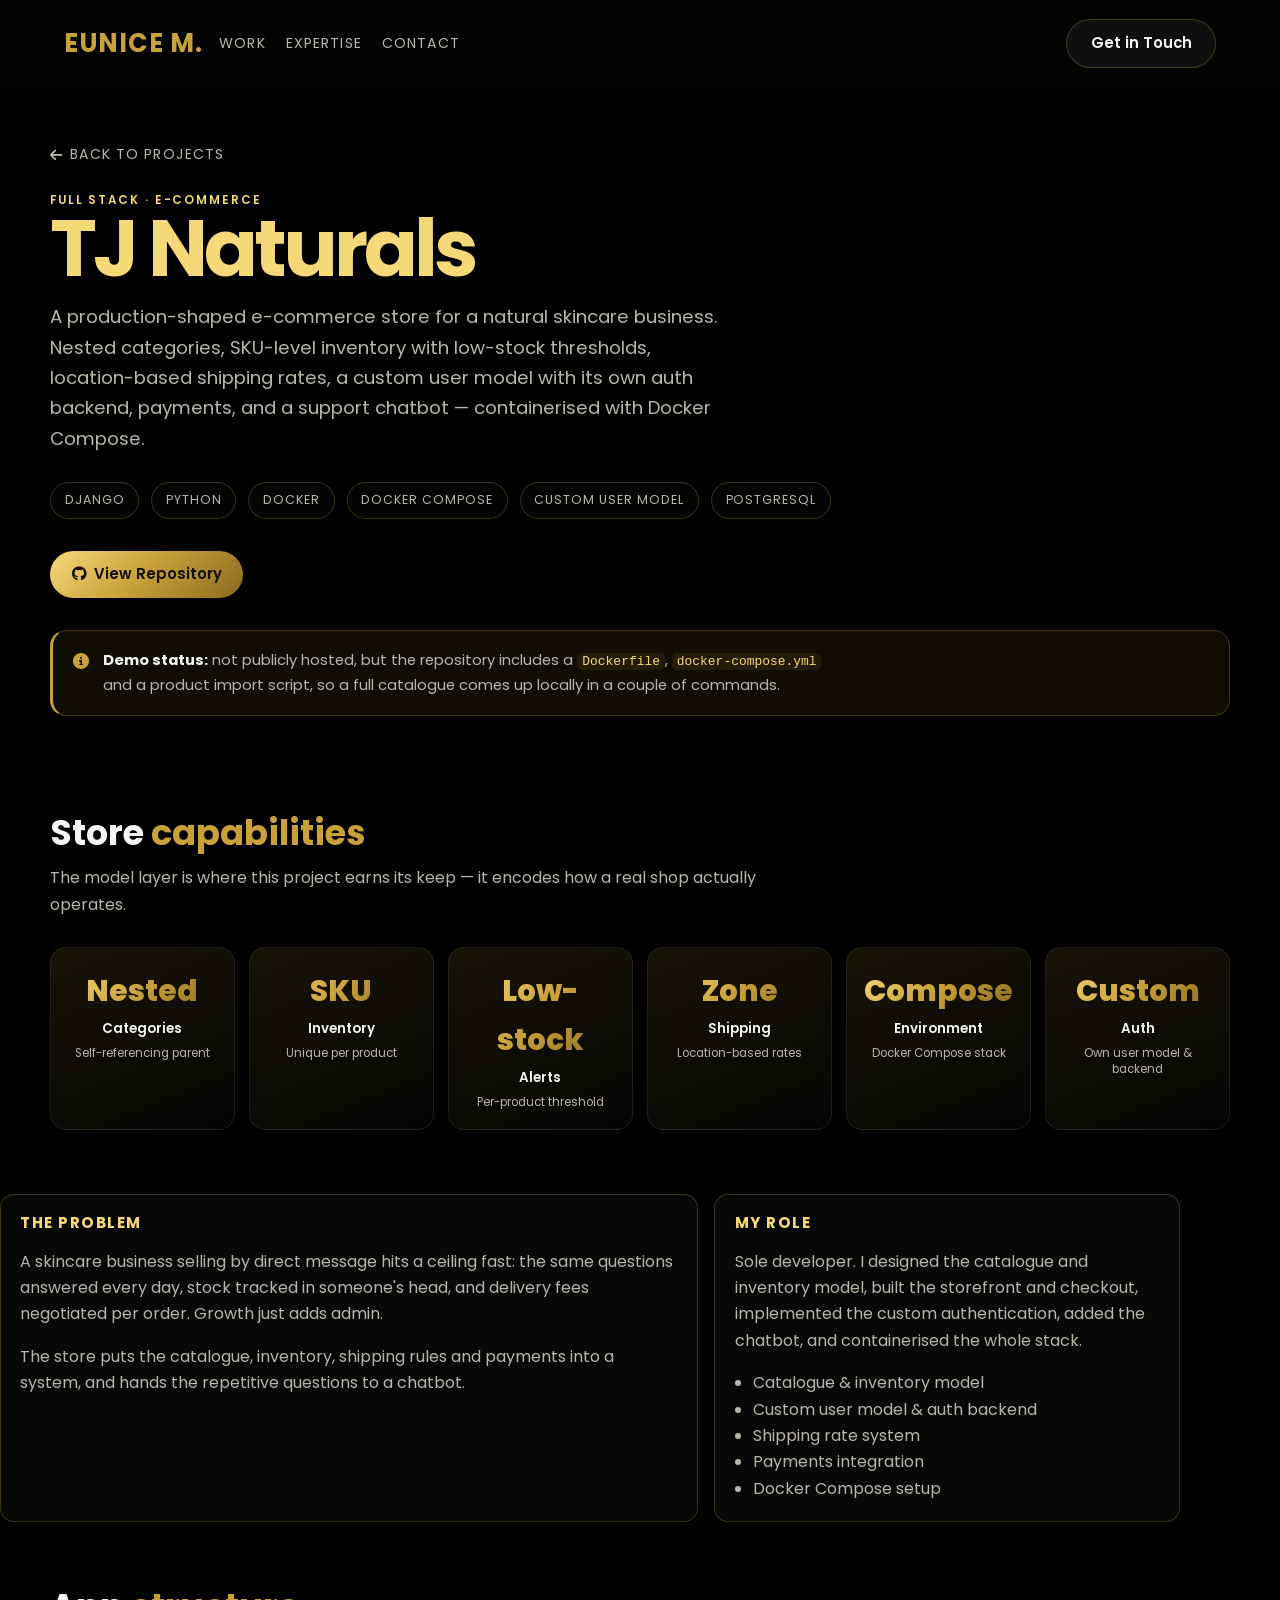
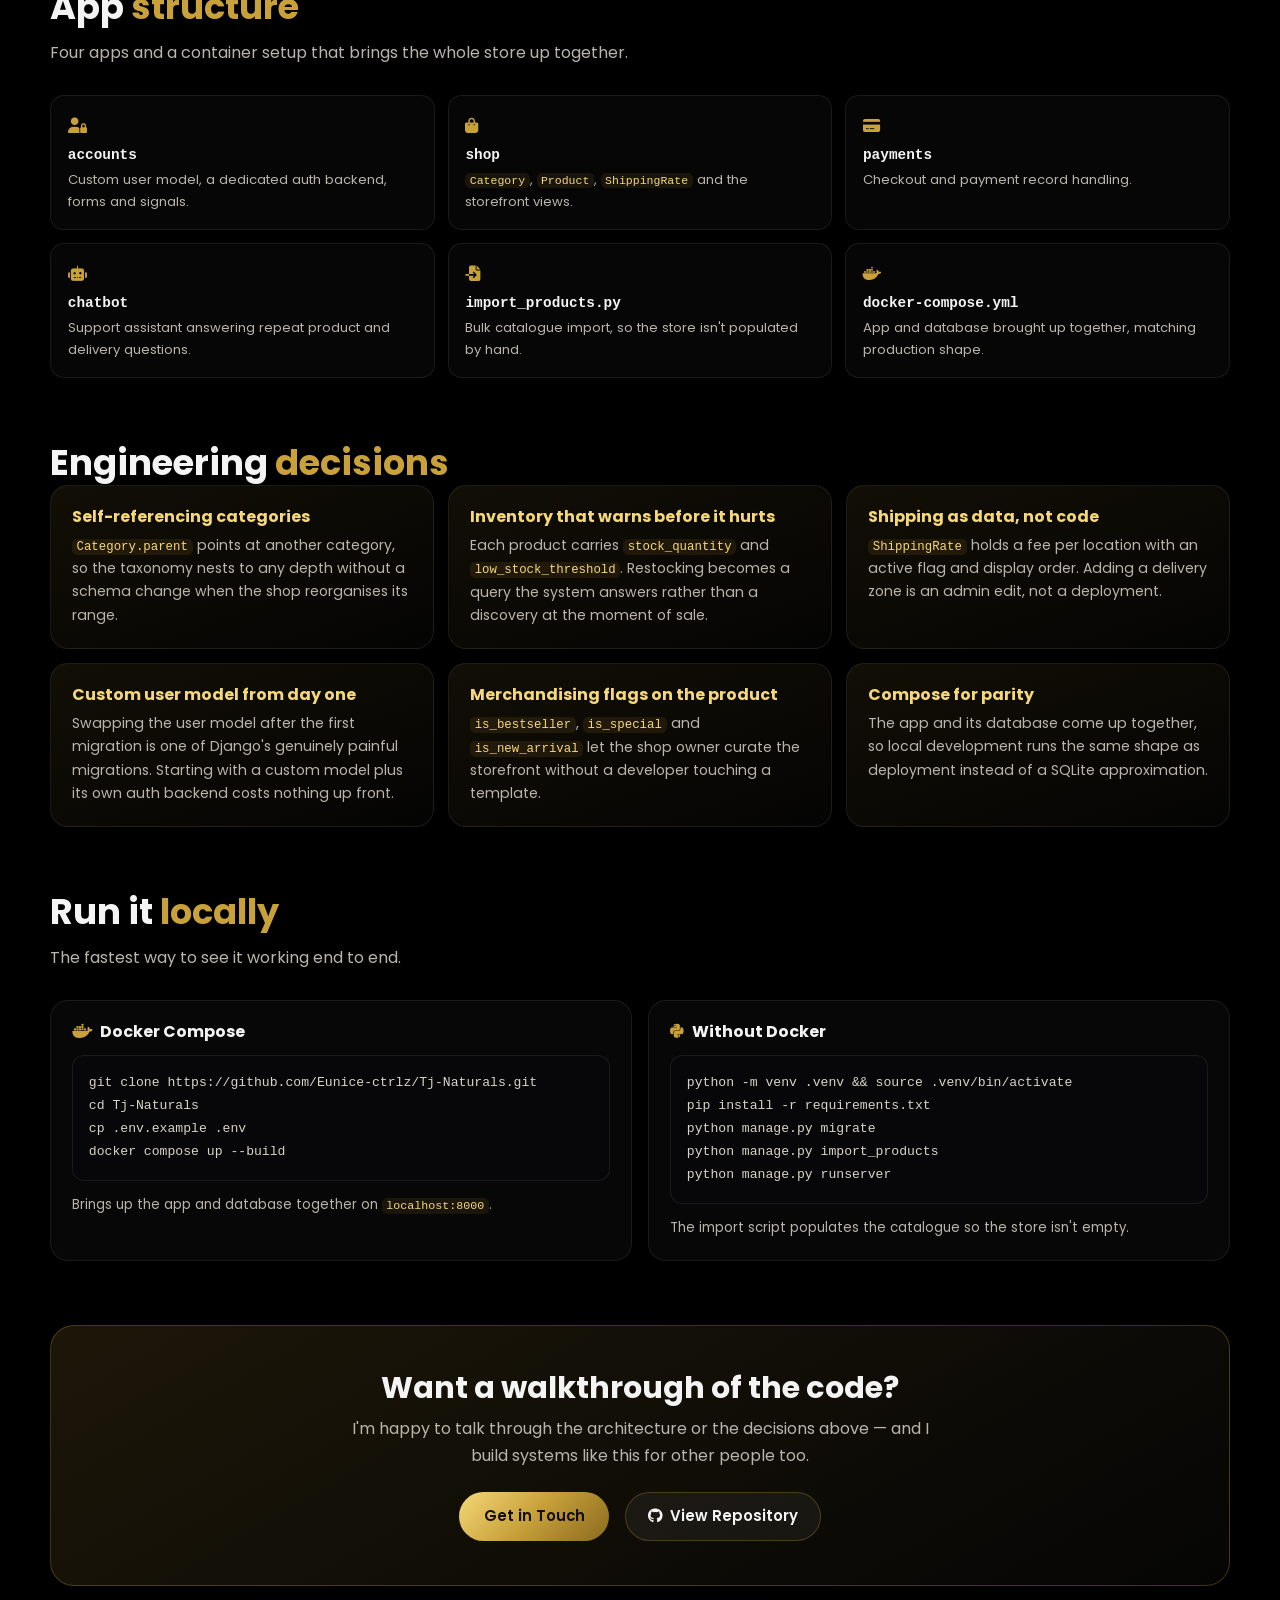
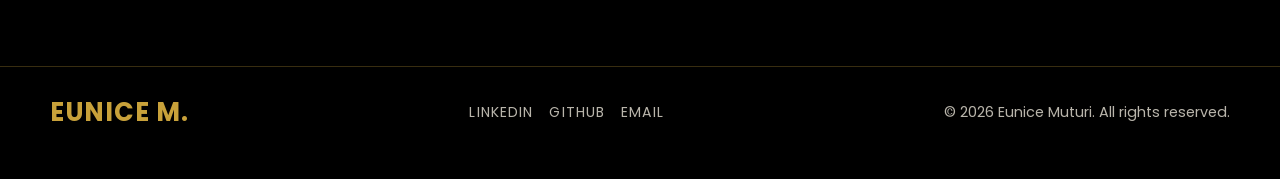
<file: projects/tj-naturals.html>
<!DOCTYPE html>
<html lang="en">
<head>
    <meta charset="UTF-8">
    <meta name="viewport" content="width=device-width, initial-scale=1.0">
    <meta name="description" content="TJ Naturals by Eunice Muturi — a Django e-commerce store for natural skincare with nested categories, SKU-level inventory, location-based shipping rates, payments and a support chatbot.">
    <meta property="og:title" content="TJ Naturals | Eunice Muturi">
    <meta property="og:description" content="TJ Naturals by Eunice Muturi — a Django e-commerce store for natural skincare with nested categories, SKU-level inventory, location-based shipping rates, payments and a support chatbot.">
    <meta property="og:type" content="article">
    <title>TJ Naturals | Eunice Muturi</title>
    <link rel="icon" type="image/png" href="../images/logo.png">
    <link rel="preconnect" href="https://fonts.googleapis.com">
    <link rel="preconnect" href="https://fonts.gstatic.com" crossorigin>
    <link href="https://fonts.googleapis.com/css2?family=Poppins:wght@300;400;500;600;700;800&display=swap" rel="stylesheet">
    <link rel="stylesheet" href="../styles.css">
    <link rel="stylesheet" href="https://cdnjs.cloudflare.com/ajax/libs/font-awesome/6.5.1/css/all.min.css">
</head>
<body class="project-page">
    <header>
        <div class="project-topbar">
            <a class="project-brand" href="../index.html">EUNICE M.</a>
            <nav class="project-nav">
                <a href="../index.html#portfolio">Work</a>
                <a href="../index.html#expertise">Expertise</a>
                <a href="../index.html#contact">Contact</a>
            </nav>
            <a class="btn btn-alt" href="../index.html#contact">Get in Touch</a>
        </div>
    </header>

    <main>
        <section class="project-hero">
            <div class="project-shell">
                <a class="project-back-link" href="../index.html#portfolio"><i class="fa-solid fa-arrow-left" aria-hidden="true"></i> Back to Projects</a>
                <p class="eyebrow">Full Stack &middot; E-commerce</p>
                <h1 class="project-title">TJ Naturals</h1>
                <p class="project-intro">A production-shaped e-commerce store for a natural skincare business. Nested categories, SKU-level inventory with low-stock thresholds, location-based shipping rates, a custom user model with its own auth backend, payments, and a support chatbot &mdash; containerised with Docker Compose.</p>

                <div class="project-tags">
                    <span>Django</span>
                    <span>Python</span>
                    <span>Docker</span>
                    <span>Docker Compose</span>
                    <span>Custom User Model</span>
                    <span>PostgreSQL</span>
                </div>

                <div class="project-actions">
                    <a class="btn" href="https://github.com/Eunice-ctrlz/Tj-Naturals" target="_blank" rel="noopener"><i class="fa-brands fa-github" aria-hidden="true"></i> View Repository</a>
                </div>

                <div class="case-notice">
                    <i class="fa-solid fa-circle-info" aria-hidden="true"></i>
                    <p><strong>Demo status:</strong> not publicly hosted, but the repository includes a <code>Dockerfile</code>, <code>docker-compose.yml</code> and a product import script, so a full catalogue comes up locally in a couple of commands.</p>
                </div>
            </div>
        </section>

        <section class="project-shell case-section">
            <h2 class="case-heading">Store <span>capabilities</span></h2>
            <p class="case-lead">The model layer is where this project earns its keep &mdash; it encodes how a real shop actually operates.</p>
            <div class="metric-grid">
                <div class="metric-card">
                    <strong>Nested</strong>
                    <span>Categories</span>
                    <small>Self-referencing parent</small>
                </div>
                <div class="metric-card">
                    <strong>SKU</strong>
                    <span>Inventory</span>
                    <small>Unique per product</small>
                </div>
                <div class="metric-card">
                    <strong>Low-stock</strong>
                    <span>Alerts</span>
                    <small>Per-product threshold</small>
                </div>
                <div class="metric-card">
                    <strong>Zone</strong>
                    <span>Shipping</span>
                    <small>Location-based rates</small>
                </div>
                <div class="metric-card">
                    <strong>Compose</strong>
                    <span>Environment</span>
                    <small>Docker Compose stack</small>
                </div>
                <div class="metric-card">
                    <strong>Custom</strong>
                    <span>Auth</span>
                    <small>Own user model &amp; backend</small>
                </div>
            </div>
        </section>

        <section class="project-shell project-info-grid">
            <article class="project-panel">
                <h2>The Problem</h2>
                <p>A skincare business selling by direct message hits a ceiling fast: the same questions answered every day, stock tracked in someone's head, and delivery fees negotiated per order. Growth just adds admin.</p><p>The store puts the catalogue, inventory, shipping rules and payments into a system, and hands the repetitive questions to a chatbot.</p>
            </article>
            <article class="project-panel">
                <h2>My Role</h2>
                <p>Sole developer. I designed the catalogue and inventory model, built the storefront and checkout, implemented the custom authentication, added the chatbot, and containerised the whole stack.</p>
                <ul>
                    <li>Catalogue &amp; inventory model</li>
                    <li>Custom user model &amp; auth backend</li>
                    <li>Shipping rate system</li>
                    <li>Payments integration</li>
                    <li>Docker Compose setup</li>
                </ul>
            </article>
        </section>

        <section class="project-shell case-section">
            <h2 class="case-heading">App <span>structure</span></h2>
            <p class="case-lead">Four apps and a container setup that brings the whole store up together.</p>
            <div class="module-grid">
                <div class="module-card"><i class="fa-solid fa-user-lock" aria-hidden="true"></i><h4>accounts</h4><p>Custom user model, a dedicated auth backend, forms and signals.</p></div>
                <div class="module-card"><i class="fa-solid fa-bag-shopping" aria-hidden="true"></i><h4>shop</h4><p><code>Category</code>, <code>Product</code>, <code>ShippingRate</code> and the storefront views.</p></div>
                <div class="module-card"><i class="fa-solid fa-credit-card" aria-hidden="true"></i><h4>payments</h4><p>Checkout and payment record handling.</p></div>
                <div class="module-card"><i class="fa-solid fa-robot" aria-hidden="true"></i><h4>chatbot</h4><p>Support assistant answering repeat product and delivery questions.</p></div>
                <div class="module-card"><i class="fa-solid fa-file-import" aria-hidden="true"></i><h4>import_products.py</h4><p>Bulk catalogue import, so the store isn't populated by hand.</p></div>
                <div class="module-card"><i class="fa-brands fa-docker" aria-hidden="true"></i><h4>docker-compose.yml</h4><p>App and database brought up together, matching production shape.</p></div>
            </div>
        </section>

        <section class="project-shell case-section">
            <h2 class="case-heading">Engineering <span>decisions</span></h2>
            <div class="decision-grid">
                <article class="decision-card">
                    <h3>Self-referencing categories</h3>
                    <p><code>Category.parent</code> points at another category, so the taxonomy nests to any depth without a schema change when the shop reorganises its range.</p>
                </article>
                <article class="decision-card">
                    <h3>Inventory that warns before it hurts</h3>
                    <p>Each product carries <code>stock_quantity</code> and <code>low_stock_threshold</code>. Restocking becomes a query the system answers rather than a discovery at the moment of sale.</p>
                </article>
                <article class="decision-card">
                    <h3>Shipping as data, not code</h3>
                    <p><code>ShippingRate</code> holds a fee per location with an active flag and display order. Adding a delivery zone is an admin edit, not a deployment.</p>
                </article>
                <article class="decision-card">
                    <h3>Custom user model from day one</h3>
                    <p>Swapping the user model after the first migration is one of Django's genuinely painful migrations. Starting with a custom model plus its own auth backend costs nothing up front.</p>
                </article>
                <article class="decision-card">
                    <h3>Merchandising flags on the product</h3>
                    <p><code>is_bestseller</code>, <code>is_special</code> and <code>is_new_arrival</code> let the shop owner curate the storefront without a developer touching a template.</p>
                </article>
                <article class="decision-card">
                    <h3>Compose for parity</h3>
                    <p>The app and its database come up together, so local development runs the same shape as deployment instead of a SQLite approximation.</p>
                </article>
            </div>
        </section>

        <section class="project-shell case-section" id="run-locally">
            <h2 class="case-heading">Run it <span>locally</span></h2>
            <p class="case-lead">The fastest way to see it working end to end.</p>
            <div class="run-grid">
                <div class="run-block">
                    <h3><i class="fa-brands fa-docker" aria-hidden="true"></i> Docker Compose</h3>
                    <pre><code>git clone https://github.com/Eunice-ctrlz/Tj-Naturals.git
cd Tj-Naturals
cp .env.example .env
docker compose up --build</code></pre>
                    <p class="run-note">Brings up the app and database together on <code>localhost:8000</code>.</p>
                </div>
                <div class="run-block">
                    <h3><i class="fa-brands fa-python" aria-hidden="true"></i> Without Docker</h3>
                    <pre><code>python -m venv .venv &amp;&amp; source .venv/bin/activate
pip install -r requirements.txt
python manage.py migrate
python manage.py import_products
python manage.py runserver</code></pre>
                    <p class="run-note">The import script populates the catalogue so the store isn't empty.</p>
                </div>
            </div>
        </section>

        <section class="project-shell case-cta">
            <h2>Want a walkthrough of the code?</h2>
            <p>I'm happy to talk through the architecture or the decisions above &mdash; and I build systems like this for other people too.</p>
            <div class="project-actions">
                <a class="btn" href="../index.html#contact">Get in Touch</a>
                <a class="btn btn-alt" href="https://github.com/Eunice-ctrlz/Tj-Naturals" target="_blank" rel="noopener"><i class="fa-brands fa-github" aria-hidden="true"></i> View Repository</a>
            </div>
        </section>
    </main>

    <footer class="project-footer">
        <div class="project-footer-inner">
            <a class="project-brand" href="../index.html">EUNICE M.</a>
            <div class="project-footer-links">
                <a href="https://www.linkedin.com/in/eunice-muturi-7023b6342/" target="_blank" rel="noopener">LinkedIn</a>
                <a href="https://github.com/Eunice-ctrlz" target="_blank" rel="noopener">GitHub</a>
                <a href="../index.html#contact">Email</a>
            </div>
            <div class="project-footer-copy">&copy; <span id="year"></span> Eunice Muturi. All rights reserved.</div>
        </div>
    </footer>

    <script>
        document.getElementById("year").textContent = new Date().getFullYear();
    </script>
</body>
</html>
</file>
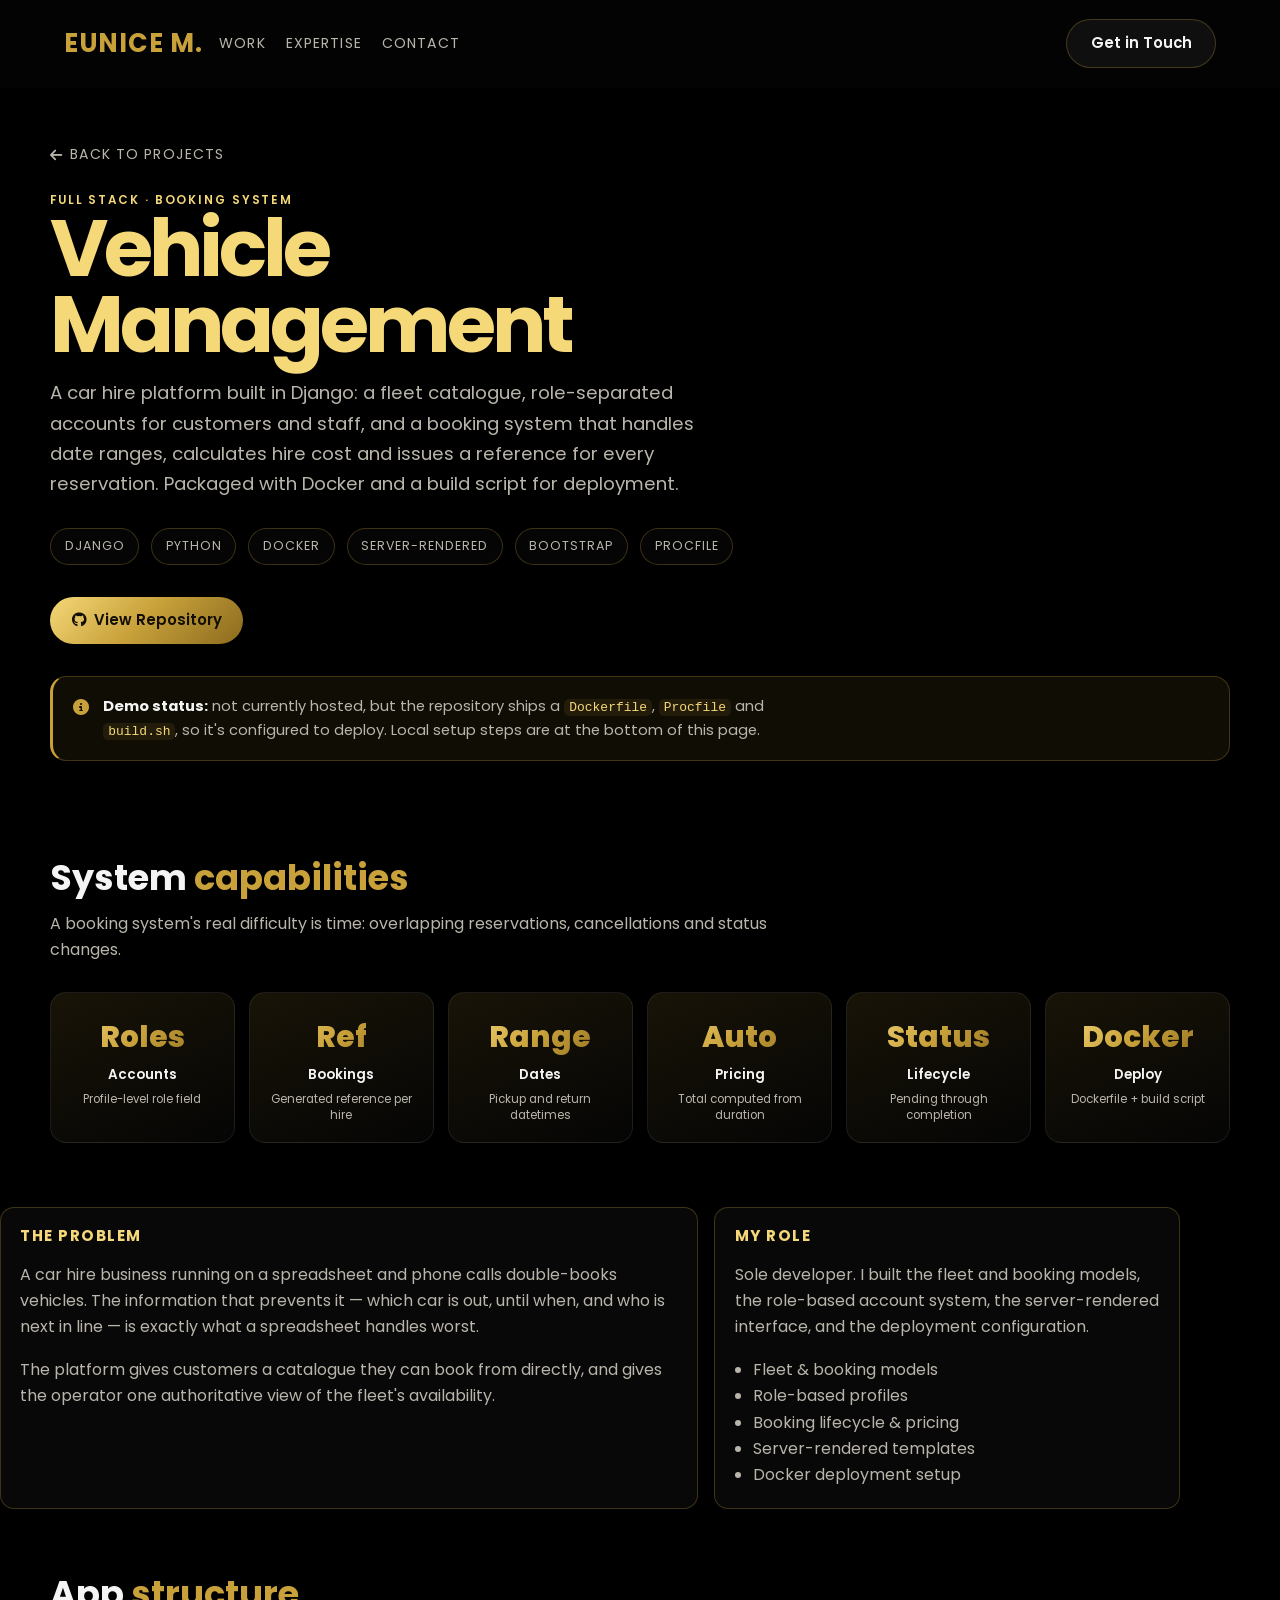
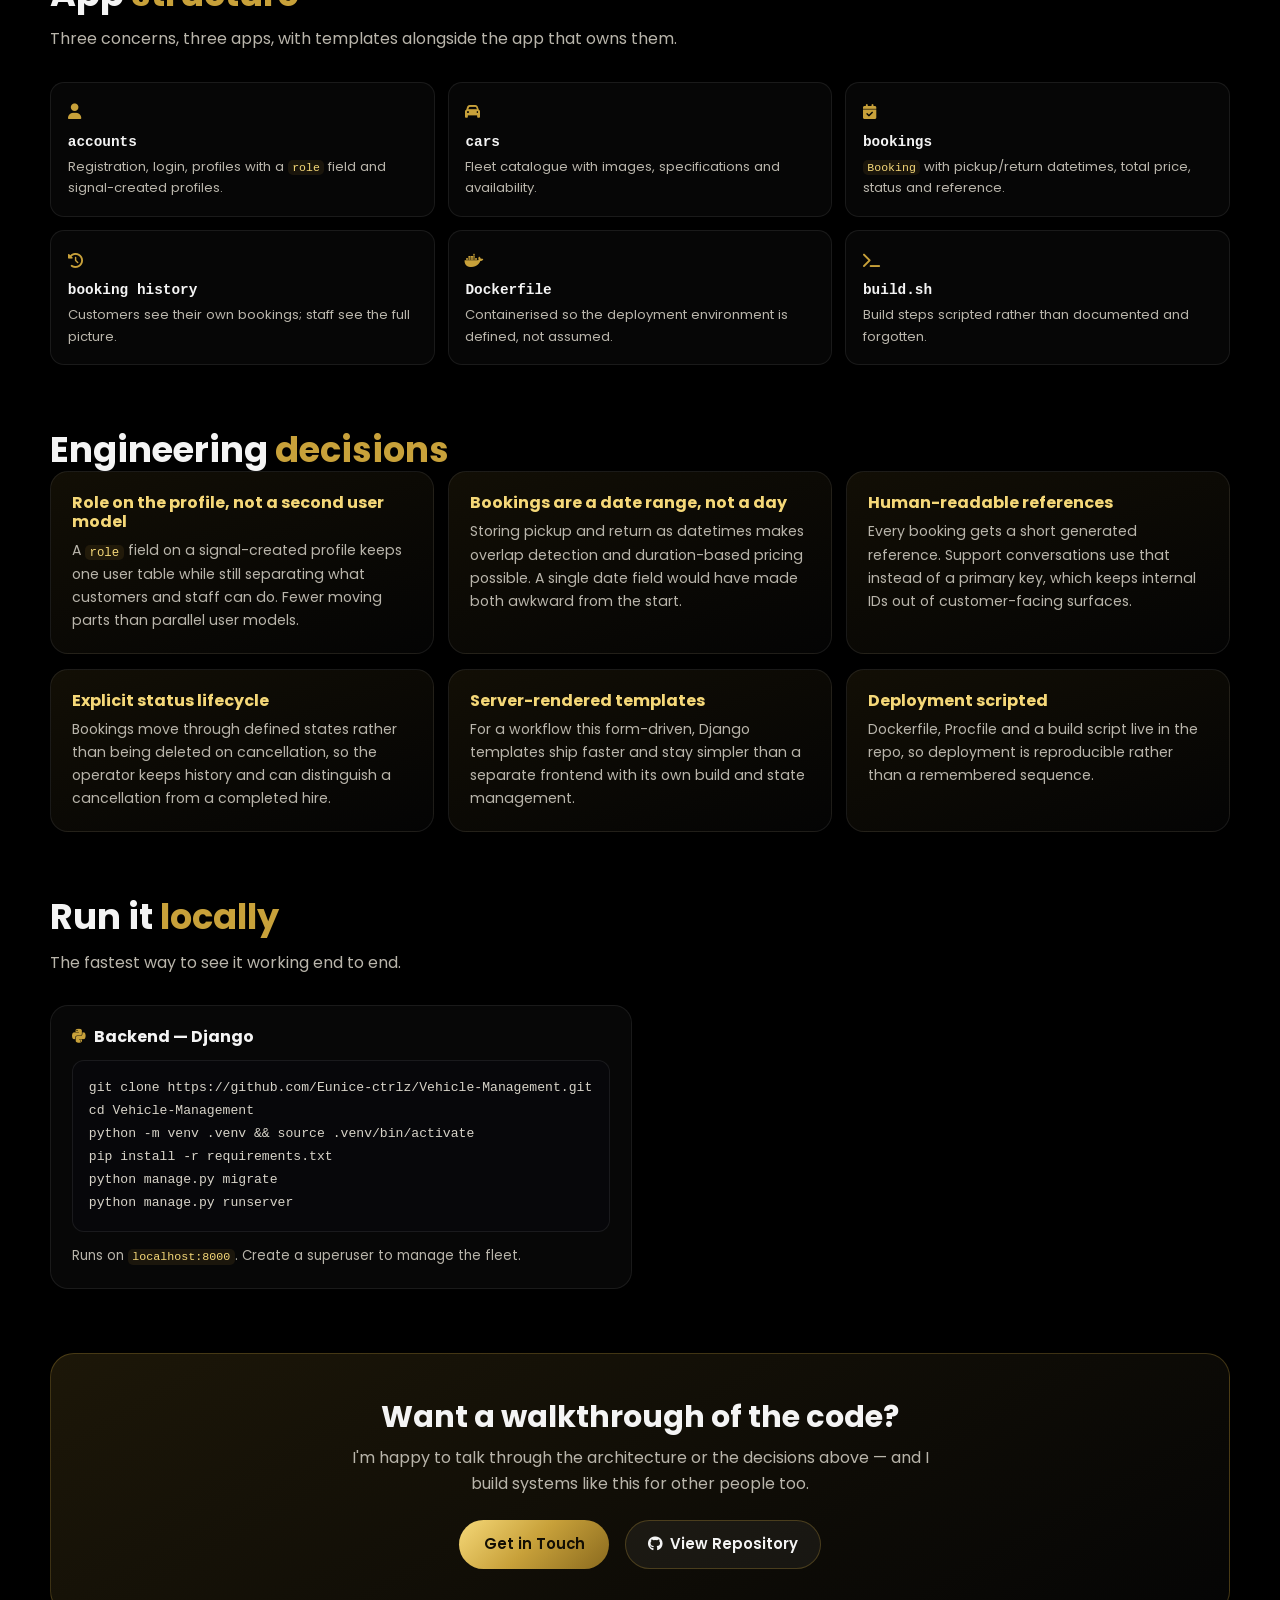
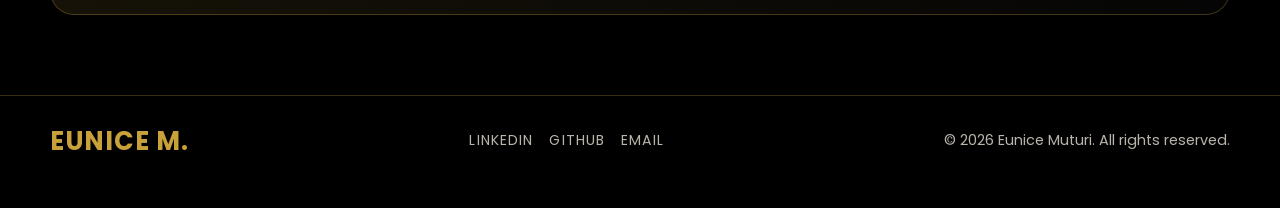
<file: projects/vehicle-management.html>
<!DOCTYPE html>
<html lang="en">
<head>
    <meta charset="UTF-8">
    <meta name="viewport" content="width=device-width, initial-scale=1.0">
    <meta name="description" content="Vehicle Management by Eunice Muturi — a Django car hire platform with role-based profiles, date-range bookings, generated booking references and container-based deployment.">
    <meta property="og:title" content="Vehicle Management | Eunice Muturi">
    <meta property="og:description" content="Vehicle Management by Eunice Muturi — a Django car hire platform with role-based profiles, date-range bookings, generated booking references and container-based deployment.">
    <meta property="og:type" content="article">
    <title>Vehicle Management | Eunice Muturi</title>
    <link rel="icon" type="image/png" href="../images/logo.png">
    <link rel="preconnect" href="https://fonts.googleapis.com">
    <link rel="preconnect" href="https://fonts.gstatic.com" crossorigin>
    <link href="https://fonts.googleapis.com/css2?family=Poppins:wght@300;400;500;600;700;800&display=swap" rel="stylesheet">
    <link rel="stylesheet" href="../styles.css">
    <link rel="stylesheet" href="https://cdnjs.cloudflare.com/ajax/libs/font-awesome/6.5.1/css/all.min.css">
</head>
<body class="project-page">
    <header>
        <div class="project-topbar">
            <a class="project-brand" href="../index.html">EUNICE M.</a>
            <nav class="project-nav">
                <a href="../index.html#portfolio">Work</a>
                <a href="../index.html#expertise">Expertise</a>
                <a href="../index.html#contact">Contact</a>
            </nav>
            <a class="btn btn-alt" href="../index.html#contact">Get in Touch</a>
        </div>
    </header>

    <main>
        <section class="project-hero">
            <div class="project-shell">
                <a class="project-back-link" href="../index.html#portfolio"><i class="fa-solid fa-arrow-left" aria-hidden="true"></i> Back to Projects</a>
                <p class="eyebrow">Full Stack &middot; Booking System</p>
                <h1 class="project-title">Vehicle Management</h1>
                <p class="project-intro">A car hire platform built in Django: a fleet catalogue, role-separated accounts for customers and staff, and a booking system that handles date ranges, calculates hire cost and issues a reference for every reservation. Packaged with Docker and a build script for deployment.</p>

                <div class="project-tags">
                    <span>Django</span>
                    <span>Python</span>
                    <span>Docker</span>
                    <span>Server-rendered</span>
                    <span>Bootstrap</span>
                    <span>Procfile</span>
                </div>

                <div class="project-actions">
                    <a class="btn" href="https://github.com/Eunice-ctrlz/Vehicle-Management" target="_blank" rel="noopener"><i class="fa-brands fa-github" aria-hidden="true"></i> View Repository</a>
                </div>

                <div class="case-notice">
                    <i class="fa-solid fa-circle-info" aria-hidden="true"></i>
                    <p><strong>Demo status:</strong> not currently hosted, but the repository ships a <code>Dockerfile</code>, <code>Procfile</code> and <code>build.sh</code>, so it's configured to deploy. Local setup steps are at the bottom of this page.</p>
                </div>
            </div>
        </section>

        <section class="project-shell case-section">
            <h2 class="case-heading">System <span>capabilities</span></h2>
            <p class="case-lead">A booking system's real difficulty is time: overlapping reservations, cancellations and status changes.</p>
            <div class="metric-grid">
                <div class="metric-card">
                    <strong>Roles</strong>
                    <span>Accounts</span>
                    <small>Profile-level role field</small>
                </div>
                <div class="metric-card">
                    <strong>Ref</strong>
                    <span>Bookings</span>
                    <small>Generated reference per hire</small>
                </div>
                <div class="metric-card">
                    <strong>Range</strong>
                    <span>Dates</span>
                    <small>Pickup and return datetimes</small>
                </div>
                <div class="metric-card">
                    <strong>Auto</strong>
                    <span>Pricing</span>
                    <small>Total computed from duration</small>
                </div>
                <div class="metric-card">
                    <strong>Status</strong>
                    <span>Lifecycle</span>
                    <small>Pending through completion</small>
                </div>
                <div class="metric-card">
                    <strong>Docker</strong>
                    <span>Deploy</span>
                    <small>Dockerfile + build script</small>
                </div>
            </div>
        </section>

        <section class="project-shell project-info-grid">
            <article class="project-panel">
                <h2>The Problem</h2>
                <p>A car hire business running on a spreadsheet and phone calls double-books vehicles. The information that prevents it &mdash; which car is out, until when, and who is next in line &mdash; is exactly what a spreadsheet handles worst.</p><p>The platform gives customers a catalogue they can book from directly, and gives the operator one authoritative view of the fleet's availability.</p>
            </article>
            <article class="project-panel">
                <h2>My Role</h2>
                <p>Sole developer. I built the fleet and booking models, the role-based account system, the server-rendered interface, and the deployment configuration.</p>
                <ul>
                    <li>Fleet &amp; booking models</li>
                    <li>Role-based profiles</li>
                    <li>Booking lifecycle &amp; pricing</li>
                    <li>Server-rendered templates</li>
                    <li>Docker deployment setup</li>
                </ul>
            </article>
        </section>

        <section class="project-shell case-section">
            <h2 class="case-heading">App <span>structure</span></h2>
            <p class="case-lead">Three concerns, three apps, with templates alongside the app that owns them.</p>
            <div class="module-grid">
                <div class="module-card"><i class="fa-solid fa-user" aria-hidden="true"></i><h4>accounts</h4><p>Registration, login, profiles with a <code>role</code> field and signal-created profiles.</p></div>
                <div class="module-card"><i class="fa-solid fa-car" aria-hidden="true"></i><h4>cars</h4><p>Fleet catalogue with images, specifications and availability.</p></div>
                <div class="module-card"><i class="fa-solid fa-calendar-check" aria-hidden="true"></i><h4>bookings</h4><p><code>Booking</code> with pickup/return datetimes, total price, status and reference.</p></div>
                <div class="module-card"><i class="fa-solid fa-clock-rotate-left" aria-hidden="true"></i><h4>booking history</h4><p>Customers see their own bookings; staff see the full picture.</p></div>
                <div class="module-card"><i class="fa-brands fa-docker" aria-hidden="true"></i><h4>Dockerfile</h4><p>Containerised so the deployment environment is defined, not assumed.</p></div>
                <div class="module-card"><i class="fa-solid fa-terminal" aria-hidden="true"></i><h4>build.sh</h4><p>Build steps scripted rather than documented and forgotten.</p></div>
            </div>
        </section>

        <section class="project-shell case-section">
            <h2 class="case-heading">Engineering <span>decisions</span></h2>
            <div class="decision-grid">
                <article class="decision-card">
                    <h3>Role on the profile, not a second user model</h3>
                    <p>A <code>role</code> field on a signal-created profile keeps one user table while still separating what customers and staff can do. Fewer moving parts than parallel user models.</p>
                </article>
                <article class="decision-card">
                    <h3>Bookings are a date range, not a day</h3>
                    <p>Storing pickup and return as datetimes makes overlap detection and duration-based pricing possible. A single date field would have made both awkward from the start.</p>
                </article>
                <article class="decision-card">
                    <h3>Human-readable references</h3>
                    <p>Every booking gets a short generated reference. Support conversations use that instead of a primary key, which keeps internal IDs out of customer-facing surfaces.</p>
                </article>
                <article class="decision-card">
                    <h3>Explicit status lifecycle</h3>
                    <p>Bookings move through defined states rather than being deleted on cancellation, so the operator keeps history and can distinguish a cancellation from a completed hire.</p>
                </article>
                <article class="decision-card">
                    <h3>Server-rendered templates</h3>
                    <p>For a workflow this form-driven, Django templates ship faster and stay simpler than a separate frontend with its own build and state management.</p>
                </article>
                <article class="decision-card">
                    <h3>Deployment scripted</h3>
                    <p>Dockerfile, Procfile and a build script live in the repo, so deployment is reproducible rather than a remembered sequence.</p>
                </article>
            </div>
        </section>

        <section class="project-shell case-section" id="run-locally">
            <h2 class="case-heading">Run it <span>locally</span></h2>
            <p class="case-lead">The fastest way to see it working end to end.</p>
            <div class="run-grid">
                <div class="run-block">
                    <h3><i class="fa-brands fa-python" aria-hidden="true"></i> Backend &mdash; Django</h3>
                    <pre><code>git clone https://github.com/Eunice-ctrlz/Vehicle-Management.git
cd Vehicle-Management
python -m venv .venv &amp;&amp; source .venv/bin/activate
pip install -r requirements.txt
python manage.py migrate
python manage.py runserver</code></pre>
                    <p class="run-note">Runs on <code>localhost:8000</code>. Create a superuser to manage the fleet.</p>
                </div>
            </div>
        </section>

        <section class="project-shell case-cta">
            <h2>Want a walkthrough of the code?</h2>
            <p>I'm happy to talk through the architecture or the decisions above &mdash; and I build systems like this for other people too.</p>
            <div class="project-actions">
                <a class="btn" href="../index.html#contact">Get in Touch</a>
                <a class="btn btn-alt" href="https://github.com/Eunice-ctrlz/Vehicle-Management" target="_blank" rel="noopener"><i class="fa-brands fa-github" aria-hidden="true"></i> View Repository</a>
            </div>
        </section>
    </main>

    <footer class="project-footer">
        <div class="project-footer-inner">
            <a class="project-brand" href="../index.html">EUNICE M.</a>
            <div class="project-footer-links">
                <a href="https://www.linkedin.com/in/eunice-muturi-7023b6342/" target="_blank" rel="noopener">LinkedIn</a>
                <a href="https://github.com/Eunice-ctrlz" target="_blank" rel="noopener">GitHub</a>
                <a href="../index.html#contact">Email</a>
            </div>
            <div class="project-footer-copy">&copy; <span id="year"></span> Eunice Muturi. All rights reserved.</div>
        </div>
    </footer>

    <script>
        document.getElementById("year").textContent = new Date().getFullYear();
    </script>
</body>
</html>
</file>
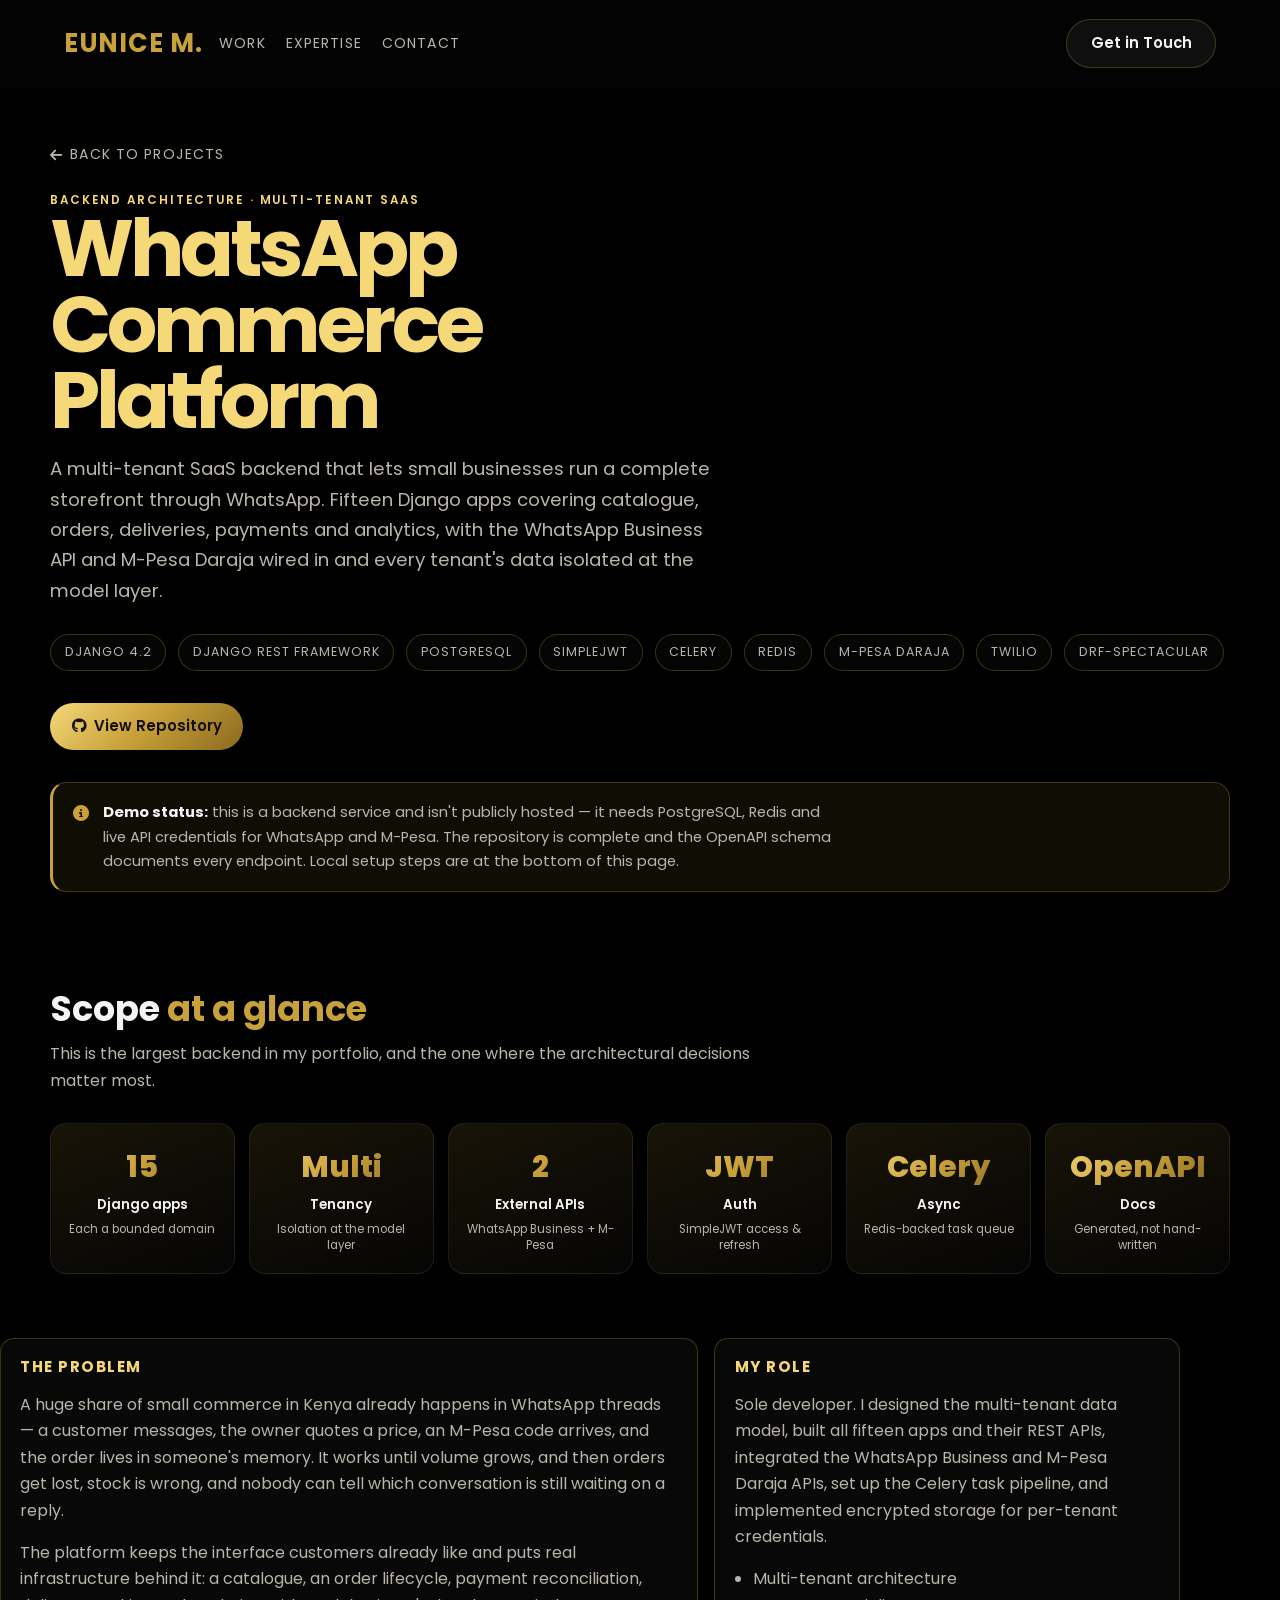
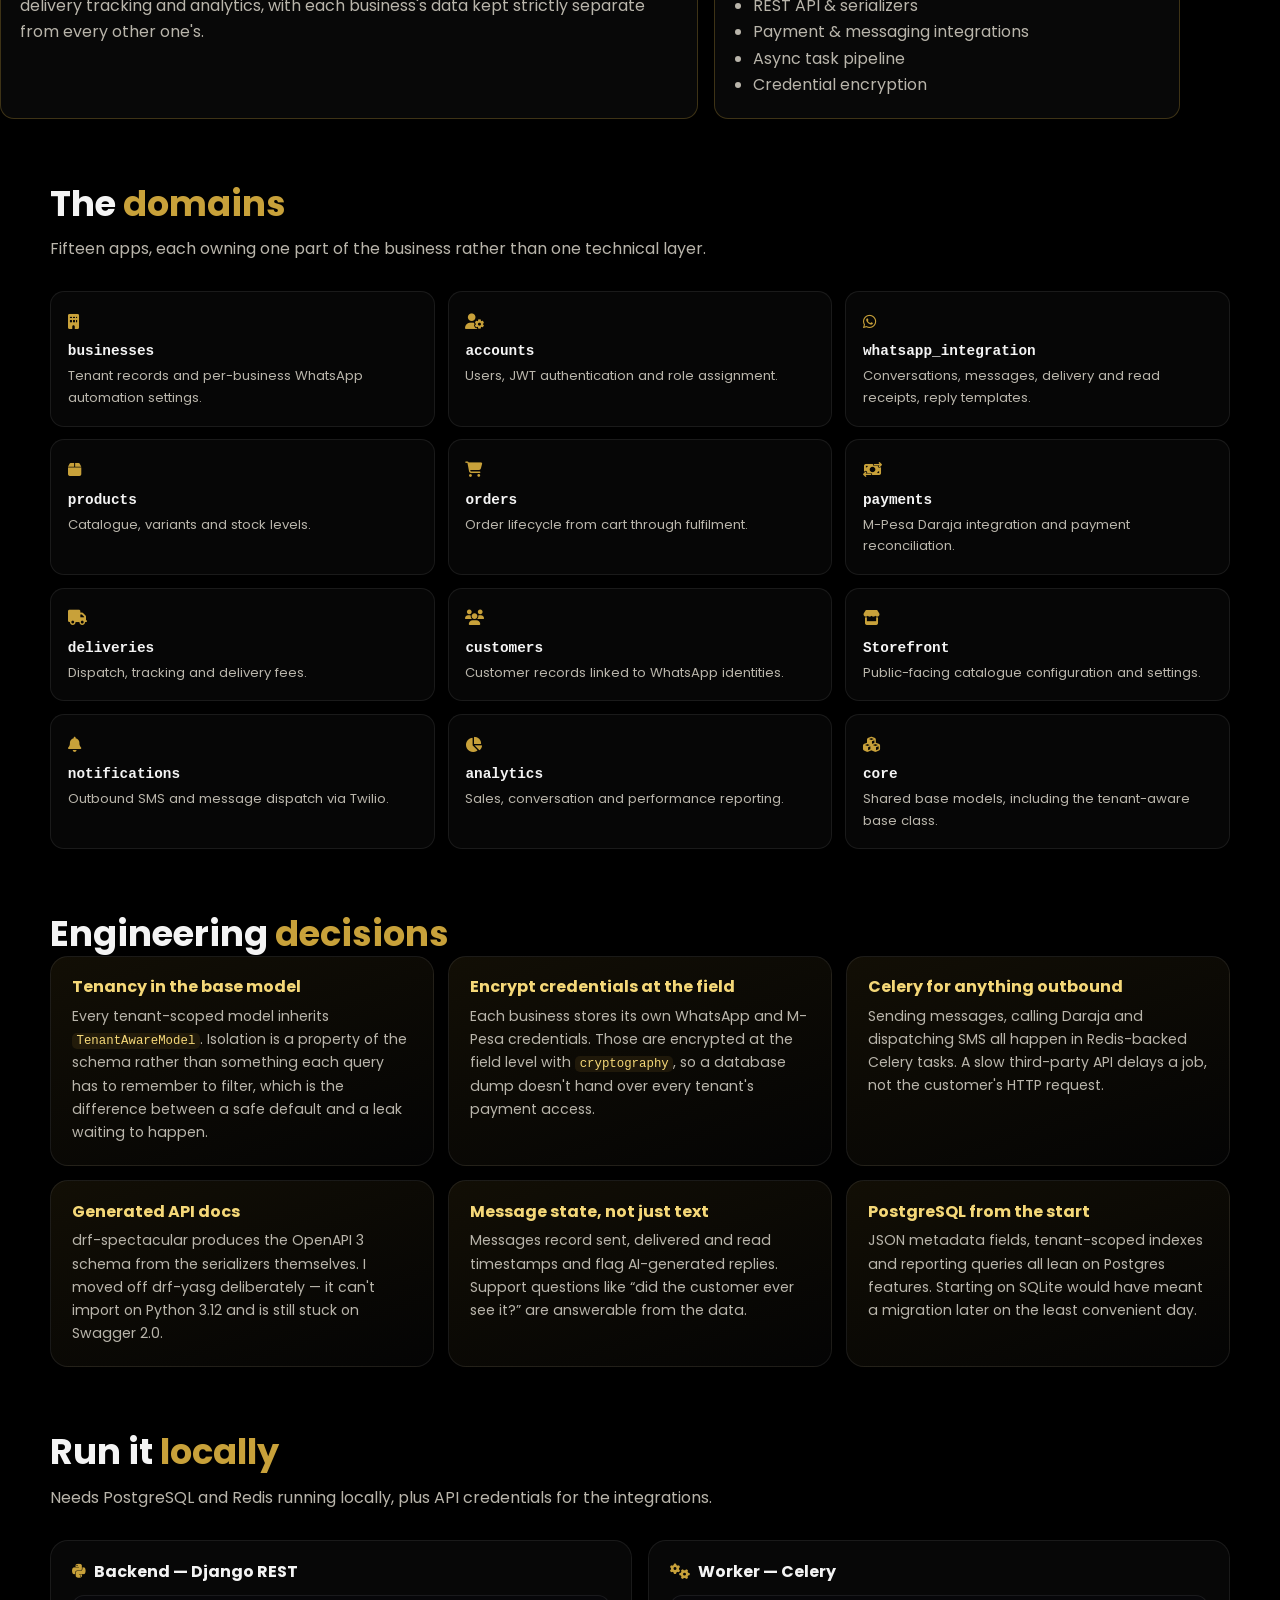
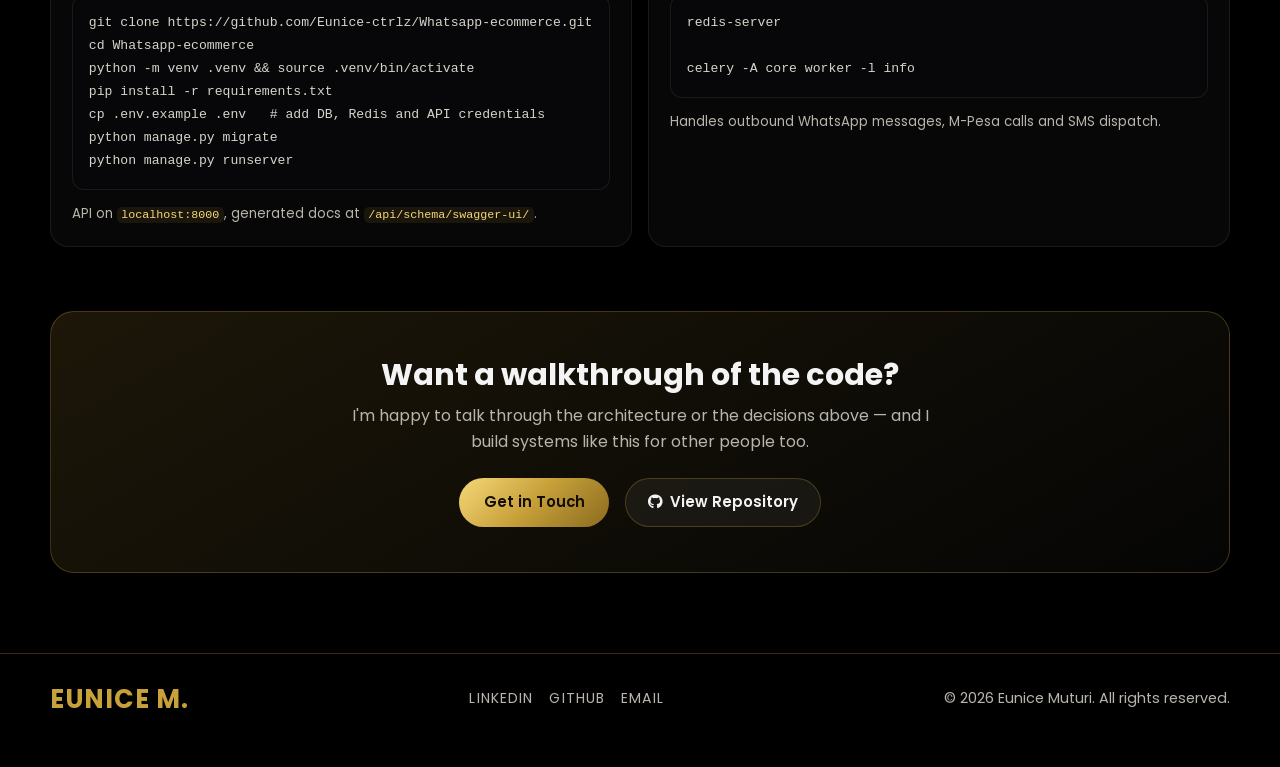
<file: projects/whatsapp-commerce-platform.html>
<!DOCTYPE html>
<html lang="en">
<head>
    <meta charset="UTF-8">
    <meta name="viewport" content="width=device-width, initial-scale=1.0">
    <meta name="description" content="Multi-tenant WhatsApp commerce platform by Eunice Muturi — Django REST backend with M-Pesa payments, WhatsApp Business API integration, Celery task queue and encrypted credential storage.">
    <meta property="og:title" content="WhatsApp Commerce Platform | Eunice Muturi">
    <meta property="og:description" content="Multi-tenant WhatsApp commerce platform by Eunice Muturi — Django REST backend with M-Pesa payments, WhatsApp Business API integration, Celery task queue and encrypted credential storage.">
    <meta property="og:type" content="article">
    <title>WhatsApp Commerce Platform | Eunice Muturi</title>
    <link rel="icon" type="image/png" href="../images/logo.png">
    <link rel="preconnect" href="https://fonts.googleapis.com">
    <link rel="preconnect" href="https://fonts.gstatic.com" crossorigin>
    <link href="https://fonts.googleapis.com/css2?family=Poppins:wght@300;400;500;600;700;800&display=swap" rel="stylesheet">
    <link rel="stylesheet" href="../styles.css">
    <link rel="stylesheet" href="https://cdnjs.cloudflare.com/ajax/libs/font-awesome/6.5.1/css/all.min.css">
</head>
<body class="project-page">
    <header>
        <div class="project-topbar">
            <a class="project-brand" href="../index.html">EUNICE M.</a>
            <nav class="project-nav">
                <a href="../index.html#portfolio">Work</a>
                <a href="../index.html#expertise">Expertise</a>
                <a href="../index.html#contact">Contact</a>
            </nav>
            <a class="btn btn-alt" href="../index.html#contact">Get in Touch</a>
        </div>
    </header>

    <main>
        <section class="project-hero">
            <div class="project-shell">
                <a class="project-back-link" href="../index.html#portfolio"><i class="fa-solid fa-arrow-left" aria-hidden="true"></i> Back to Projects</a>
                <p class="eyebrow">Backend Architecture &middot; Multi-tenant SaaS</p>
                <h1 class="project-title">WhatsApp Commerce Platform</h1>
                <p class="project-intro">A multi-tenant SaaS backend that lets small businesses run a complete storefront through WhatsApp. Fifteen Django apps covering catalogue, orders, deliveries, payments and analytics, with the WhatsApp Business API and M-Pesa Daraja wired in and every tenant's data isolated at the model layer.</p>

                <div class="project-tags">
                    <span>Django 4.2</span>
                    <span>Django REST Framework</span>
                    <span>PostgreSQL</span>
                    <span>SimpleJWT</span>
                    <span>Celery</span>
                    <span>Redis</span>
                    <span>M-Pesa Daraja</span>
                    <span>Twilio</span>
                    <span>drf-spectacular</span>
                </div>

                <div class="project-actions">
                    <a class="btn" href="https://github.com/Eunice-ctrlz/Whatsapp-ecommerce" target="_blank" rel="noopener"><i class="fa-brands fa-github" aria-hidden="true"></i> View Repository</a>
                </div>

                <div class="case-notice">
                    <i class="fa-solid fa-circle-info" aria-hidden="true"></i>
                    <p><strong>Demo status:</strong> this is a backend service and isn't publicly hosted &mdash; it needs PostgreSQL, Redis and live API credentials for WhatsApp and M-Pesa. The repository is complete and the OpenAPI schema documents every endpoint. Local setup steps are at the bottom of this page.</p>
                </div>
            </div>
        </section>

        <section class="project-shell case-section">
            <h2 class="case-heading">Scope <span>at a glance</span></h2>
            <p class="case-lead">This is the largest backend in my portfolio, and the one where the architectural decisions matter most.</p>
            <div class="metric-grid">
                <div class="metric-card">
                    <strong>15</strong>
                    <span>Django apps</span>
                    <small>Each a bounded domain</small>
                </div>
                <div class="metric-card">
                    <strong>Multi</strong>
                    <span>Tenancy</span>
                    <small>Isolation at the model layer</small>
                </div>
                <div class="metric-card">
                    <strong>2</strong>
                    <span>External APIs</span>
                    <small>WhatsApp Business + M-Pesa</small>
                </div>
                <div class="metric-card">
                    <strong>JWT</strong>
                    <span>Auth</span>
                    <small>SimpleJWT access &amp; refresh</small>
                </div>
                <div class="metric-card">
                    <strong>Celery</strong>
                    <span>Async</span>
                    <small>Redis-backed task queue</small>
                </div>
                <div class="metric-card">
                    <strong>OpenAPI</strong>
                    <span>Docs</span>
                    <small>Generated, not hand-written</small>
                </div>
            </div>
        </section>

        <section class="project-shell project-info-grid">
            <article class="project-panel">
                <h2>The Problem</h2>
                <p>A huge share of small commerce in Kenya already happens in WhatsApp threads &mdash; a customer messages, the owner quotes a price, an M-Pesa code arrives, and the order lives in someone's memory. It works until volume grows, and then orders get lost, stock is wrong, and nobody can tell which conversation is still waiting on a reply.</p><p>The platform keeps the interface customers already like and puts real infrastructure behind it: a catalogue, an order lifecycle, payment reconciliation, delivery tracking and analytics, with each business's data kept strictly separate from every other one's.</p>
            </article>
            <article class="project-panel">
                <h2>My Role</h2>
                <p>Sole developer. I designed the multi-tenant data model, built all fifteen apps and their REST APIs, integrated the WhatsApp Business and M-Pesa Daraja APIs, set up the Celery task pipeline, and implemented encrypted storage for per-tenant credentials.</p>
                <ul>
                    <li>Multi-tenant architecture</li>
                    <li>REST API &amp; serializers</li>
                    <li>Payment &amp; messaging integrations</li>
                    <li>Async task pipeline</li>
                    <li>Credential encryption</li>
                </ul>
            </article>
        </section>

        <section class="project-shell case-section">
            <h2 class="case-heading">The <span>domains</span></h2>
            <p class="case-lead">Fifteen apps, each owning one part of the business rather than one technical layer.</p>
            <div class="module-grid">
                <div class="module-card"><i class="fa-solid fa-building" aria-hidden="true"></i><h4>businesses</h4><p>Tenant records and per-business WhatsApp automation settings.</p></div>
                <div class="module-card"><i class="fa-solid fa-user-gear" aria-hidden="true"></i><h4>accounts</h4><p>Users, JWT authentication and role assignment.</p></div>
                <div class="module-card"><i class="fa-brands fa-whatsapp" aria-hidden="true"></i><h4>whatsapp_integration</h4><p>Conversations, messages, delivery and read receipts, reply templates.</p></div>
                <div class="module-card"><i class="fa-solid fa-box" aria-hidden="true"></i><h4>products</h4><p>Catalogue, variants and stock levels.</p></div>
                <div class="module-card"><i class="fa-solid fa-cart-shopping" aria-hidden="true"></i><h4>orders</h4><p>Order lifecycle from cart through fulfilment.</p></div>
                <div class="module-card"><i class="fa-solid fa-money-bill-transfer" aria-hidden="true"></i><h4>payments</h4><p>M-Pesa Daraja integration and payment reconciliation.</p></div>
                <div class="module-card"><i class="fa-solid fa-truck" aria-hidden="true"></i><h4>deliveries</h4><p>Dispatch, tracking and delivery fees.</p></div>
                <div class="module-card"><i class="fa-solid fa-users" aria-hidden="true"></i><h4>customers</h4><p>Customer records linked to WhatsApp identities.</p></div>
                <div class="module-card"><i class="fa-solid fa-store" aria-hidden="true"></i><h4>Storefront</h4><p>Public-facing catalogue configuration and settings.</p></div>
                <div class="module-card"><i class="fa-solid fa-bell" aria-hidden="true"></i><h4>notifications</h4><p>Outbound SMS and message dispatch via Twilio.</p></div>
                <div class="module-card"><i class="fa-solid fa-chart-pie" aria-hidden="true"></i><h4>analytics</h4><p>Sales, conversation and performance reporting.</p></div>
                <div class="module-card"><i class="fa-solid fa-cubes" aria-hidden="true"></i><h4>core</h4><p>Shared base models, including the tenant-aware base class.</p></div>
            </div>
        </section>

        <section class="project-shell case-section">
            <h2 class="case-heading">Engineering <span>decisions</span></h2>
            <div class="decision-grid">
                <article class="decision-card">
                    <h3>Tenancy in the base model</h3>
                    <p>Every tenant-scoped model inherits <code>TenantAwareModel</code>. Isolation is a property of the schema rather than something each query has to remember to filter, which is the difference between a safe default and a leak waiting to happen.</p>
                </article>
                <article class="decision-card">
                    <h3>Encrypt credentials at the field</h3>
                    <p>Each business stores its own WhatsApp and M-Pesa credentials. Those are encrypted at the field level with <code>cryptography</code>, so a database dump doesn't hand over every tenant's payment access.</p>
                </article>
                <article class="decision-card">
                    <h3>Celery for anything outbound</h3>
                    <p>Sending messages, calling Daraja and dispatching SMS all happen in Redis-backed Celery tasks. A slow third-party API delays a job, not the customer's HTTP request.</p>
                </article>
                <article class="decision-card">
                    <h3>Generated API docs</h3>
                    <p>drf-spectacular produces the OpenAPI 3 schema from the serializers themselves. I moved off drf-yasg deliberately &mdash; it can't import on Python 3.12 and is still stuck on Swagger 2.0.</p>
                </article>
                <article class="decision-card">
                    <h3>Message state, not just text</h3>
                    <p>Messages record sent, delivered and read timestamps and flag AI-generated replies. Support questions like &ldquo;did the customer ever see it?&rdquo; are answerable from the data.</p>
                </article>
                <article class="decision-card">
                    <h3>PostgreSQL from the start</h3>
                    <p>JSON metadata fields, tenant-scoped indexes and reporting queries all lean on Postgres features. Starting on SQLite would have meant a migration later on the least convenient day.</p>
                </article>
            </div>
        </section>

        <section class="project-shell case-section" id="run-locally">
            <h2 class="case-heading">Run it <span>locally</span></h2>
            <p class="case-lead">Needs PostgreSQL and Redis running locally, plus API credentials for the integrations.</p>
            <div class="run-grid">
                <div class="run-block">
                    <h3><i class="fa-brands fa-python" aria-hidden="true"></i> Backend &mdash; Django REST</h3>
                    <pre><code>git clone https://github.com/Eunice-ctrlz/Whatsapp-ecommerce.git
cd Whatsapp-ecommerce
python -m venv .venv &amp;&amp; source .venv/bin/activate
pip install -r requirements.txt
cp .env.example .env   # add DB, Redis and API credentials
python manage.py migrate
python manage.py runserver</code></pre>
                    <p class="run-note">API on <code>localhost:8000</code>, generated docs at <code>/api/schema/swagger-ui/</code>.</p>
                </div>
                <div class="run-block">
                    <h3><i class="fa-solid fa-gears" aria-hidden="true"></i> Worker &mdash; Celery</h3>
                    <pre><code>redis-server

celery -A core worker -l info</code></pre>
                    <p class="run-note">Handles outbound WhatsApp messages, M-Pesa calls and SMS dispatch.</p>
                </div>
            </div>
        </section>

        <section class="project-shell case-cta">
            <h2>Want a walkthrough of the code?</h2>
            <p>I'm happy to talk through the architecture or the decisions above &mdash; and I build systems like this for other people too.</p>
            <div class="project-actions">
                <a class="btn" href="../index.html#contact">Get in Touch</a>
                <a class="btn btn-alt" href="https://github.com/Eunice-ctrlz/Whatsapp-ecommerce" target="_blank" rel="noopener"><i class="fa-brands fa-github" aria-hidden="true"></i> View Repository</a>
            </div>
        </section>
    </main>

    <footer class="project-footer">
        <div class="project-footer-inner">
            <a class="project-brand" href="../index.html">EUNICE M.</a>
            <div class="project-footer-links">
                <a href="https://www.linkedin.com/in/eunice-muturi-7023b6342/" target="_blank" rel="noopener">LinkedIn</a>
                <a href="https://github.com/Eunice-ctrlz" target="_blank" rel="noopener">GitHub</a>
                <a href="../index.html#contact">Email</a>
            </div>
            <div class="project-footer-copy">&copy; <span id="year"></span> Eunice Muturi. All rights reserved.</div>
        </div>
    </footer>

    <script>
        document.getElementById("year").textContent = new Date().getFullYear();
    </script>
</body>
</html>
</file>
<file: styles.css>
/* =========================================================
   Eunice Muturi — Portfolio
   Palette: gold on black
   ========================================================= */

:root {
    --bg: #050505;
    --bg-soft: #0d0b06;
    --panel: rgba(255, 255, 255, 0.028);
    --panel-strong: rgba(255, 255, 255, 0.05);
    --text: #f4f4f4;
    --muted: #b9b5ab;
    --accent: #c8a13a;
    --accent-soft: #f5d878;
    --accent-deep: #8a6a1e;
    --border: rgba(200, 161, 58, 0.28);
    --border-soft: rgba(255, 255, 255, 0.08);
    --gold-grad: linear-gradient(135deg, #f5d878 0%, #c8a13a 48%, #8a6a1e 100%);
    --radius: 20px;
    --max-content: 1180px;
    --header-height: 78px;
    --shadow: 0 24px 55px rgba(0, 0, 0, 0.55);
}

* {
    box-sizing: border-box;
}

html {
    scroll-behavior: smooth;
    -webkit-text-size-adjust: 100%;
}

body {
    margin: 0;
    font-family: "Poppins", system-ui, -apple-system, "Segoe UI", sans-serif;
    background-color: var(--bg);
    background-image:
        radial-gradient(circle at 88% -5%, rgba(200, 161, 58, 0.22) 0%, transparent 42%),
        radial-gradient(circle at 2% 30%, rgba(138, 106, 30, 0.14) 0%, transparent 38%),
        radial-gradient(circle at 60% 110%, rgba(200, 161, 58, 0.1) 0%, transparent 45%);
    background-attachment: fixed;
    color: var(--text);
    line-height: 1.65;
    overflow-x: hidden;
}

/* Decorative rings and glow blobs sit outside the layout box. Without this the
   document widens past the screen on small phones, and because the header is
   fixed it sizes to that wider box and pushes the menu button off the edge. */
html {
    overflow-x: clip;
}

a {
    color: inherit;
}

img {
    max-width: 100%;
    display: block;
}

h1, h2, h3, h4 {
    line-height: 1.2;
}

a:focus-visible,
button:focus-visible,
input:focus-visible,
textarea:focus-visible {
    outline: 3px solid var(--accent-soft);
    outline-offset: 3px;
}

.sr-only {
    position: absolute;
    width: 1px;
    height: 1px;
    padding: 0;
    margin: -1px;
    overflow: hidden;
    clip: rect(0 0 0 0);
    white-space: nowrap;
    border: 0;
}

.skip-link {
    position: absolute;
    left: -999px;
    top: 0;
    z-index: 2000;
    background: var(--accent);
    color: #111;
    padding: 0.6rem 1rem;
    border-radius: 0 0 10px 0;
    font-weight: 600;
    text-decoration: none;
}

.skip-link:focus {
    left: 0;
}

main section[id] {
    scroll-margin-top: calc(var(--header-height) + 20px);
}

/* ---------------- Section headings ---------------- */

.section-title {
    text-align: center;
    margin: 0;
    font-size: clamp(1.75rem, 4.2vw, 2.85rem);
    font-weight: 700;
    letter-spacing: -0.01em;
}

.section-title span {
    background: linear-gradient(120deg, #f5d878, #c8a13a);
    -webkit-background-clip: text;
    background-clip: text;
    color: transparent;
}

.section-sub {
    text-align: center;
    max-width: 62ch;
    margin: 0.75rem auto 0;
    color: var(--muted);
    font-size: 0.98rem;
}

.eyebrow {
    margin: 0;
    text-transform: uppercase;
    letter-spacing: 0.16em;
    color: var(--accent-soft);
    font-size: 0.74rem;
    font-weight: 600;
}

/* ---------------- Buttons ---------------- */

.header-button,
.btn {
    display: inline-flex;
    align-items: center;
    justify-content: center;
    gap: 0.5rem;
    text-decoration: none;
    border: none;
    border-radius: 999px;
    background: var(--gold-grad);
    color: #120e04;
    font-family: inherit;
    font-weight: 600;
    font-size: 0.93rem;
    padding: 0.7rem 1.35rem;
    transition: transform 0.25s ease, box-shadow 0.25s ease, filter 0.25s ease;
    cursor: pointer;
    white-space: nowrap;
}

.header-button:hover,
.btn:hover {
    filter: brightness(1.08);
    transform: translateY(-2px);
    box-shadow: 0 0 22px rgba(245, 216, 120, 0.32), 0 12px 26px rgba(0, 0, 0, 0.45);
}

.btn-alt {
    background: rgba(255, 255, 255, 0.05);
    border: 1px solid var(--border);
    color: var(--text);
}

.btn-alt:hover {
    background: rgba(200, 161, 58, 0.16);
    filter: none;
}

.button-row {
    display: flex;
    flex-wrap: wrap;
    gap: 0.6rem;
}

/* ---------------- Header ---------------- */

header {
    position: fixed;
    inset: 0 0 auto 0;
    z-index: 1000;
    min-height: var(--header-height);
    display: flex;
    align-items: center;
    gap: 1rem;
    justify-content: space-between;
    padding: 0.8rem clamp(1rem, 4vw, 3rem);
    background: rgba(5, 5, 5, 0.72);
    backdrop-filter: blur(14px);
    border-bottom: 1px solid transparent;
    transition: background 0.3s ease, border-color 0.3s ease, box-shadow 0.3s ease;
}

header.scrolled {
    background: rgba(5, 5, 5, 0.92);
    border-bottom-color: rgba(200, 161, 58, 0.24);
    box-shadow: 0 10px 30px rgba(0, 0, 0, 0.55);
}

.logo {
    display: inline-flex;
    align-items: center;
    gap: 0.55rem;
    text-decoration: none;
    font-size: clamp(1.15rem, 2.4vw, 1.5rem);
    font-weight: 700;
    white-space: nowrap;
}

.logo-mark {
    display: inline-flex;
}

.logo-text span {
    color: var(--accent);
    text-shadow: 0 0 14px rgba(200, 161, 58, 0.5);
}

.menu-toggle {
    display: none;
    border: 1px solid var(--border);
    background: rgba(255, 255, 255, 0.03);
    color: var(--text);
    width: 44px;
    height: 44px;
    border-radius: 12px;
    font-size: 1.05rem;
    align-items: center;
    justify-content: center;
    cursor: pointer;
}

nav {
    flex: 1;
}

.navbar {
    display: flex;
    justify-content: center;
    align-items: center;
    gap: clamp(0.6rem, 1.6vw, 1.4rem);
}

.navbar a {
    position: relative;
    text-decoration: none;
    font-size: 0.94rem;
    color: var(--muted);
    padding: 0.3rem 0.1rem;
    transition: color 0.25s ease;
}

.navbar a::after {
    content: "";
    position: absolute;
    left: 0;
    right: 0;
    bottom: -2px;
    height: 2px;
    border-radius: 2px;
    background: var(--gold-grad);
    transform: scaleX(0);
    transform-origin: left;
    transition: transform 0.25s ease;
}

.navbar a:hover,
.navbar a.active {
    color: var(--accent-soft);
}

.navbar a:hover::after,
.navbar a.active::after {
    transform: scaleX(1);
}

.header-actions {
    display: flex;
    align-items: center;
}

main {
    padding-top: calc(var(--header-height) + 1rem);
}

/* ---------------- Hero ---------------- */

.hero-section {
    position: relative;
    width: min(100% - 2rem, var(--max-content));
    margin-inline: auto;
    min-height: calc(100svh - var(--header-height));
    display: grid;
    grid-template-columns: 1.08fr 0.92fr;
    align-items: center;
    gap: clamp(1.5rem, 4vw, 3rem);
    padding-block: clamp(2rem, 5vw, 3.5rem);
}

.glow {
    position: absolute;
    border-radius: 50%;
    filter: blur(90px);
    pointer-events: none;
    z-index: -1;
}

.glow-a {
    width: 320px;
    height: 320px;
    top: -60px;
    right: -40px;
    background: rgba(200, 161, 58, 0.3);
}

.glow-b {
    width: 260px;
    height: 260px;
    bottom: 0;
    left: -80px;
    background: rgba(138, 106, 30, 0.28);
}

.hello {
    margin: 0 0 0.5rem;
    color: var(--accent-soft);
    font-size: 0.95rem;
    letter-spacing: 0.1em;
}

.hero-text h1 {
    margin: 0;
    font-size: clamp(2rem, 5.4vw, 3.6rem);
    font-weight: 800;
    letter-spacing: -0.02em;
    min-height: 1.2em;
}

.typed {
    background: linear-gradient(120deg, #f5d878, #c8a13a 60%, #f5d878);
    -webkit-background-clip: text;
    background-clip: text;
    color: transparent;
}

.caret {
    display: inline-block;
    width: 3px;
    height: 0.95em;
    margin-left: 4px;
    vertical-align: -0.12em;
    background: var(--accent-soft);
    animation: blink 1s step-end infinite;
}

@keyframes blink {
    0%, 100% { opacity: 1; }
    50% { opacity: 0; }
}

.hero-role {
    margin: 0.7rem 0 0.85rem;
    font-size: clamp(1rem, 2.2vw, 1.3rem);
    font-weight: 500;
    color: #ece9e0;
}

.hero-copy {
    margin: 0;
    color: var(--muted);
    max-width: 58ch;
}

.hero-form {
    margin-top: 1.6rem;
    display: flex;
    align-items: center;
    gap: 0.4rem;
    max-width: 430px;
    padding: 0.4rem 0.4rem 0.4rem 0.5rem;
    background: rgba(255, 255, 255, 0.04);
    border: 1px solid var(--border);
    border-radius: 999px;
}

.hero-form input {
    flex: 1;
    min-width: 0;
    border: none;
    background: transparent;
    color: var(--text);
    font-family: inherit;
    font-size: 0.92rem;
    padding: 0.55rem 0.6rem;
}

.hero-form input::placeholder {
    color: #8d8a82;
}

.hero-form input:focus {
    outline: none;
}

.hero-form:focus-within {
    border-color: var(--accent);
    box-shadow: 0 0 0 3px rgba(200, 161, 58, 0.15);
}

.hero-form-status {
    min-height: 1.3rem;
    margin: 0.45rem 0 0;
    font-size: 0.86rem;
    color: var(--accent-soft);
}

.hero-form-status.error {
    color: #ffb3b3;
}

.social-icons {
    margin-top: 1.2rem;
    display: flex;
    align-items: center;
    flex-wrap: wrap;
    gap: 0.6rem;
}

.social-icons a {
    display: inline-flex;
    justify-content: center;
    align-items: center;
    width: 42px;
    height: 42px;
    border: 1px solid var(--border);
    border-radius: 50%;
    color: var(--accent-soft);
    text-decoration: none;
    font-size: 0.98rem;
    transition: transform 0.25s ease, background 0.25s ease, color 0.25s ease;
}

.social-icons a:hover {
    background: var(--gold-grad);
    color: #120e04;
    transform: translateY(-3px);
    box-shadow: 0 0 18px rgba(245, 216, 120, 0.35);
}

.hero-image {
    position: relative;
    display: flex;
    justify-content: center;
    align-items: center;
}

.hero-image img {
    position: relative;
    z-index: 1;
    width: min(360px, 78vw);
    aspect-ratio: 1 / 1;
    object-fit: cover;
    border-radius: 50%;
    border: 3px solid rgba(200, 161, 58, 0.85);
    box-shadow: 0 0 24px rgba(245, 216, 120, 0.28), 0 0 70px rgba(200, 161, 58, 0.32);
}

.hero-image-ring {
    position: absolute;
    width: min(420px, 88vw);
    aspect-ratio: 1 / 1;
    border-radius: 50%;
    border: 1px dashed rgba(200, 161, 58, 0.4);
    animation: spin 26s linear infinite;
}

.hero-image-ring::before {
    content: "";
    position: absolute;
    inset: 22px;
    border-radius: 50%;
    border: 1px solid rgba(200, 161, 58, 0.14);
}

@keyframes spin {
    to { transform: rotate(360deg); }
}

.float-chip {
    position: absolute;
    z-index: 2;
    display: inline-flex;
    align-items: center;
    gap: 0.4rem;
    padding: 0.42rem 0.85rem;
    border-radius: 999px;
    font-size: 0.78rem;
    font-weight: 500;
    color: var(--accent-soft);
    background: rgba(10, 8, 3, 0.9);
    border: 1px solid var(--border);
    box-shadow: 0 10px 24px rgba(0, 0, 0, 0.5);
    animation: bob 5s ease-in-out infinite;
}

.chip-1 { top: 8%; left: 0; }
.chip-2 { bottom: 16%; left: 2%; animation-delay: 1.2s; }
.chip-3 { top: 28%; right: 0; animation-delay: 2.4s; }

@keyframes bob {
    0%, 100% { transform: translateY(0); }
    50% { transform: translateY(-9px); }
}

.spark {
    position: absolute;
    width: 10px;
    height: 10px;
    border-radius: 50%;
    background: var(--accent-soft);
    box-shadow: 0 0 14px rgba(245, 216, 120, 0.8);
    animation: bob 4s ease-in-out infinite;
}

.spark-1 { top: 12%; right: 22%; }
.spark-2 { bottom: 10%; right: 30%; width: 6px; height: 6px; animation-delay: 1.6s; }

/* ---------------- Expertise panel ---------------- */

.expertise {
    width: min(100% - 2rem, var(--max-content));
    margin: clamp(1rem, 4vw, 2.5rem) auto 0;
}

.expertise-panel {
    display: grid;
    grid-template-columns: repeat(3, minmax(0, 1fr));
    gap: clamp(1rem, 2.4vw, 2rem);
    padding: clamp(1.5rem, 3.5vw, 2.6rem);
    border-radius: 26px;
    background: linear-gradient(160deg, rgba(255, 255, 255, 0.05), rgba(255, 255, 255, 0.015));
    border: 1px solid var(--border-soft);
    box-shadow: var(--shadow);
}

.expertise-item h3 {
    margin: 0.85rem 0 0.5rem;
    font-size: 1.08rem;
    font-weight: 600;
}

.expertise-item p {
    margin: 0;
    color: var(--muted);
    font-size: 0.9rem;
}

.expertise-icon {
    display: inline-flex;
    align-items: center;
    justify-content: center;
    width: 46px;
    height: 46px;
    border-radius: 14px;
    font-size: 1.05rem;
    color: var(--accent-soft);
    background: rgba(200, 161, 58, 0.14);
    border: 1px solid var(--border);
    transition: transform 0.25s ease, background 0.25s ease, color 0.25s ease;
}

.expertise-item:hover .expertise-icon {
    background: var(--gold-grad);
    color: #120e04;
    transform: translateY(-3px) rotate(-6deg);
}

/* ---------------- About + stats ---------------- */

.about-section {
    width: min(100% - 2rem, var(--max-content));
    margin: clamp(2.5rem, 6vw, 4.5rem) auto 0;
    display: grid;
    grid-template-columns: 1.1fr 0.9fr;
    align-items: center;
    gap: clamp(1.5rem, 4vw, 3rem);
}

.about-copy h2 {
    margin: 0.6rem 0 1rem;
    font-size: clamp(1.6rem, 3.6vw, 2.4rem);
}

.about-copy h2 span {
    color: var(--accent);
}

.about-copy p {
    margin: 0 0 1rem;
    color: var(--muted);
    max-width: 60ch;
}

.about-points {
    display: flex;
    flex-wrap: wrap;
    gap: 0.6rem 1.2rem;
    margin: 0 0 1.4rem;
    font-size: 0.9rem;
}

.about-points i {
    color: var(--accent);
    margin-right: 0.35rem;
}

.stat-grid {
    display: grid;
    grid-template-columns: repeat(2, minmax(0, 1fr));
    gap: 1rem;
}

.stat-card {
    padding: 1.4rem 1.2rem;
    border-radius: 18px;
    text-align: center;
    background: linear-gradient(155deg, rgba(200, 161, 58, 0.14), rgba(255, 255, 255, 0.02));
    border: 1px solid var(--border);
    transition: transform 0.3s ease, box-shadow 0.3s ease;
}

.stat-card:hover {
    transform: translateY(-5px);
    box-shadow: 0 18px 34px rgba(0, 0, 0, 0.45);
}

.stat-card strong {
    display: block;
    font-size: clamp(1.7rem, 4vw, 2.35rem);
    font-weight: 800;
    background: var(--gold-grad);
    -webkit-background-clip: text;
    background-clip: text;
    color: transparent;
}

.stat-card span {
    font-size: 0.83rem;
    color: var(--muted);
}

/* ---------------- Featured project ---------------- */

.featured-project {
    width: min(100% - 2rem, var(--max-content));
    margin: clamp(2.5rem, 6vw, 4.5rem) auto 0;
}

.featured-card {
    display: grid;
    grid-template-columns: 1fr 1fr;
    align-items: stretch;
    background: linear-gradient(145deg, rgba(90, 67, 21, 0.55), rgba(14, 12, 6, 0.92));
    border: 1px solid var(--border);
    border-radius: 24px;
    overflow: hidden;
    box-shadow: var(--shadow);
}

.featured-image img {
    width: 100%;
    height: 100%;
    min-height: clamp(230px, 30vw, 340px);
    object-fit: cover;
}

.featured-content {
    padding: clamp(1.3rem, 3vw, 2.2rem);
    display: flex;
    flex-direction: column;
    justify-content: center;
    gap: 0.75rem;
}

.featured-content h2 {
    margin: 0;
    font-size: clamp(1.3rem, 2.6vw, 1.85rem);
}

.featured-summary {
    margin: 0;
    color: var(--muted);
}

.tech-badges {
    display: flex;
    flex-wrap: wrap;
    gap: 0.45rem;
}

.tech-badges span {
    border: 1px solid var(--border);
    border-radius: 999px;
    padding: 0.3rem 0.75rem;
    font-size: 0.78rem;
    color: var(--accent-soft);
    background: rgba(200, 161, 58, 0.1);
}

/* ---------------- Projects ---------------- */

.portfolio-section {
    width: min(100% - 2rem, var(--max-content));
    margin: clamp(2.5rem, 6vw, 4.5rem) auto 0;
}

.filter-row {
    display: flex;
    flex-wrap: wrap;
    justify-content: center;
    gap: 0.6rem;
    margin: 1.6rem 0 1.8rem;
}

.filter-btn {
    border: 1px solid var(--border);
    background: rgba(255, 255, 255, 0.03);
    color: var(--muted);
    font-family: inherit;
    font-size: 0.86rem;
    padding: 0.5rem 1.15rem;
    border-radius: 999px;
    cursor: pointer;
    transition: all 0.25s ease;
}

.filter-btn:hover {
    color: var(--accent-soft);
    border-color: var(--accent);
}

.filter-btn.active {
    background: var(--gold-grad);
    color: #120e04;
    border-color: transparent;
    font-weight: 600;
}

.project-grid {
    display: grid;
    grid-template-columns: repeat(3, minmax(0, 1fr));
    gap: 1.1rem;
}

.project-box {
    position: relative;
    overflow: hidden;
    border: 1px solid var(--border-soft);
    border-radius: 20px;
    background: #100d06;
    transition: border-color 0.3s ease, transform 0.3s ease;
}

.project-box[hidden] {
    display: none;
}

.project-box:hover {
    border-color: var(--accent);
    transform: translateY(-4px);
}

.project-box img {
    width: 100%;
    height: clamp(230px, 26vw, 300px);
    object-fit: cover;
    transition: transform 0.45s ease;
}

.project-box:hover img {
    transform: scale(1.07);
}

.project-content {
    position: absolute;
    inset: 0;
    padding: 1.1rem;
    background: linear-gradient(to top, rgba(5, 4, 1, 0.97) 30%, rgba(5, 4, 1, 0.55));
    display: flex;
    flex-direction: column;
    justify-content: flex-end;
    gap: 0.3rem;
    opacity: 0;
    transform: translateY(14px);
    transition: opacity 0.3s ease, transform 0.3s ease;
    pointer-events: none;
}

.project-box:hover .project-content,
.project-box:focus-within .project-content {
    opacity: 1;
    transform: translateY(0);
    pointer-events: auto;
}

.project-tag {
    align-self: flex-start;
    font-size: 0.68rem;
    letter-spacing: 0.12em;
    text-transform: uppercase;
    color: var(--accent-soft);
    border: 1px solid var(--border);
    border-radius: 999px;
    padding: 0.15rem 0.6rem;
    margin-bottom: 0.35rem;
}

.project-content h3 {
    margin: 0;
    font-size: 1.08rem;
}

.project-content p {
    margin: 0.3rem 0 0.75rem;
    font-size: 0.86rem;
    color: #d5d2c9;
}

.project-content .btn {
    padding: 0.5rem 1rem;
    font-size: 0.84rem;
}

.filter-empty {
    text-align: center;
    color: var(--muted);
    margin-top: 1.5rem;
}

.portfolio-more {
    margin: 1.6rem auto 0;
    max-width: 78ch;
    text-align: center;
    font-size: 0.88rem;
    color: var(--muted);
}

.portfolio-more a {
    color: var(--accent-soft);
    font-weight: 500;
}

/* ---------------- Skills ---------------- */

.skills-section {
    width: min(100% - 2rem, 980px);
    margin: clamp(2.5rem, 6vw, 4.5rem) auto 0;
}

.skills-wrapper {
    margin-top: 1.8rem;
    display: grid;
    grid-template-columns: repeat(3, minmax(0, 1fr));
    gap: 1.2rem;
}

.skill-category {
    padding: 1.3rem;
    border-radius: 18px;
    background: var(--panel);
    border: 1px solid var(--border-soft);
}

.skill-category h3 {
    margin: 0 0 1rem;
    font-size: 0.82rem;
    color: var(--accent-soft);
    letter-spacing: 0.09em;
    text-transform: uppercase;
}

.skills-wrapper .bar {
    margin: 0 0 1rem;
}

.skills-wrapper .bar:last-child {
    margin-bottom: 0;
}

.bar-name {
    display: flex;
    justify-content: space-between;
    gap: 0.8rem;
    margin-bottom: 0.4rem;
    font-size: 0.86rem;
}

.bar-percent {
    color: var(--accent-soft);
}

.progress-bar {
    height: 8px;
    background: rgba(255, 255, 255, 0.07);
    border-radius: 999px;
    overflow: hidden;
}

.progress-bar span {
    display: block;
    width: 0;
    height: 100%;
    background: var(--gold-grad);
    border-radius: inherit;
    transition: width 1.3s cubic-bezier(0.22, 1, 0.36, 1);
}

.progress-bar span.animate.html { width: 90%; }
.progress-bar span.animate.css { width: 85%; }
.progress-bar span.animate.python { width: 90%; }
.progress-bar span.animate.javascript { width: 80%; }
.progress-bar span.animate.ml { width: 85%; }
.progress-bar span.animate.data { width: 85%; }
.progress-bar span.animate.backend { width: 88%; }
.progress-bar span.animate.frontend { width: 85%; }
.progress-bar span.animate.database { width: 82%; }
.progress-bar span.animate.git { width: 88%; }

/* ---------------- Packages ---------------- */

.packages {
    width: min(100% - 2rem, var(--max-content));
    margin: clamp(2.5rem, 6vw, 4.5rem) auto 0;
}

.package-grid {
    margin-top: 2rem;
    display: grid;
    grid-template-columns: repeat(3, minmax(0, 1fr));
    gap: 1.1rem;
    align-items: start;
}

.package-card {
    position: relative;
    padding: 1.6rem 1.4rem;
    border-radius: 22px;
    background: var(--panel);
    border: 1px solid var(--border-soft);
    transition: transform 0.3s ease, border-color 0.3s ease, box-shadow 0.3s ease;
}

.package-card:hover {
    transform: translateY(-6px);
    border-color: var(--border);
    box-shadow: var(--shadow);
}

.featured-package {
    background: linear-gradient(165deg, rgba(200, 161, 58, 0.16), rgba(255, 255, 255, 0.02));
    border-color: var(--accent);
    box-shadow: 0 0 0 1px rgba(200, 161, 58, 0.25), var(--shadow);
}

.package-flag {
    position: absolute;
    top: 1.5rem;
    right: 1.3rem;
    font-size: 0.7rem;
    font-weight: 600;
    padding: 0.2rem 0.7rem;
    border-radius: 999px;
    background: var(--gold-grad);
    color: #120e04;
}

.package-flag.premium {
    background: rgba(255, 255, 255, 0.08);
    color: var(--accent-soft);
    border: 1px solid var(--border);
}

.package-card h3 {
    margin: 0;
    font-size: 1.35rem;
}

.package-note {
    margin: 0.2rem 0 0.9rem;
    color: var(--muted);
    font-size: 0.86rem;
}

.package-price {
    margin: 0 0 1.1rem;
    font-size: 1.5rem;
    font-weight: 700;
    color: var(--accent-soft);
}

.package-price span {
    display: block;
    font-size: 0.8rem;
    font-weight: 400;
    color: var(--muted);
}

.package-card h4 {
    margin: 1.4rem 0 0.7rem;
    font-size: 0.8rem;
    letter-spacing: 0.1em;
    text-transform: uppercase;
    color: var(--muted);
}

.package-list {
    list-style: none;
    margin: 0;
    padding: 0;
    display: grid;
    gap: 0.55rem;
}

.package-list li {
    position: relative;
    padding-left: 1.6rem;
    font-size: 0.89rem;
    color: #ddd9d0;
}

.package-list li::before {
    content: "\f058";
    font-family: "Font Awesome 6 Free";
    font-weight: 900;
    position: absolute;
    left: 0;
    top: 0.06rem;
    color: var(--accent);
    font-size: 0.85rem;
}

/* ---------------- FAQ ---------------- */

.faq-section {
    width: min(100% - 2rem, 900px);
    margin: clamp(2.5rem, 6vw, 4.5rem) auto 0;
}

.faq-list {
    margin-top: 2rem;
}

.faq-item {
    border-bottom: 1px solid var(--border-soft);
}

.faq-question {
    width: 100%;
    display: flex;
    align-items: center;
    justify-content: space-between;
    gap: 1rem;
    padding: 1.2rem 0;
    background: none;
    border: none;
    color: var(--text);
    font-family: inherit;
    font-size: clamp(0.95rem, 2vw, 1.08rem);
    font-weight: 500;
    text-align: left;
    cursor: pointer;
    transition: color 0.25s ease;
}

.faq-question:hover {
    color: var(--accent-soft);
}

.faq-question i {
    flex: 0 0 auto;
    display: inline-flex;
    align-items: center;
    justify-content: center;
    width: 32px;
    height: 32px;
    border-radius: 50%;
    font-size: 0.8rem;
    color: var(--accent-soft);
    border: 1px solid var(--border);
    background: rgba(200, 161, 58, 0.1);
    transition: background 0.25s ease, color 0.25s ease;
}

.faq-item.open .faq-question i {
    background: var(--gold-grad);
    color: #120e04;
    border-color: transparent;
}

.faq-answer {
    display: grid;
    grid-template-rows: 0fr;
    transition: grid-template-rows 0.35s ease;
}

.faq-item.open .faq-answer {
    grid-template-rows: 1fr;
}

.faq-answer p {
    overflow: hidden;
    margin: 0;
    color: var(--muted);
    font-size: 0.92rem;
    max-width: 78ch;
}

.faq-item.open .faq-answer p {
    padding-bottom: 1.3rem;
}

/* ---------------- Testimonials ---------------- */

.testimonials {
    width: min(100% - 2rem, var(--max-content));
    margin: clamp(2.5rem, 6vw, 4.5rem) auto 0;
}

.testimonials-grid {
    margin-top: 2rem;
    display: grid;
    grid-template-columns: repeat(2, minmax(0, 1fr));
    gap: 1.1rem;
}

.testimonial-card {
    position: relative;
    overflow: hidden;
    padding: 1.5rem;
    border-radius: 20px;
    border: 1px solid var(--border-soft);
    background: linear-gradient(150deg, rgba(200, 161, 58, 0.1), rgba(255, 255, 255, 0.015));
    transition: transform 0.3s ease, border-color 0.3s ease;
}

.testimonial-card:hover {
    transform: translateY(-5px);
    border-color: var(--border);
}

.testimonial-head {
    display: flex;
    align-items: center;
    gap: 0.8rem;
    margin-bottom: 0.9rem;
}

.avatar {
    display: inline-flex;
    align-items: center;
    justify-content: center;
    width: 46px;
    height: 46px;
    border-radius: 50%;
    background: var(--gold-grad);
    color: #120e04;
    font-weight: 700;
    font-size: 0.9rem;
}

.testimonial-head h3 {
    margin: 0;
    font-size: 1rem;
}

.testimonial-head span {
    font-size: 0.82rem;
    color: var(--muted);
}

.testimonial-card p {
    margin: 0;
    color: #dcd8cf;
    font-size: 0.93rem;
}

.quote-mark {
    position: absolute;
    right: 1.1rem;
    bottom: 0.6rem;
    font-size: 2.6rem;
    color: rgba(200, 161, 58, 0.16);
}

/* ---------------- Stack strip ---------------- */

.stack-section {
    width: min(100% - 2rem, var(--max-content));
    margin: clamp(2.5rem, 6vw, 4.5rem) auto 0;
    padding: clamp(1.5rem, 3.5vw, 2.4rem);
    border-radius: 26px;
    background: linear-gradient(150deg, rgba(255, 255, 255, 0.045), rgba(255, 255, 255, 0.012));
    border: 1px solid var(--border-soft);
}

.stack-head {
    display: flex;
    align-items: flex-end;
    justify-content: space-between;
    gap: 1rem;
    flex-wrap: wrap;
    margin-bottom: 1.6rem;
}

.stack-head h2 {
    margin: 0;
    font-size: clamp(1.3rem, 3vw, 1.9rem);
    color: var(--accent-soft);
}

.stack-link {
    text-decoration: none;
    color: var(--accent);
    font-size: 0.9rem;
    font-weight: 500;
}

.stack-link:hover {
    color: var(--accent-soft);
}

.stack-logos {
    display: flex;
    flex-wrap: wrap;
    justify-content: space-between;
    gap: 1rem 1.5rem;
}

.stack-logos span {
    display: inline-flex;
    align-items: center;
    gap: 0.5rem;
    font-size: clamp(0.95rem, 2vw, 1.15rem);
    font-weight: 600;
    color: #cfcac0;
    opacity: 0.75;
    transition: opacity 0.25s ease, color 0.25s ease;
}

.stack-logos span:hover {
    opacity: 1;
    color: var(--accent-soft);
}

.stack-logos i {
    font-size: 1.25em;
    color: var(--accent);
}

/* ---------------- Currently ---------------- */

.now-section {
    width: min(100% - 2rem, var(--max-content));
    margin: clamp(2.5rem, 6vw, 4.5rem) auto 0;
    text-align: center;
}

.now-section p {
    max-width: 64ch;
    margin: 0.8rem auto 1.2rem;
    color: var(--muted);
}

.now-section .tech-badges {
    justify-content: center;
}

/* ---------------- Contact ---------------- */

.contact {
    width: min(100% - 2rem, var(--max-content));
    margin: clamp(2.5rem, 6vw, 4.5rem) auto 0;
}

.availability {
    text-align: center;
    color: var(--muted);
    margin: 0.7rem 0 0;
}

.contact-grid {
    margin-top: 2rem;
    display: grid;
    grid-template-columns: 0.85fr 1.15fr;
    gap: 1.2rem;
    align-items: start;
}

.contact-info {
    display: grid;
    gap: 0.8rem;
}

.contact-line {
    display: flex;
    align-items: center;
    gap: 0.9rem;
    padding: 1rem 1.1rem;
    border-radius: 16px;
    text-decoration: none;
    background: var(--panel);
    border: 1px solid var(--border-soft);
    transition: border-color 0.25s ease, transform 0.25s ease, background 0.25s ease;
}

.contact-line:hover {
    border-color: var(--accent);
    background: rgba(200, 161, 58, 0.08);
    transform: translateX(4px);
}

.contact-line i {
    display: inline-flex;
    align-items: center;
    justify-content: center;
    flex: 0 0 auto;
    width: 40px;
    height: 40px;
    border-radius: 12px;
    background: rgba(200, 161, 58, 0.14);
    color: var(--accent-soft);
}

.contact-line span {
    font-size: 0.88rem;
    color: var(--muted);
    word-break: break-word;
}

.contact-line strong {
    display: block;
    color: var(--text);
    font-size: 0.95rem;
    font-weight: 600;
}

.contact form {
    display: grid;
    gap: 0.9rem;
    padding: clamp(1.2rem, 3vw, 1.8rem);
    border-radius: 20px;
    background: var(--panel);
    border: 1px solid var(--border-soft);
}

.field-row {
    display: grid;
    grid-template-columns: repeat(2, minmax(0, 1fr));
    gap: 0.9rem;
}

.field {
    display: grid;
    gap: 0.35rem;
}

.contact label {
    font-size: 0.85rem;
    color: var(--muted);
}

.contact input,
.contact textarea {
    width: 100%;
    border-radius: 12px;
    border: 1px solid var(--border-soft);
    background: rgba(0, 0, 0, 0.35);
    color: var(--text);
    font-family: inherit;
    padding: 0.75rem 0.9rem;
    font-size: 0.93rem;
}

.contact input::placeholder,
.contact textarea::placeholder {
    color: #8d8a82;
}

.contact input:focus,
.contact textarea:focus {
    outline: none;
    border-color: var(--accent);
    box-shadow: 0 0 0 3px rgba(200, 161, 58, 0.15);
}

.contact textarea {
    min-height: 160px;
    resize: vertical;
}

.contact button[type="submit"] {
    justify-self: start;
}

.form-status {
    min-height: 1.3rem;
    margin: 0;
    color: var(--accent-soft);
    font-size: 0.88rem;
}

.form-status.error {
    color: #ffb3b3;
}

/* ---------------- Footer ---------------- */

footer {
    margin-top: clamp(3rem, 7vw, 5rem);
    padding: 0 0 2rem;
}

.footer-panel {
    width: min(100% - 2rem, var(--max-content));
    margin-inline: auto;
    display: grid;
    grid-template-columns: 1.5fr 1fr 1fr 1.4fr;
    gap: clamp(1.5rem, 3vw, 2.5rem);
    padding: clamp(1.8rem, 4vw, 2.8rem);
    border-radius: 26px;
    background: linear-gradient(160deg, rgba(255, 255, 255, 0.045), rgba(255, 255, 255, 0.012));
    border: 1px solid var(--border-soft);
}

.footer-brand h3 {
    margin: 0 0 0.7rem;
    font-size: 1.25rem;
}

.footer-brand h3 span {
    color: var(--accent);
}

.footer-brand p {
    margin: 0 0 1rem;
    color: var(--muted);
    font-size: 0.88rem;
    max-width: 40ch;
}

.footer-location strong {
    color: var(--text);
}

.footer-col h4,
.footer-contact h4 {
    margin: 0 0 1rem;
    font-size: 0.82rem;
    letter-spacing: 0.12em;
    text-transform: uppercase;
    color: var(--accent-soft);
}

.footer-col ul {
    list-style: none;
    margin: 0;
    padding: 0;
    display: grid;
    gap: 0.55rem;
}

.footer-col a {
    text-decoration: none;
    color: var(--muted);
    font-size: 0.88rem;
    transition: color 0.25s ease, padding-left 0.25s ease;
}

.footer-col a:hover {
    color: var(--accent-soft);
    padding-left: 4px;
}

.footer-contact p {
    margin: 0 0 1rem;
    color: var(--muted);
    font-size: 0.88rem;
}

.footer-mail {
    display: inline-flex;
    align-items: center;
    gap: 0.5rem;
    margin-bottom: 1.1rem;
    color: var(--accent-soft);
    text-decoration: none;
    font-size: 0.87rem;
    word-break: break-all;
}

.footer-bottom {
    width: min(100% - 2rem, var(--max-content));
    margin: 1.5rem auto 0;
    display: flex;
    align-items: center;
    justify-content: space-between;
    flex-wrap: wrap;
    gap: 1rem;
    padding-top: 1.2rem;
    border-top: 1px solid var(--border-soft);
    color: var(--muted);
    font-size: 0.85rem;
}

.footer-bottom p {
    margin: 0;
}

.footer-socials {
    display: flex;
    gap: 0.6rem;
}

.footer-socials a {
    width: 36px;
    height: 36px;
    display: inline-flex;
    align-items: center;
    justify-content: center;
    border: 1px solid var(--border-soft);
    border-radius: 50%;
    text-decoration: none;
    color: var(--muted);
    transition: all 0.25s ease;
}

.footer-socials a:hover {
    color: var(--accent-soft);
    border-color: var(--accent);
    transform: translateY(-2px);
}

/* ---------------- Back to top ---------------- */

.to-top {
    position: fixed;
    right: clamp(0.9rem, 3vw, 1.8rem);
    bottom: clamp(0.9rem, 3vw, 1.8rem);
    z-index: 900;
    display: inline-flex;
    align-items: center;
    justify-content: center;
    width: 46px;
    height: 46px;
    border-radius: 50%;
    text-decoration: none;
    color: #120e04;
    background: var(--gold-grad);
    box-shadow: 0 12px 28px rgba(0, 0, 0, 0.5);
    opacity: 0;
    visibility: hidden;
    transform: translateY(12px);
    transition: opacity 0.3s ease, transform 0.3s ease, visibility 0.3s;
}

.to-top.visible {
    opacity: 1;
    visibility: visible;
    transform: translateY(0);
}

/* ---------------- Reveal animation ---------------- */

.reveal {
    opacity: 0;
    transform: translateY(24px);
    transition: opacity 0.6s ease, transform 0.6s ease;
}

.reveal.visible {
    opacity: 1;
    transform: none;
}

/* =========================================================
   Contact standalone page
   ========================================================= */

.contact-page {
    min-height: 100svh;
    padding: 2rem 1rem 3rem;
}

.contact-page .card {
    width: min(100%, 760px);
    margin: 0 auto;
    background: rgba(255, 255, 255, 0.03);
    border: 1px solid rgba(255, 255, 255, 0.1);
    border-radius: 20px;
    padding: clamp(1rem, 4vw, 2rem);
}

.contact-page .link-row {
    display: flex;
    flex-wrap: wrap;
    gap: 0.7rem 1rem;
    margin-bottom: 1rem;
}

.contact-page .link-row a {
    color: var(--accent-soft);
}

/* =========================================================
   Project case study pages
   ========================================================= */

.project-page {
    min-height: 100svh;
    background: #000;
}

.project-page header {
    min-height: 88px;
    padding-block: 1rem;
}

.project-shell {
    width: min(100% - 2rem, var(--max-content));
    margin-inline: auto;
}

.project-topbar,
.project-footer-inner {
    display: flex;
    align-items: center;
    justify-content: space-between;
    gap: 1rem;
    width: min(100% - 2rem, var(--max-content));
    margin-inline: auto;
}

.project-brand {
    font-size: clamp(1.25rem, 2vw, 1.8rem);
    font-weight: 700;
    letter-spacing: 0.04em;
    color: var(--accent);
}

.project-nav {
    display: flex;
    gap: 1.25rem;
    flex-wrap: wrap;
}

.project-nav a,
.project-footer-links a,
.project-back-link {
    text-decoration: none;
    color: var(--muted);
    font-size: 0.88rem;
    letter-spacing: 0.08em;
    text-transform: uppercase;
    transition: color 0.25s ease;
}

.project-nav a:hover,
.project-footer-links a:hover,
.project-back-link:hover {
    color: var(--accent-soft);
}

.project-hero {
    padding: 3rem 0 2rem;
}

.project-back-link {
    display: inline-flex;
    align-items: center;
    gap: 0.45rem;
    margin-bottom: 1.5rem;
}

.project-title {
    margin: 0;
    color: var(--accent-soft);
    font-size: clamp(2.5rem, 7vw, 5rem);
    line-height: 0.95;
    letter-spacing: -0.05em;
    max-width: 11ch;
}

.project-intro {
    margin: 1rem 0 1.75rem;
    max-width: 62ch;
    color: var(--muted);
    font-size: clamp(1rem, 1.5vw, 1.15rem);
}

.project-tags {
    display: flex;
    flex-wrap: wrap;
    gap: 0.75rem;
    margin-bottom: 2rem;
}

.project-tags span,
.project-meta span {
    display: inline-flex;
    align-items: center;
    justify-content: center;
    border: 1px solid var(--border);
    color: var(--muted);
    background: rgba(255, 255, 255, 0.02);
    padding: 0.45rem 0.85rem;
    border-radius: 999px;
    font-size: 0.78rem;
    letter-spacing: 0.08em;
    text-transform: uppercase;
}

.project-actions {
    display: flex;
    flex-wrap: wrap;
    gap: 1rem;
}

.project-preview-wrap {
    padding: 1rem 0 2rem;
}

.project-preview-card {
    border: 1px solid var(--border);
    background: linear-gradient(180deg, rgba(35, 35, 35, 0.95), rgba(17, 17, 17, 0.96));
    border-radius: 18px;
    overflow: hidden;
    box-shadow: 0 30px 60px rgba(0, 0, 0, 0.45);
}

.project-browser-bar {
    display: flex;
    align-items: center;
    gap: 0.5rem;
    padding: 0.85rem 1rem;
    border-bottom: 1px solid var(--border);
    background: var(--bg-soft);
}

.project-browser-dot {
    width: 0.75rem;
    height: 0.75rem;
    border-radius: 999px;
}

.project-browser-dot.red { background: #ff5f57; }
.project-browser-dot.yellow { background: #febc2e; }
.project-browser-dot.green { background: #28c840; }

.project-browser-url {
    margin-left: auto;
    margin-right: auto;
    padding: 0.3rem 0.9rem;
    border-radius: 999px;
    background: rgba(255, 255, 255, 0.04);
    color: var(--muted);
    font-size: 0.74rem;
    letter-spacing: 0.1em;
    text-transform: uppercase;
}

.project-preview {
    position: relative;
    min-height: 420px;
    background: #0e0e0e;
}

.project-preview img {
    width: 100%;
    height: 100%;
    min-height: 420px;
    object-fit: cover;
    opacity: 0.82;
    mix-blend-mode: screen;
}

.project-preview::after {
    content: "";
    position: absolute;
    inset: 0;
    background: linear-gradient(to top, rgba(0, 0, 0, 0.95), transparent 58%);
    pointer-events: none;
}

.project-info-grid {
    display: grid;
    grid-template-columns: 1.2fr 0.8fr;
    gap: 1rem;
    margin: 1.5rem 0 2rem;
}

.project-panel {
    padding: 1.2rem;
    border-radius: 14px;
    border: 1px solid var(--border);
    background: rgba(255, 255, 255, 0.03);
}

.project-panel h2 {
    margin: 0 0 0.75rem;
    color: var(--accent-soft);
    font-size: 0.95rem;
    letter-spacing: 0.1em;
    text-transform: uppercase;
}

.project-panel p,
.project-panel li {
    color: var(--muted);
}

.project-panel ul {
    margin: 0;
    padding-left: 1.15rem;
}

.project-footer {
    border-top: 1px solid var(--border);
    padding: 1.5rem 0 2.5rem;
}

.project-footer-links {
    display: flex;
    flex-wrap: wrap;
    gap: 1rem;
}

.project-footer-copy {
    color: var(--muted);
    font-size: 0.9rem;
}

.project-page .btn {
    min-width: 150px;
}

.project-brand {
    text-decoration: none;
}

/* ---- Live embed preview ---- */

.project-browser-open {
    margin-left: auto;
    display: inline-flex;
    align-items: center;
    gap: 0.35rem;
    text-decoration: none;
    color: var(--accent-soft);
    font-size: 0.74rem;
    letter-spacing: 0.08em;
    text-transform: uppercase;
}

.project-browser-bar .project-browser-url {
    margin-right: 0;
}

.project-live-frame {
    position: relative;
    background: #0b0b0b;
    height: clamp(340px, 62vh, 640px);
}

.project-live-frame iframe {
    width: 100%;
    height: 100%;
    border: 0;
    display: block;
}

.project-frame-note {
    width: min(100% - 2rem, var(--max-content));
    margin: 0.8rem auto 0;
    color: var(--muted);
    font-size: 0.83rem;
    text-align: center;
}

.project-frame-note a {
    color: var(--accent-soft);
}

/* ---- Case study sections ---- */

.case-section {
    margin-block: clamp(2.5rem, 6vw, 4rem);
}

.case-heading {
    margin: 0;
    font-size: clamp(1.5rem, 3.6vw, 2.2rem);
}

.case-heading span {
    color: var(--accent);
}

.case-lead {
    max-width: 72ch;
    margin: 0.7rem 0 1.8rem;
    color: var(--muted);
}

.project-page code {
    font-family: "SFMono-Regular", Consolas, "Liberation Mono", monospace;
    font-size: 0.88em;
    color: var(--accent-soft);
    background: rgba(200, 161, 58, 0.1);
    border-radius: 5px;
    padding: 0.08em 0.38em;
    word-break: break-word;
}

.case-notice {
    display: flex;
    gap: 0.9rem;
    align-items: flex-start;
    margin-top: 2rem;
    padding: 1.1rem 1.25rem;
    border-radius: 16px;
    border: 1px solid var(--border);
    border-left: 3px solid var(--accent);
    background: rgba(200, 161, 58, 0.08);
}

.case-notice i {
    color: var(--accent);
    margin-top: 0.28rem;
}

.case-notice p {
    margin: 0;
    color: var(--muted);
    font-size: 0.92rem;
    max-width: 82ch;
}

.case-notice strong {
    color: var(--text);
}

.case-notice a {
    color: var(--accent-soft);
}

/* ---- Metrics ---- */

.metric-grid {
    display: grid;
    grid-template-columns: repeat(6, minmax(0, 1fr));
    gap: 0.9rem;
}

.metric-card {
    padding: 1.2rem 1rem;
    border-radius: 16px;
    text-align: center;
    border: 1px solid var(--border-soft);
    background: linear-gradient(158deg, rgba(200, 161, 58, 0.12), rgba(255, 255, 255, 0.02));
    transition: transform 0.3s ease, border-color 0.3s ease;
}

.metric-card:hover {
    transform: translateY(-4px);
    border-color: var(--border);
}

.metric-card strong {
    display: block;
    font-size: clamp(1.4rem, 3vw, 1.85rem);
    font-weight: 800;
    background: var(--gold-grad);
    -webkit-background-clip: text;
    background-clip: text;
    color: transparent;
}

.metric-card span {
    display: block;
    margin-top: 0.15rem;
    font-size: 0.84rem;
    font-weight: 600;
    color: var(--text);
}

.metric-card small {
    display: block;
    margin-top: 0.3rem;
    font-size: 0.72rem;
    line-height: 1.4;
    color: var(--muted);
}

.case-callout {
    margin-top: 1.5rem;
    padding: 1.3rem 1.4rem;
    border-radius: 18px;
    border: 1px solid var(--border-soft);
    background: rgba(255, 255, 255, 0.028);
}

.case-callout h3 {
    margin: 0 0 0.6rem;
    font-size: 1rem;
    color: var(--accent-soft);
}

.case-callout h3 i {
    margin-right: 0.4rem;
}

.case-callout p {
    margin: 0;
    color: var(--muted);
    font-size: 0.93rem;
    max-width: 88ch;
}

.case-callout strong {
    color: var(--text);
}

/* ---- Architecture ---- */

.arch-flow {
    display: grid;
    grid-template-columns: 1fr auto 1fr auto 1fr;
    align-items: stretch;
    gap: 0.8rem;
}

.arch-col {
    padding: 1.3rem;
    border-radius: 18px;
    border: 1px solid var(--border-soft);
    background: rgba(255, 255, 255, 0.028);
}

.arch-col h3 {
    margin: 0 0 0.85rem;
    font-size: 0.98rem;
    color: var(--accent-soft);
    display: flex;
    align-items: center;
    gap: 0.5rem;
}

.arch-col ul {
    list-style: none;
    margin: 0;
    padding: 0;
    display: grid;
    gap: 0.45rem;
}

.arch-col li {
    position: relative;
    padding-left: 1rem;
    font-size: 0.86rem;
    color: var(--muted);
}

.arch-col li::before {
    content: "";
    position: absolute;
    left: 0;
    top: 0.62em;
    width: 5px;
    height: 5px;
    border-radius: 50%;
    background: var(--accent);
}

.arch-arrow {
    display: flex;
    align-items: center;
    justify-content: center;
    color: var(--accent);
    font-size: 1.1rem;
}

.module-grid {
    margin-top: 1.2rem;
    display: grid;
    grid-template-columns: repeat(3, minmax(0, 1fr));
    gap: 0.8rem;
}

.module-card {
    padding: 1.05rem;
    border-radius: 14px;
    border: 1px solid var(--border-soft);
    background: rgba(255, 255, 255, 0.022);
    transition: border-color 0.25s ease, transform 0.25s ease;
}

.module-card:hover {
    border-color: var(--border);
    transform: translateY(-3px);
}

.module-card i {
    color: var(--accent);
    font-size: 0.95rem;
}

.module-card h4 {
    margin: 0.5rem 0 0.3rem;
    font-size: 0.9rem;
    font-family: "SFMono-Regular", Consolas, monospace;
    color: var(--text);
}

.module-card p {
    margin: 0;
    font-size: 0.82rem;
    color: var(--muted);
}

/* ---- Pipeline steps ---- */

.pipeline-steps {
    list-style: none;
    margin: 0;
    padding: 0;
    display: grid;
    grid-template-columns: repeat(3, minmax(0, 1fr));
    gap: 0.9rem;
    counter-reset: step;
}

.pipeline-steps li {
    position: relative;
    padding: 1.4rem 1.2rem 1.2rem;
    border-radius: 18px;
    border: 1px solid var(--border-soft);
    background: rgba(255, 255, 255, 0.028);
}

.step-num {
    font-size: 0.78rem;
    font-weight: 700;
    letter-spacing: 0.14em;
    color: var(--accent);
}

.pipeline-steps h3 {
    margin: 0.35rem 0 0.45rem;
    font-size: 1.05rem;
}

.pipeline-steps p {
    margin: 0;
    font-size: 0.87rem;
    color: var(--muted);
}

/* ---- Features ---- */

.feature-columns {
    display: grid;
    grid-template-columns: repeat(4, minmax(0, 1fr));
    gap: 0.9rem;
}

.feature-group {
    padding: 1.2rem;
    border-radius: 16px;
    border: 1px solid var(--border-soft);
    background: rgba(255, 255, 255, 0.028);
}

.feature-group h3 {
    margin: 0 0 0.75rem;
    font-size: 0.78rem;
    letter-spacing: 0.11em;
    text-transform: uppercase;
    color: var(--accent-soft);
}

.feature-group ul {
    list-style: none;
    margin: 0;
    padding: 0;
    display: grid;
    gap: 0.45rem;
}

.feature-group li {
    position: relative;
    padding-left: 1.35rem;
    font-size: 0.87rem;
    color: var(--muted);
}

.feature-group li::before {
    content: "\f00c";
    font-family: "Font Awesome 6 Free";
    font-weight: 900;
    position: absolute;
    left: 0;
    font-size: 0.72rem;
    color: var(--accent);
}

/* ---- Decisions ---- */

.decision-grid {
    display: grid;
    grid-template-columns: repeat(3, minmax(0, 1fr));
    gap: 0.9rem;
}

.decision-card {
    padding: 1.3rem;
    border-radius: 18px;
    border: 1px solid var(--border-soft);
    background: linear-gradient(160deg, rgba(200, 161, 58, 0.09), rgba(255, 255, 255, 0.015));
    transition: transform 0.3s ease, border-color 0.3s ease;
}

.decision-card:hover {
    transform: translateY(-4px);
    border-color: var(--border);
}

.decision-card h3 {
    margin: 0 0 0.5rem;
    font-size: 1rem;
    color: var(--accent-soft);
}

.decision-card p {
    margin: 0;
    font-size: 0.88rem;
    color: var(--muted);
}

/* ---- Run locally ---- */

.run-grid {
    display: grid;
    grid-template-columns: repeat(2, minmax(0, 1fr));
    gap: 1rem;
}

.run-block {
    padding: 1.3rem;
    border-radius: 18px;
    border: 1px solid var(--border-soft);
    background: rgba(255, 255, 255, 0.028);
}

.run-block h3 {
    margin: 0 0 0.9rem;
    font-size: 1rem;
    display: flex;
    align-items: center;
    gap: 0.5rem;
}

.run-block h3 i {
    color: var(--accent);
}

.run-block pre {
    margin: 0;
    padding: 1rem;
    border-radius: 12px;
    background: #07070a;
    border: 1px solid var(--border-soft);
    overflow-x: auto;
}

.run-block pre code {
    background: none;
    padding: 0;
    color: #d8d4c9;
    font-size: 0.82rem;
    line-height: 1.75;
    white-space: pre;
}

.run-note {
    margin: 0.8rem 0 0;
    font-size: 0.83rem;
    color: var(--muted);
}

/* ---- Roadmap ---- */

.roadmap {
    display: grid;
    grid-template-columns: repeat(2, minmax(0, 1fr));
    gap: 0.9rem;
}

.roadmap-item {
    display: flex;
    gap: 1rem;
    padding: 1.2rem;
    border-radius: 16px;
    border: 1px solid var(--border-soft);
    background: rgba(255, 255, 255, 0.025);
}

.roadmap-item i {
    flex: 0 0 auto;
    display: inline-flex;
    align-items: center;
    justify-content: center;
    width: 42px;
    height: 42px;
    border-radius: 12px;
    color: var(--accent-soft);
    background: rgba(200, 161, 58, 0.14);
    border: 1px solid var(--border);
}

.roadmap-item h3 {
    margin: 0 0 0.3rem;
    font-size: 0.98rem;
}

.roadmap-item p {
    margin: 0;
    font-size: 0.86rem;
    color: var(--muted);
}

/* ---- Case CTA ---- */

.case-cta {
    margin: clamp(2.5rem, 6vw, 4rem) auto;
    padding: clamp(1.8rem, 4vw, 2.8rem);
    border-radius: 24px;
    text-align: center;
    border: 1px solid var(--border);
    background: linear-gradient(150deg, rgba(200, 161, 58, 0.14), rgba(255, 255, 255, 0.02));
}

.case-cta h2 {
    margin: 0 0 0.6rem;
    font-size: clamp(1.35rem, 3vw, 1.9rem);
}

.case-cta p {
    margin: 0 auto 1.4rem;
    max-width: 60ch;
    color: var(--muted);
}

.case-cta .project-actions {
    justify-content: center;
}

@media (max-width: 1100px) {
    .metric-grid {
        grid-template-columns: repeat(3, minmax(0, 1fr));
    }

    .arch-flow {
        grid-template-columns: 1fr;
    }

    .arch-arrow {
        transform: rotate(90deg);
    }

    .module-grid,
    .pipeline-steps,
    .decision-grid,
    .feature-columns {
        grid-template-columns: repeat(2, minmax(0, 1fr));
    }
}

@media (max-width: 700px) {
    .metric-grid {
        grid-template-columns: repeat(2, minmax(0, 1fr));
    }

    .module-grid,
    .pipeline-steps,
    .decision-grid,
    .feature-columns,
    .run-grid,
    .roadmap {
        grid-template-columns: 1fr;
    }

    .project-live-frame {
        height: 420px;
    }

    .project-browser-open span {
        display: none;
    }
}

/* =========================================================
   Responsive
   ========================================================= */

@media (max-width: 1100px) {
    .navbar {
        gap: 0.8rem;
    }

    .navbar a {
        font-size: 0.88rem;
    }

    .hero-section {
        grid-template-columns: 1fr;
        text-align: center;
        min-height: auto;
    }

    .hero-copy {
        margin-inline: auto;
    }

    .hero-form {
        margin-inline: auto;
    }

    .social-icons {
        justify-content: center;
    }

    .hero-image {
        order: -1;
        margin-bottom: 1rem;
    }

    .expertise-panel,
    .project-grid,
    .skills-wrapper {
        grid-template-columns: repeat(2, minmax(0, 1fr));
    }

    .about-section {
        grid-template-columns: 1fr;
    }

    .featured-card {
        grid-template-columns: 1fr;
    }

    .contact-grid {
        grid-template-columns: 1fr;
    }

    .footer-panel {
        grid-template-columns: repeat(2, minmax(0, 1fr));
    }
}

@media (max-width: 960px) {
    .package-grid {
        grid-template-columns: 1fr;
        max-width: 460px;
        margin-inline: auto;
    }

    .project-topbar,
    .project-footer-inner {
        flex-direction: column;
        align-items: flex-start;
    }

    .project-info-grid {
        grid-template-columns: 1fr;
    }

    .project-browser-url {
        margin-left: 0;
    }

    .project-preview,
    .project-preview img {
        min-height: 320px;
    }
}

@media (max-width: 900px) {
    :root {
        --header-height: 68px;
    }

    header {
        padding: 0.7rem 1rem;
        flex-wrap: wrap;
    }

    .menu-toggle {
        display: inline-flex;
        order: 3;
    }

    .header-actions {
        display: none;
    }

    nav {
        display: none;
        flex: 0 0 100%;
        order: 4;
    }

    header.open nav {
        display: block;
    }

    .navbar {
        flex-direction: column;
        align-items: stretch;
        gap: 0.1rem;
        margin-top: 0.7rem;
        padding: 0.6rem;
        border-radius: 14px;
        background: #0b0a06;
        border: 1px solid var(--border-soft);
        box-shadow: 0 18px 35px rgba(0, 0, 0, 0.6);
    }

    .navbar a {
        width: 100%;
        padding: 0.65rem 0.6rem;
        border-radius: 10px;
        font-size: 0.95rem;
    }

    .navbar a:hover,
    .navbar a.active {
        background: rgba(200, 161, 58, 0.1);
    }

    .navbar a::after {
        display: none;
    }

    /* Touch devices: project details always visible */
    .project-box img {
        height: clamp(190px, 42vw, 240px);
    }

    .stack-logos {
        justify-content: flex-start;
        gap: 0.9rem 1.4rem;
    }
}

@media (max-width: 700px) {
    .expertise-panel,
    .project-grid,
    .skills-wrapper,
    .testimonials-grid,
    .stat-grid,
    .footer-panel,
    .field-row {
        grid-template-columns: 1fr;
    }

    .stat-grid {
        grid-template-columns: repeat(2, minmax(0, 1fr));
    }

    .expertise-item h3 br,
    .stack-head h2 br {
        display: none;
    }

    .footer-bottom {
        flex-direction: column;
        text-align: center;
    }
}

@media (max-width: 560px) {
    body {
        line-height: 1.6;
    }

    .hero-form {
        flex-direction: column;
        align-items: stretch;
        border-radius: 18px;
        padding: 0.6rem;
        gap: 0.55rem;
    }

    .hero-form .btn {
        width: 100%;
    }

    .float-chip {
        font-size: 0.7rem;
        padding: 0.32rem 0.65rem;
    }

    .chip-1 { top: 2%; left: -2%; }
    .chip-2 { bottom: 8%; left: -2%; }
    .chip-3 { top: 24%; right: -2%; }

    .filter-row {
        gap: 0.45rem;
    }

    .filter-btn {
        font-size: 0.8rem;
        padding: 0.42rem 0.9rem;
    }

    .button-row .btn,
    .button-row .btn-alt {
        flex: 1 1 100%;
    }

    .contact button[type="submit"] {
        width: 100%;
        justify-self: stretch;
    }

    .package-card {
        padding: 1.3rem 1.1rem;
    }
}

/* Touch / no-hover devices */
@media (hover: none), (pointer: coarse) {
    .project-content {
        position: static;
        opacity: 1;
        transform: none;
        pointer-events: auto;
        background: #0b0a05;
    }

    .project-box:hover img {
        transform: none;
    }
}

@media (prefers-reduced-motion: reduce) {
    *,
    *::before,
    *::after {
        animation-duration: 0.001ms !important;
        animation-iteration-count: 1 !important;
        transition-duration: 0.001ms !important;
        scroll-behavior: auto !important;
    }

    .reveal {
        opacity: 1;
        transform: none;
    }
}
</file>
